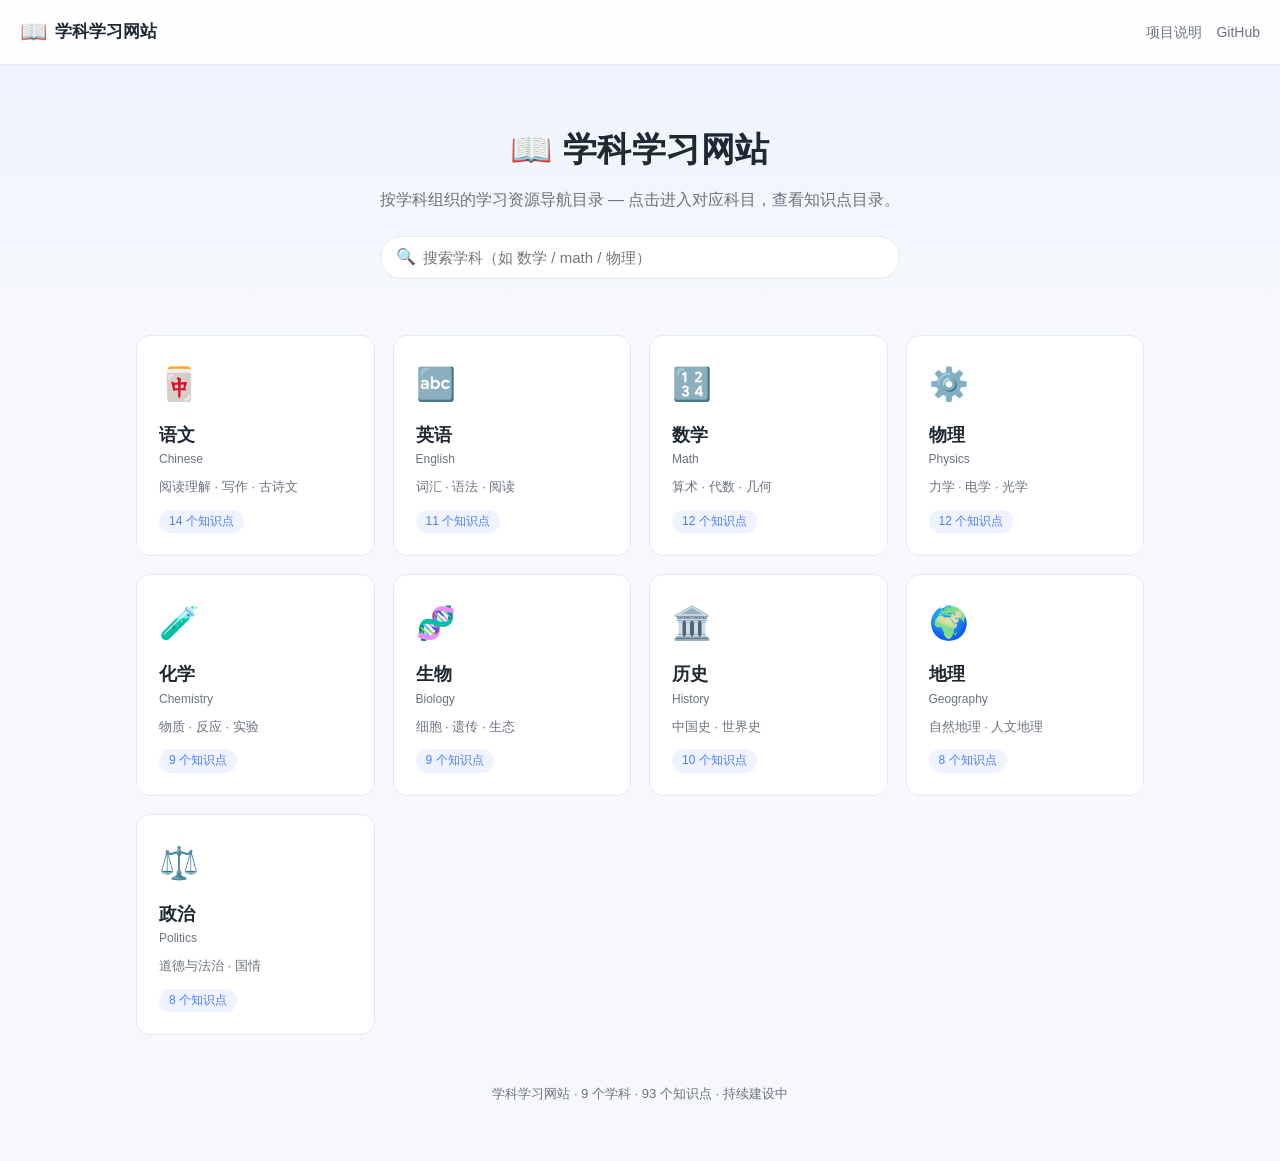
<file: index.html>
<!DOCTYPE html>
<html lang="zh-CN">
<head>
  <meta charset="UTF-8" />
  <meta name="viewport" content="width=device-width, initial-scale=1.0" />
  <title>学科学习网站 · 目录</title>
  <link rel="stylesheet" href="assets/style.css" />
</head>
<body>
  <div class="topbar">
    <div class="brand"><span class="logo">📖</span> 学科学习网站</div>
    <div class="links">
      <a href="README.md">项目说明</a>
      <a href="https://github.com/allenlinc/learn-hub">GitHub</a>
    </div>
  </div>

  <section class="hero">
    <h1>📖 学科学习网站</h1>
    <p>按学科组织的学习资源导航目录 — 点击进入对应科目，查看知识点目录。</p>
    <div class="search-wrap">
      <span class="icon">🔍</span>
      <input id="search" type="text" placeholder="搜索学科（如 数学 / math / 物理）" autocomplete="off" />
    </div>
  </section>

  <main>
    <a class="card" href="chi/" data-search="语文 chinese 阅读理解 · 写作 · 古诗文">
      <div class="emoji">🀄</div>
      <div class="name">语文</div>
      <div class="en">Chinese</div>
      <div class="desc">阅读理解 · 写作 · 古诗文</div>
      <div class="count">14 个知识点</div>
    </a>
    <a class="card" href="eng/" data-search="英语 english 词汇 · 语法 · 阅读">
      <div class="emoji">🔤</div>
      <div class="name">英语</div>
      <div class="en">English</div>
      <div class="desc">词汇 · 语法 · 阅读</div>
      <div class="count">11 个知识点</div>
    </a>
    <a class="card" href="math/" data-search="数学 math 算术 · 代数 · 几何">
      <div class="emoji">🔢</div>
      <div class="name">数学</div>
      <div class="en">Math</div>
      <div class="desc">算术 · 代数 · 几何</div>
      <div class="count">12 个知识点</div>
    </a>
    <a class="card" href="phy/" data-search="物理 physics 力学 · 电学 · 光学">
      <div class="emoji">⚙️</div>
      <div class="name">物理</div>
      <div class="en">Physics</div>
      <div class="desc">力学 · 电学 · 光学</div>
      <div class="count">12 个知识点</div>
    </a>
    <a class="card" href="chem/" data-search="化学 chemistry 物质 · 反应 · 实验">
      <div class="emoji">🧪</div>
      <div class="name">化学</div>
      <div class="en">Chemistry</div>
      <div class="desc">物质 · 反应 · 实验</div>
      <div class="count">9 个知识点</div>
    </a>
    <a class="card" href="bio/" data-search="生物 biology 细胞 · 遗传 · 生态">
      <div class="emoji">🧬</div>
      <div class="name">生物</div>
      <div class="en">Biology</div>
      <div class="desc">细胞 · 遗传 · 生态</div>
      <div class="count">9 个知识点</div>
    </a>
    <a class="card" href="hist/" data-search="历史 history 中国史 · 世界史">
      <div class="emoji">🏛️</div>
      <div class="name">历史</div>
      <div class="en">History</div>
      <div class="desc">中国史 · 世界史</div>
      <div class="count">10 个知识点</div>
    </a>
    <a class="card" href="geo/" data-search="地理 geography 自然地理 · 人文地理">
      <div class="emoji">🌍</div>
      <div class="name">地理</div>
      <div class="en">Geography</div>
      <div class="desc">自然地理 · 人文地理</div>
      <div class="count">8 个知识点</div>
    </a>
    <a class="card" href="pol/" data-search="政治 politics 道德与法治 · 国情">
      <div class="emoji">⚖️</div>
      <div class="name">政治</div>
      <div class="en">Politics</div>
      <div class="desc">道德与法治 · 国情</div>
      <div class="count">8 个知识点</div>
    </a>
  </main>

  <div id="empty" class="empty is-hidden">没有找到匹配的学科，试试其他关键词。</div>

  <footer>
    学科学习网站 · 9 个学科 · 93 个知识点 · 持续建设中
  </footer>

  <script src="assets/app.js"></script>
</body>
</html>
</file>
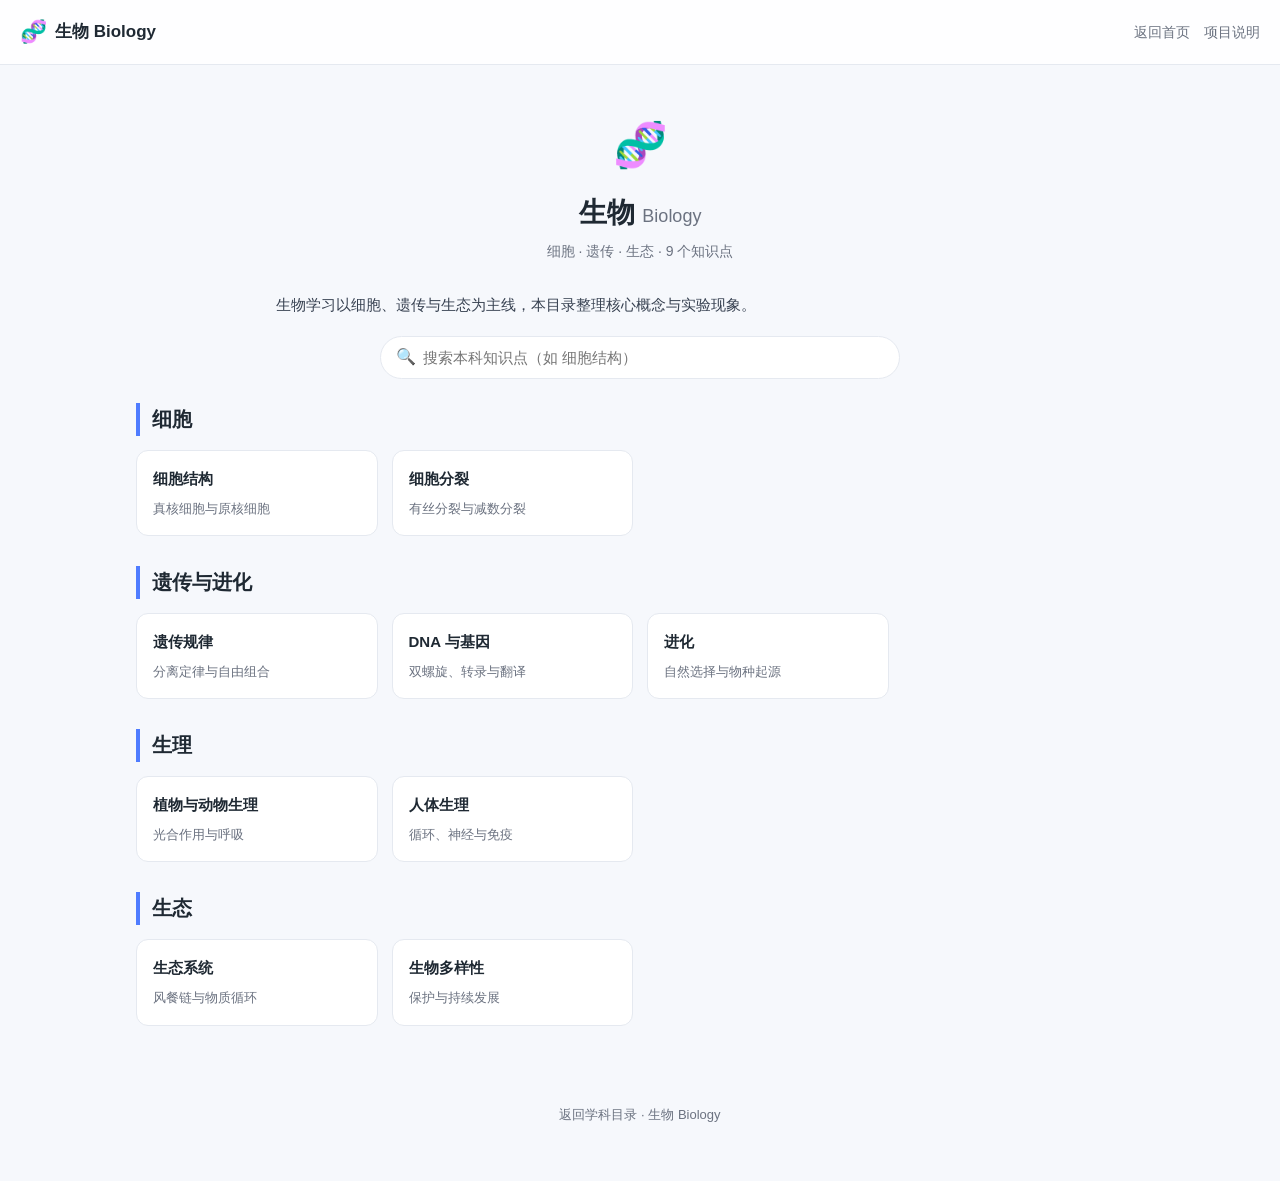
<file: bio/index.html>
<!DOCTYPE html>
<html lang="zh-CN">
<head>
  <meta charset="UTF-8" />
  <meta name="viewport" content="width=device-width, initial-scale=1.0" />
  <title>生物 Biology · 学科学习网站</title>
  <link rel="stylesheet" href="../assets/style.css" />
</head>
<body>
  <div class="topbar">
    <div class="brand"><span class="logo">🧬</span> 生物 Biology</div>
    <div class="links">
      <a href="../">返回首页</a>
      <a href="../README.md">项目说明</a>
    </div>
  </div>

  <section class="subject-header">
    <div class="big-emoji">🧬</div>
    <h1>生物 <span style="color:var(--muted);font-weight:500;font-size:18px;">Biology</span></h1>
    <div class="sub">细胞 · 遗传 · 生态 · 9 个知识点</div>
  </section>

  <p class="subject-intro">生物学习以细胞、遗传与生态为主线，本目录整理核心概念与实验现象。</p>

  <div class="search-wrap" style="max-width:520px;margin:18px auto 0;">
    <span class="icon">🔍</span>
    <input id="search" type="text" placeholder="搜索本科知识点（如 细胞结构）" autocomplete="off" />
  </div>

  <div class="chapters">
    <section class="chapter" data-group>
      <h2>细胞</h2>
      <div class="topics">
        <div class="topic" data-search="细胞结构 真核细胞与原核细胞">
          <div class="t-title">细胞结构</div>
          <div class="t-desc">真核细胞与原核细胞</div>
        </div>
        <div class="topic" data-search="细胞分裂 有丝分裂与减数分裂">
          <div class="t-title">细胞分裂</div>
          <div class="t-desc">有丝分裂与减数分裂</div>
        </div>
      </div>
    </section>
    <section class="chapter" data-group>
      <h2>遗传与进化</h2>
      <div class="topics">
        <div class="topic" data-search="遗传规律 分离定律与自由组合">
          <div class="t-title">遗传规律</div>
          <div class="t-desc">分离定律与自由组合</div>
        </div>
        <div class="topic" data-search="dna 与基因 双螺旋、转录与翻译">
          <div class="t-title">DNA 与基因</div>
          <div class="t-desc">双螺旋、转录与翻译</div>
        </div>
        <div class="topic" data-search="进化 自然选择与物种起源">
          <div class="t-title">进化</div>
          <div class="t-desc">自然选择与物种起源</div>
        </div>
      </div>
    </section>
    <section class="chapter" data-group>
      <h2>生理</h2>
      <div class="topics">
        <div class="topic" data-search="植物与动物生理 光合作用与呼吸">
          <div class="t-title">植物与动物生理</div>
          <div class="t-desc">光合作用与呼吸</div>
        </div>
        <div class="topic" data-search="人体生理 循环、神经与免疫">
          <div class="t-title">人体生理</div>
          <div class="t-desc">循环、神经与免疫</div>
        </div>
      </div>
    </section>
    <section class="chapter" data-group>
      <h2>生态</h2>
      <div class="topics">
        <div class="topic" data-search="生态系统 风餐链与物质循环">
          <div class="t-title">生态系统</div>
          <div class="t-desc">风餐链与物质循环</div>
        </div>
        <div class="topic" data-search="生物多样性 保护与持续发展">
          <div class="t-title">生物多样性</div>
          <div class="t-desc">保护与持续发展</div>
        </div>
      </div>
    </section>
  </div>

  <div id="empty" class="empty is-hidden">本科目录中没有匹配的知识点。</div>

  <footer>
    <a href="../">返回学科目录</a> · 生物 Biology
  </footer>

  <script src="../assets/app.js"></script>
</body>
</html>
</file>
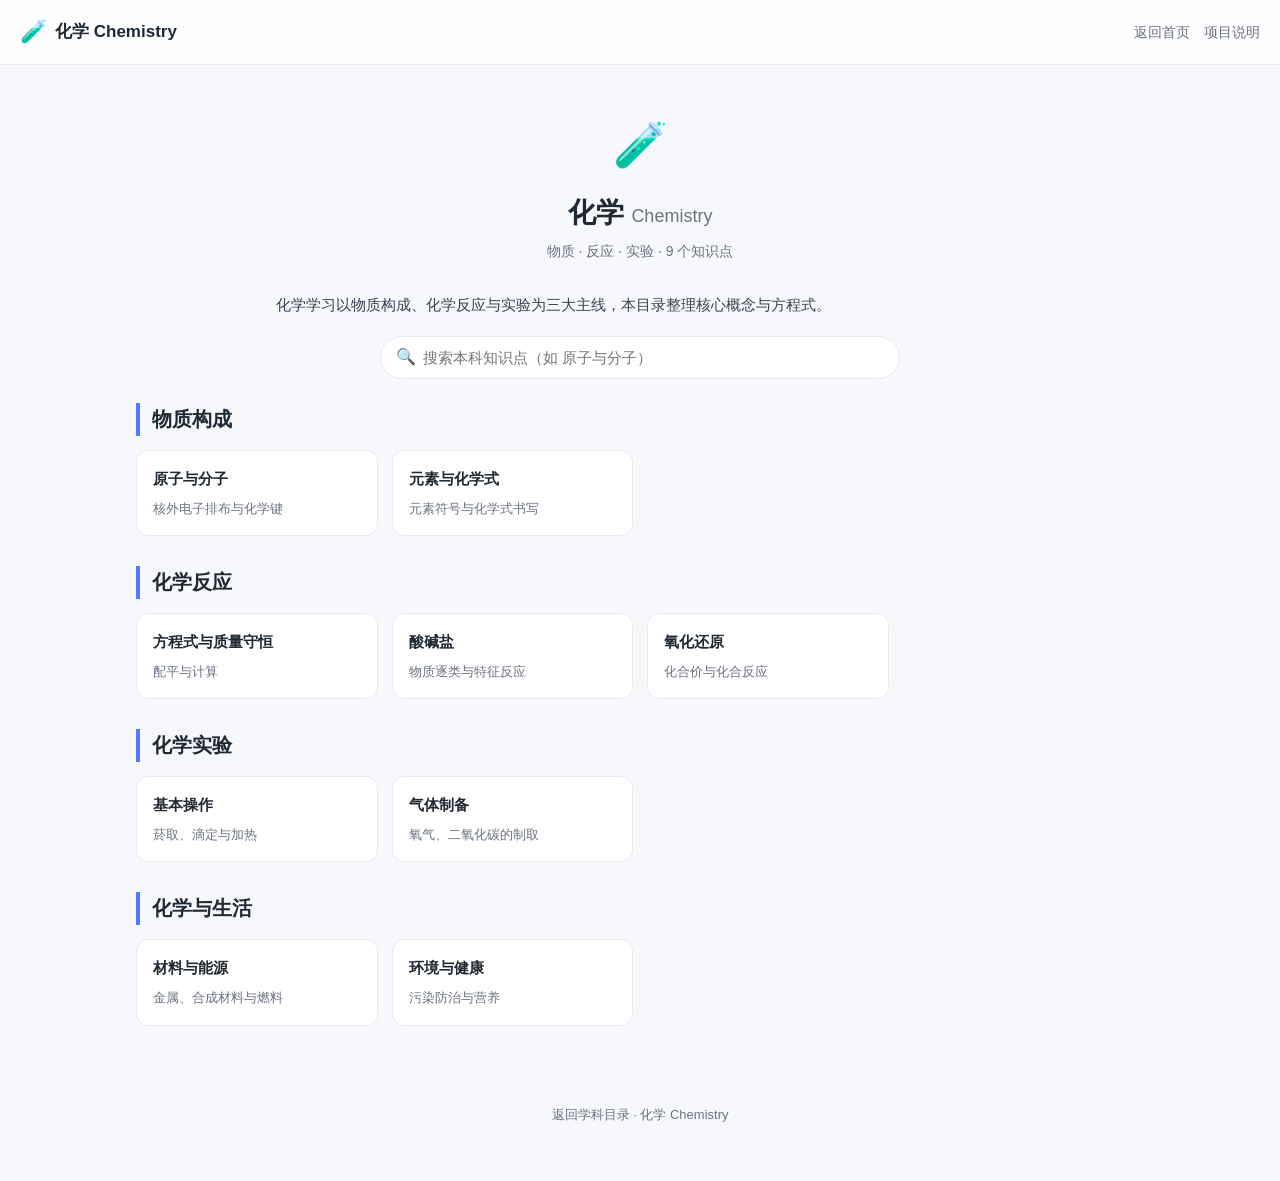
<file: chem/index.html>
<!DOCTYPE html>
<html lang="zh-CN">
<head>
  <meta charset="UTF-8" />
  <meta name="viewport" content="width=device-width, initial-scale=1.0" />
  <title>化学 Chemistry · 学科学习网站</title>
  <link rel="stylesheet" href="../assets/style.css" />
</head>
<body>
  <div class="topbar">
    <div class="brand"><span class="logo">🧪</span> 化学 Chemistry</div>
    <div class="links">
      <a href="../">返回首页</a>
      <a href="../README.md">项目说明</a>
    </div>
  </div>

  <section class="subject-header">
    <div class="big-emoji">🧪</div>
    <h1>化学 <span style="color:var(--muted);font-weight:500;font-size:18px;">Chemistry</span></h1>
    <div class="sub">物质 · 反应 · 实验 · 9 个知识点</div>
  </section>

  <p class="subject-intro">化学学习以物质构成、化学反应与实验为三大主线，本目录整理核心概念与方程式。</p>

  <div class="search-wrap" style="max-width:520px;margin:18px auto 0;">
    <span class="icon">🔍</span>
    <input id="search" type="text" placeholder="搜索本科知识点（如 原子与分子）" autocomplete="off" />
  </div>

  <div class="chapters">
    <section class="chapter" data-group>
      <h2>物质构成</h2>
      <div class="topics">
        <div class="topic" data-search="原子与分子 核外电子排布与化学键">
          <div class="t-title">原子与分子</div>
          <div class="t-desc">核外电子排布与化学键</div>
        </div>
        <div class="topic" data-search="元素与化学式 元素符号与化学式书写">
          <div class="t-title">元素与化学式</div>
          <div class="t-desc">元素符号与化学式书写</div>
        </div>
      </div>
    </section>
    <section class="chapter" data-group>
      <h2>化学反应</h2>
      <div class="topics">
        <div class="topic" data-search="方程式与质量守恒 配平与计算">
          <div class="t-title">方程式与质量守恒</div>
          <div class="t-desc">配平与计算</div>
        </div>
        <div class="topic" data-search="酸碱盐 物质逐类与特征反应">
          <div class="t-title">酸碱盐</div>
          <div class="t-desc">物质逐类与特征反应</div>
        </div>
        <div class="topic" data-search="氧化还原 化合价与化合反应">
          <div class="t-title">氧化还原</div>
          <div class="t-desc">化合价与化合反应</div>
        </div>
      </div>
    </section>
    <section class="chapter" data-group>
      <h2>化学实验</h2>
      <div class="topics">
        <div class="topic" data-search="基本操作 菸取、滴定与加热">
          <div class="t-title">基本操作</div>
          <div class="t-desc">菸取、滴定与加热</div>
        </div>
        <div class="topic" data-search="气体制备 氧气、二氧化碳的制取">
          <div class="t-title">气体制备</div>
          <div class="t-desc">氧气、二氧化碳的制取</div>
        </div>
      </div>
    </section>
    <section class="chapter" data-group>
      <h2>化学与生活</h2>
      <div class="topics">
        <div class="topic" data-search="材料与能源 金属、合成材料与燃料">
          <div class="t-title">材料与能源</div>
          <div class="t-desc">金属、合成材料与燃料</div>
        </div>
        <div class="topic" data-search="环境与健康 污染防治与营养">
          <div class="t-title">环境与健康</div>
          <div class="t-desc">污染防治与营养</div>
        </div>
      </div>
    </section>
  </div>

  <div id="empty" class="empty is-hidden">本科目录中没有匹配的知识点。</div>

  <footer>
    <a href="../">返回学科目录</a> · 化学 Chemistry
  </footer>

  <script src="../assets/app.js"></script>
</body>
</html>
</file>
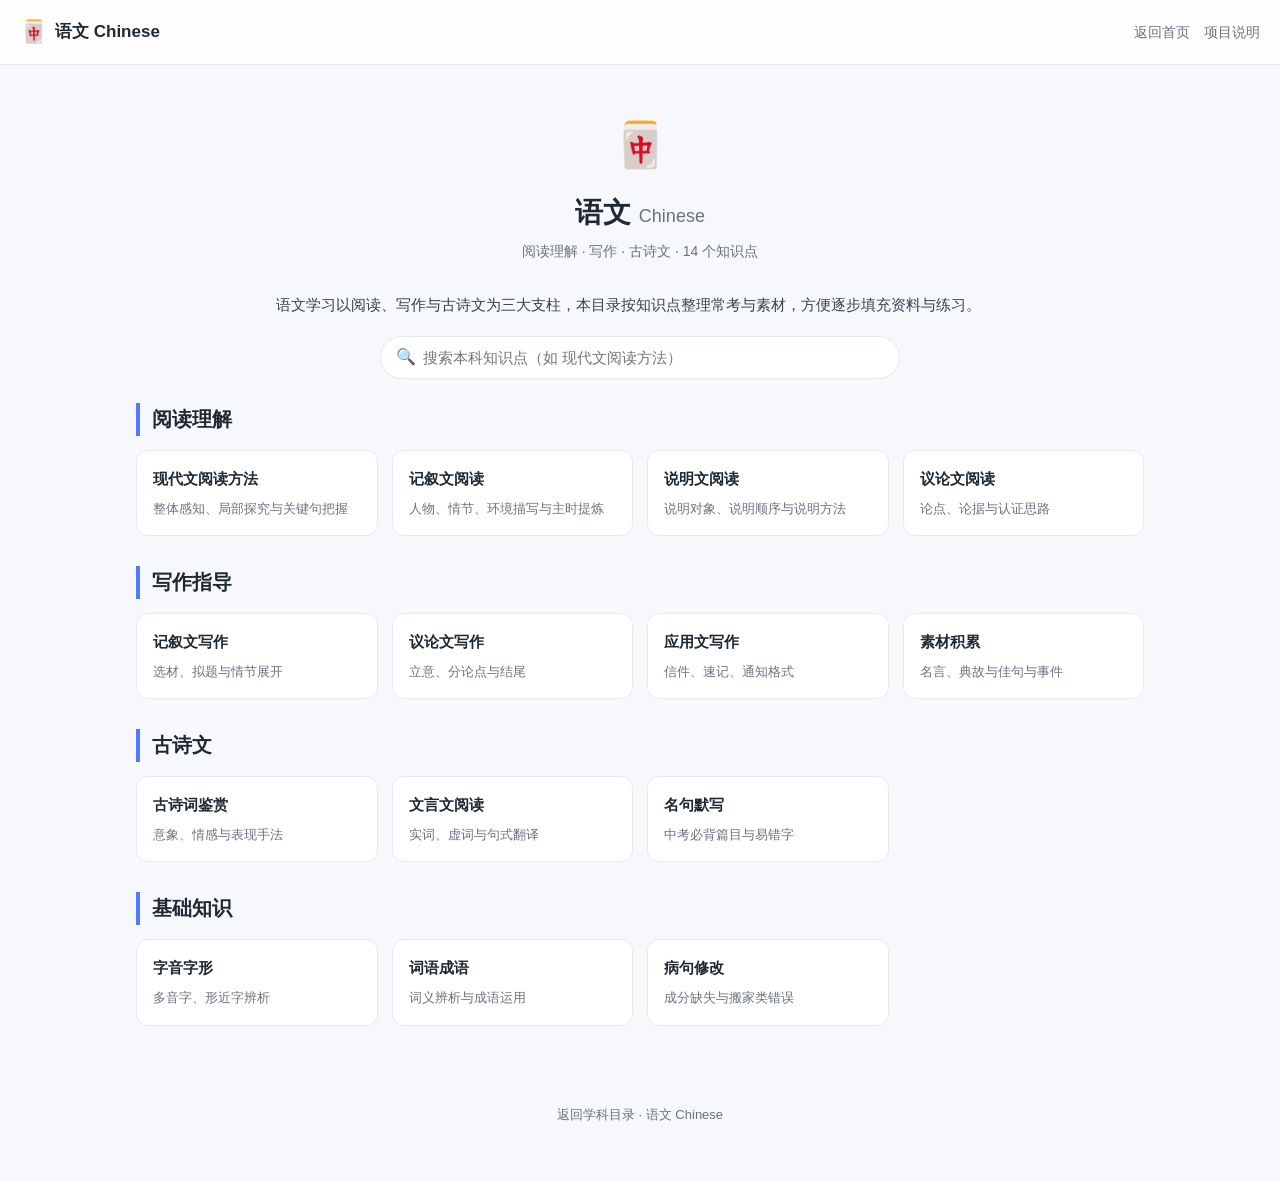
<file: chi/index.html>
<!DOCTYPE html>
<html lang="zh-CN">
<head>
  <meta charset="UTF-8" />
  <meta name="viewport" content="width=device-width, initial-scale=1.0" />
  <title>语文 Chinese · 学科学习网站</title>
  <link rel="stylesheet" href="../assets/style.css" />
</head>
<body>
  <div class="topbar">
    <div class="brand"><span class="logo">🀄</span> 语文 Chinese</div>
    <div class="links">
      <a href="../">返回首页</a>
      <a href="../README.md">项目说明</a>
    </div>
  </div>

  <section class="subject-header">
    <div class="big-emoji">🀄</div>
    <h1>语文 <span style="color:var(--muted);font-weight:500;font-size:18px;">Chinese</span></h1>
    <div class="sub">阅读理解 · 写作 · 古诗文 · 14 个知识点</div>
  </section>

  <p class="subject-intro">语文学习以阅读、写作与古诗文为三大支柱，本目录按知识点整理常考与素材，方便逐步填充资料与练习。</p>

  <div class="search-wrap" style="max-width:520px;margin:18px auto 0;">
    <span class="icon">🔍</span>
    <input id="search" type="text" placeholder="搜索本科知识点（如 现代文阅读方法）" autocomplete="off" />
  </div>

  <div class="chapters">
    <section class="chapter" data-group>
      <h2>阅读理解</h2>
      <div class="topics">
        <div class="topic" data-search="现代文阅读方法 整体感知、局部探究与关键句把握">
          <div class="t-title">现代文阅读方法</div>
          <div class="t-desc">整体感知、局部探究与关键句把握</div>
        </div>
        <div class="topic" data-search="记叙文阅读 人物、情节、环境描写与主时提炼">
          <div class="t-title">记叙文阅读</div>
          <div class="t-desc">人物、情节、环境描写与主时提炼</div>
        </div>
        <div class="topic" data-search="说明文阅读 说明对象、说明顺序与说明方法">
          <div class="t-title">说明文阅读</div>
          <div class="t-desc">说明对象、说明顺序与说明方法</div>
        </div>
        <div class="topic" data-search="议论文阅读 论点、论据与认证思路">
          <div class="t-title">议论文阅读</div>
          <div class="t-desc">论点、论据与认证思路</div>
        </div>
      </div>
    </section>
    <section class="chapter" data-group>
      <h2>写作指导</h2>
      <div class="topics">
        <div class="topic" data-search="记叙文写作 选材、拟题与情节展开">
          <div class="t-title">记叙文写作</div>
          <div class="t-desc">选材、拟题与情节展开</div>
        </div>
        <div class="topic" data-search="议论文写作 立意、分论点与结尾">
          <div class="t-title">议论文写作</div>
          <div class="t-desc">立意、分论点与结尾</div>
        </div>
        <div class="topic" data-search="应用文写作 信件、速记、通知格式">
          <div class="t-title">应用文写作</div>
          <div class="t-desc">信件、速记、通知格式</div>
        </div>
        <div class="topic" data-search="素材积累 名言、典故与佳句与事件">
          <div class="t-title">素材积累</div>
          <div class="t-desc">名言、典故与佳句与事件</div>
        </div>
      </div>
    </section>
    <section class="chapter" data-group>
      <h2>古诗文</h2>
      <div class="topics">
        <div class="topic" data-search="古诗词鉴赏 意象、情感与表现手法">
          <div class="t-title">古诗词鉴赏</div>
          <div class="t-desc">意象、情感与表现手法</div>
        </div>
        <div class="topic" data-search="文言文阅读 实词、虚词与句式翻译">
          <div class="t-title">文言文阅读</div>
          <div class="t-desc">实词、虚词与句式翻译</div>
        </div>
        <div class="topic" data-search="名句默写 中考必背篇目与易错字">
          <div class="t-title">名句默写</div>
          <div class="t-desc">中考必背篇目与易错字</div>
        </div>
      </div>
    </section>
    <section class="chapter" data-group>
      <h2>基础知识</h2>
      <div class="topics">
        <div class="topic" data-search="字音字形 多音字、形近字辨析">
          <div class="t-title">字音字形</div>
          <div class="t-desc">多音字、形近字辨析</div>
        </div>
        <div class="topic" data-search="词语成语 词义辨析与成语运用">
          <div class="t-title">词语成语</div>
          <div class="t-desc">词义辨析与成语运用</div>
        </div>
        <div class="topic" data-search="病句修改 成分缺失与搬家类错误">
          <div class="t-title">病句修改</div>
          <div class="t-desc">成分缺失与搬家类错误</div>
        </div>
      </div>
    </section>
  </div>

  <div id="empty" class="empty is-hidden">本科目录中没有匹配的知识点。</div>

  <footer>
    <a href="../">返回学科目录</a> · 语文 Chinese
  </footer>

  <script src="../assets/app.js"></script>
</body>
</html>
</file>
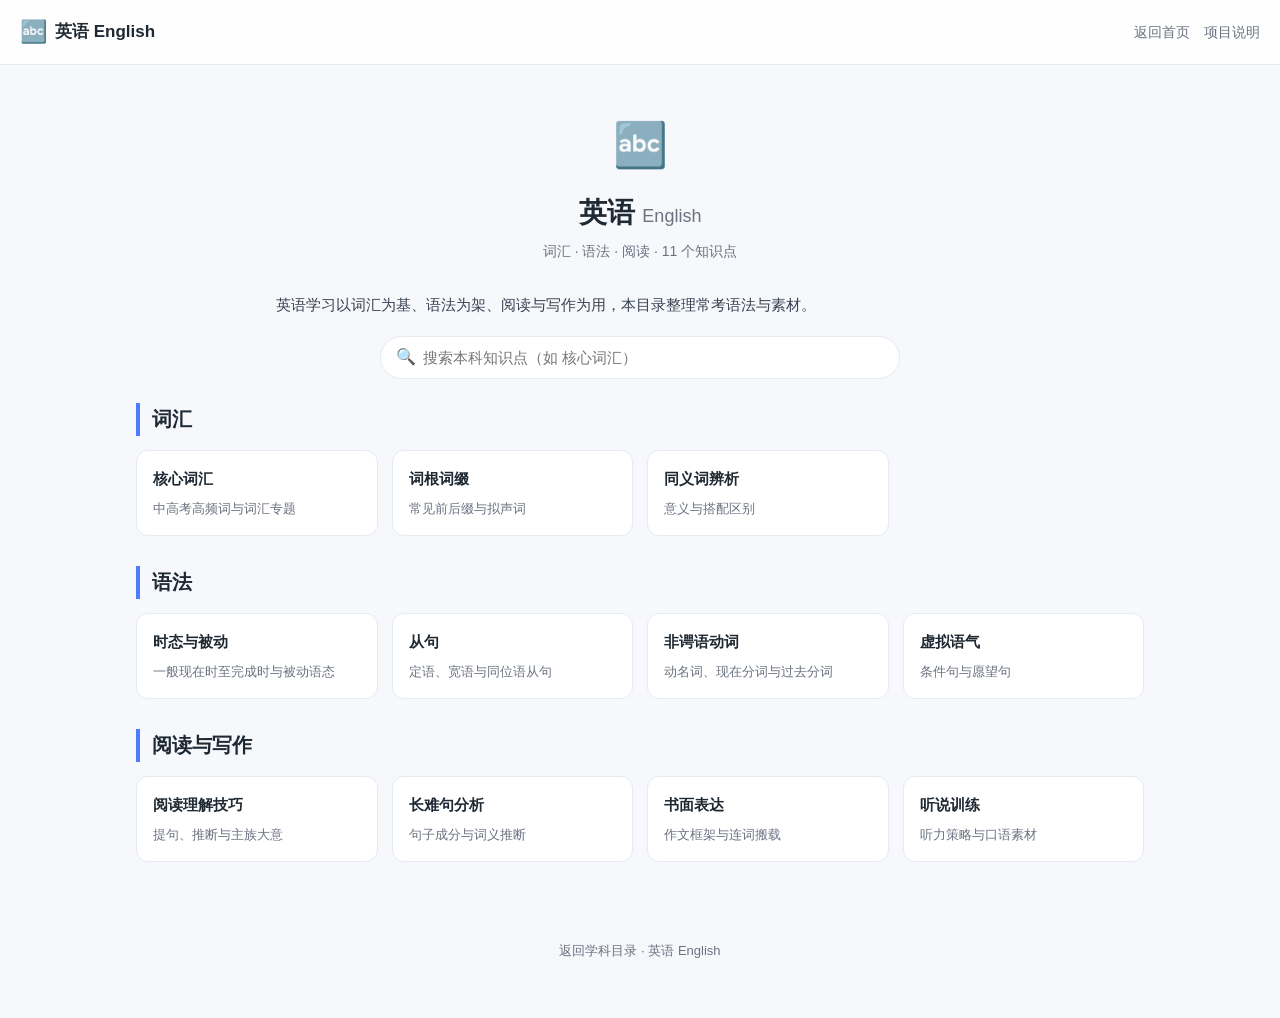
<file: eng/index.html>
<!DOCTYPE html>
<html lang="zh-CN">
<head>
  <meta charset="UTF-8" />
  <meta name="viewport" content="width=device-width, initial-scale=1.0" />
  <title>英语 English · 学科学习网站</title>
  <link rel="stylesheet" href="../assets/style.css" />
</head>
<body>
  <div class="topbar">
    <div class="brand"><span class="logo">🔤</span> 英语 English</div>
    <div class="links">
      <a href="../">返回首页</a>
      <a href="../README.md">项目说明</a>
    </div>
  </div>

  <section class="subject-header">
    <div class="big-emoji">🔤</div>
    <h1>英语 <span style="color:var(--muted);font-weight:500;font-size:18px;">English</span></h1>
    <div class="sub">词汇 · 语法 · 阅读 · 11 个知识点</div>
  </section>

  <p class="subject-intro">英语学习以词汇为基、语法为架、阅读与写作为用，本目录整理常考语法与素材。</p>

  <div class="search-wrap" style="max-width:520px;margin:18px auto 0;">
    <span class="icon">🔍</span>
    <input id="search" type="text" placeholder="搜索本科知识点（如 核心词汇）" autocomplete="off" />
  </div>

  <div class="chapters">
    <section class="chapter" data-group>
      <h2>词汇</h2>
      <div class="topics">
        <div class="topic" data-search="核心词汇 中高考高频词与词汇专题">
          <div class="t-title">核心词汇</div>
          <div class="t-desc">中高考高频词与词汇专题</div>
        </div>
        <div class="topic" data-search="词根词缀 常见前后缀与拟声词">
          <div class="t-title">词根词缀</div>
          <div class="t-desc">常见前后缀与拟声词</div>
        </div>
        <div class="topic" data-search="同义词辨析 意义与搭配区别">
          <div class="t-title">同义词辨析</div>
          <div class="t-desc">意义与搭配区别</div>
        </div>
      </div>
    </section>
    <section class="chapter" data-group>
      <h2>语法</h2>
      <div class="topics">
        <div class="topic" data-search="时态与被动 一般现在时至完成时与被动语态">
          <div class="t-title">时态与被动</div>
          <div class="t-desc">一般现在时至完成时与被动语态</div>
        </div>
        <div class="topic" data-search="从句 定语、宽语与同位语从句">
          <div class="t-title">从句</div>
          <div class="t-desc">定语、宽语与同位语从句</div>
        </div>
        <div class="topic" data-search="非谔语动词 动名词、现在分词与过去分词">
          <div class="t-title">非谔语动词</div>
          <div class="t-desc">动名词、现在分词与过去分词</div>
        </div>
        <div class="topic" data-search="虚拟语气 条件句与愿望句">
          <div class="t-title">虚拟语气</div>
          <div class="t-desc">条件句与愿望句</div>
        </div>
      </div>
    </section>
    <section class="chapter" data-group>
      <h2>阅读与写作</h2>
      <div class="topics">
        <div class="topic" data-search="阅读理解技巧 提句、推断与主族大意">
          <div class="t-title">阅读理解技巧</div>
          <div class="t-desc">提句、推断与主族大意</div>
        </div>
        <div class="topic" data-search="长难句分析 句子成分与词义推断">
          <div class="t-title">长难句分析</div>
          <div class="t-desc">句子成分与词义推断</div>
        </div>
        <div class="topic" data-search="书面表达 作文框架与连词搬载">
          <div class="t-title">书面表达</div>
          <div class="t-desc">作文框架与连词搬载</div>
        </div>
        <div class="topic" data-search="听说训练 听力策略与口语素材">
          <div class="t-title">听说训练</div>
          <div class="t-desc">听力策略与口语素材</div>
        </div>
      </div>
    </section>
  </div>

  <div id="empty" class="empty is-hidden">本科目录中没有匹配的知识点。</div>

  <footer>
    <a href="../">返回学科目录</a> · 英语 English
  </footer>

  <script src="../assets/app.js"></script>
</body>
</html>
</file>
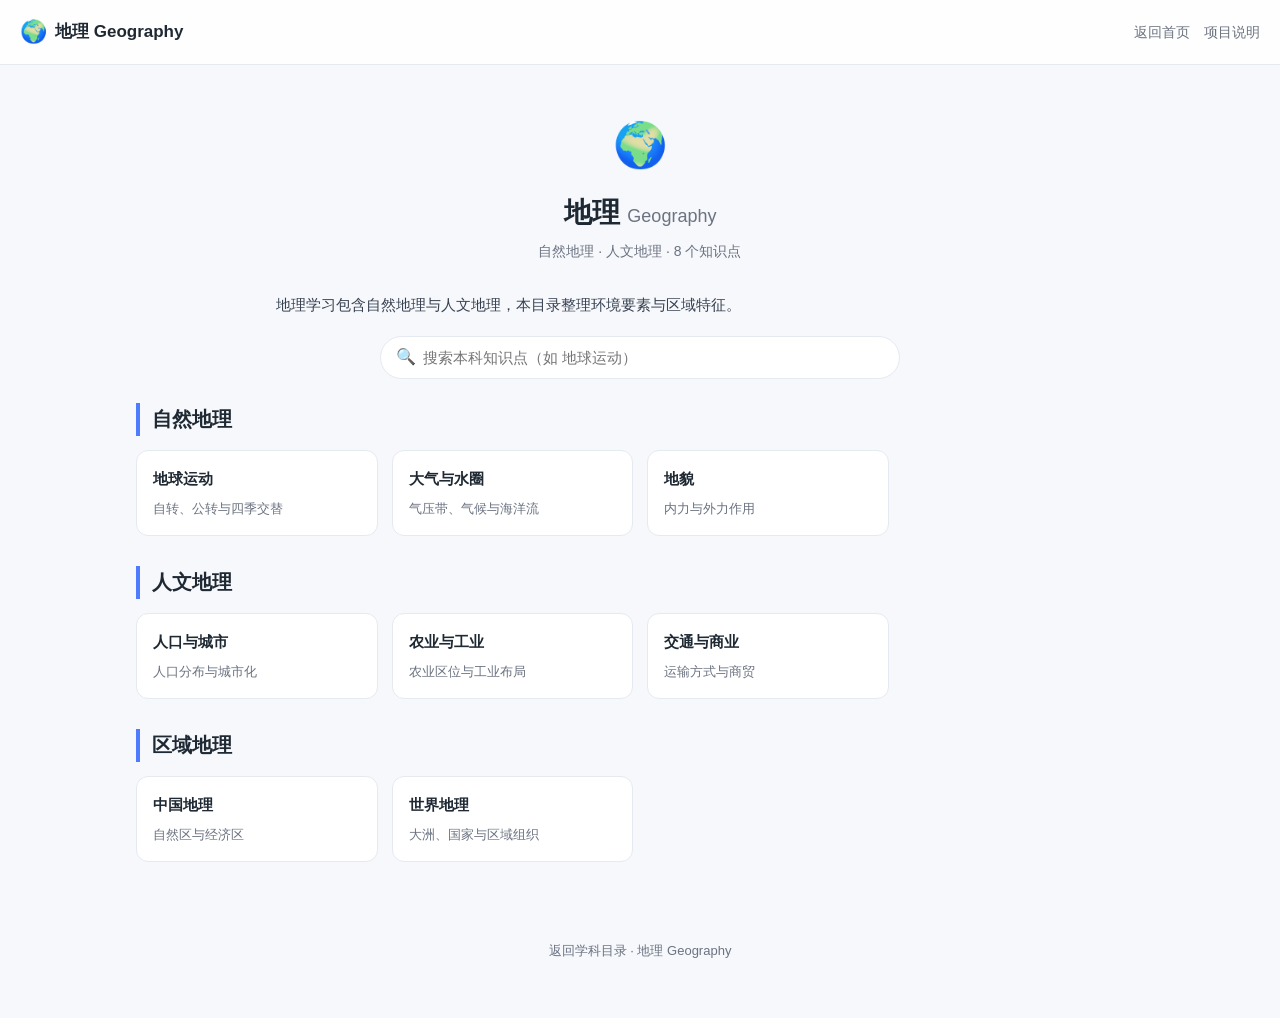
<file: geo/index.html>
<!DOCTYPE html>
<html lang="zh-CN">
<head>
  <meta charset="UTF-8" />
  <meta name="viewport" content="width=device-width, initial-scale=1.0" />
  <title>地理 Geography · 学科学习网站</title>
  <link rel="stylesheet" href="../assets/style.css" />
</head>
<body>
  <div class="topbar">
    <div class="brand"><span class="logo">🌍</span> 地理 Geography</div>
    <div class="links">
      <a href="../">返回首页</a>
      <a href="../README.md">项目说明</a>
    </div>
  </div>

  <section class="subject-header">
    <div class="big-emoji">🌍</div>
    <h1>地理 <span style="color:var(--muted);font-weight:500;font-size:18px;">Geography</span></h1>
    <div class="sub">自然地理 · 人文地理 · 8 个知识点</div>
  </section>

  <p class="subject-intro">地理学习包含自然地理与人文地理，本目录整理环境要素与区域特征。</p>

  <div class="search-wrap" style="max-width:520px;margin:18px auto 0;">
    <span class="icon">🔍</span>
    <input id="search" type="text" placeholder="搜索本科知识点（如 地球运动）" autocomplete="off" />
  </div>

  <div class="chapters">
    <section class="chapter" data-group>
      <h2>自然地理</h2>
      <div class="topics">
        <div class="topic" data-search="地球运动 自转、公转与四季交替">
          <div class="t-title">地球运动</div>
          <div class="t-desc">自转、公转与四季交替</div>
        </div>
        <div class="topic" data-search="大气与水圈 气压带、气候与海洋流">
          <div class="t-title">大气与水圈</div>
          <div class="t-desc">气压带、气候与海洋流</div>
        </div>
        <div class="topic" data-search="地貌 内力与外力作用">
          <div class="t-title">地貌</div>
          <div class="t-desc">内力与外力作用</div>
        </div>
      </div>
    </section>
    <section class="chapter" data-group>
      <h2>人文地理</h2>
      <div class="topics">
        <div class="topic" data-search="人口与城市 人口分布与城市化">
          <div class="t-title">人口与城市</div>
          <div class="t-desc">人口分布与城市化</div>
        </div>
        <div class="topic" data-search="农业与工业 农业区位与工业布局">
          <div class="t-title">农业与工业</div>
          <div class="t-desc">农业区位与工业布局</div>
        </div>
        <div class="topic" data-search="交通与商业 运输方式与商贸">
          <div class="t-title">交通与商业</div>
          <div class="t-desc">运输方式与商贸</div>
        </div>
      </div>
    </section>
    <section class="chapter" data-group>
      <h2>区域地理</h2>
      <div class="topics">
        <div class="topic" data-search="中国地理 自然区与经济区">
          <div class="t-title">中国地理</div>
          <div class="t-desc">自然区与经济区</div>
        </div>
        <div class="topic" data-search="世界地理 大洲、国家与区域组织">
          <div class="t-title">世界地理</div>
          <div class="t-desc">大洲、国家与区域组织</div>
        </div>
      </div>
    </section>
  </div>

  <div id="empty" class="empty is-hidden">本科目录中没有匹配的知识点。</div>

  <footer>
    <a href="../">返回学科目录</a> · 地理 Geography
  </footer>

  <script src="../assets/app.js"></script>
</body>
</html>
</file>
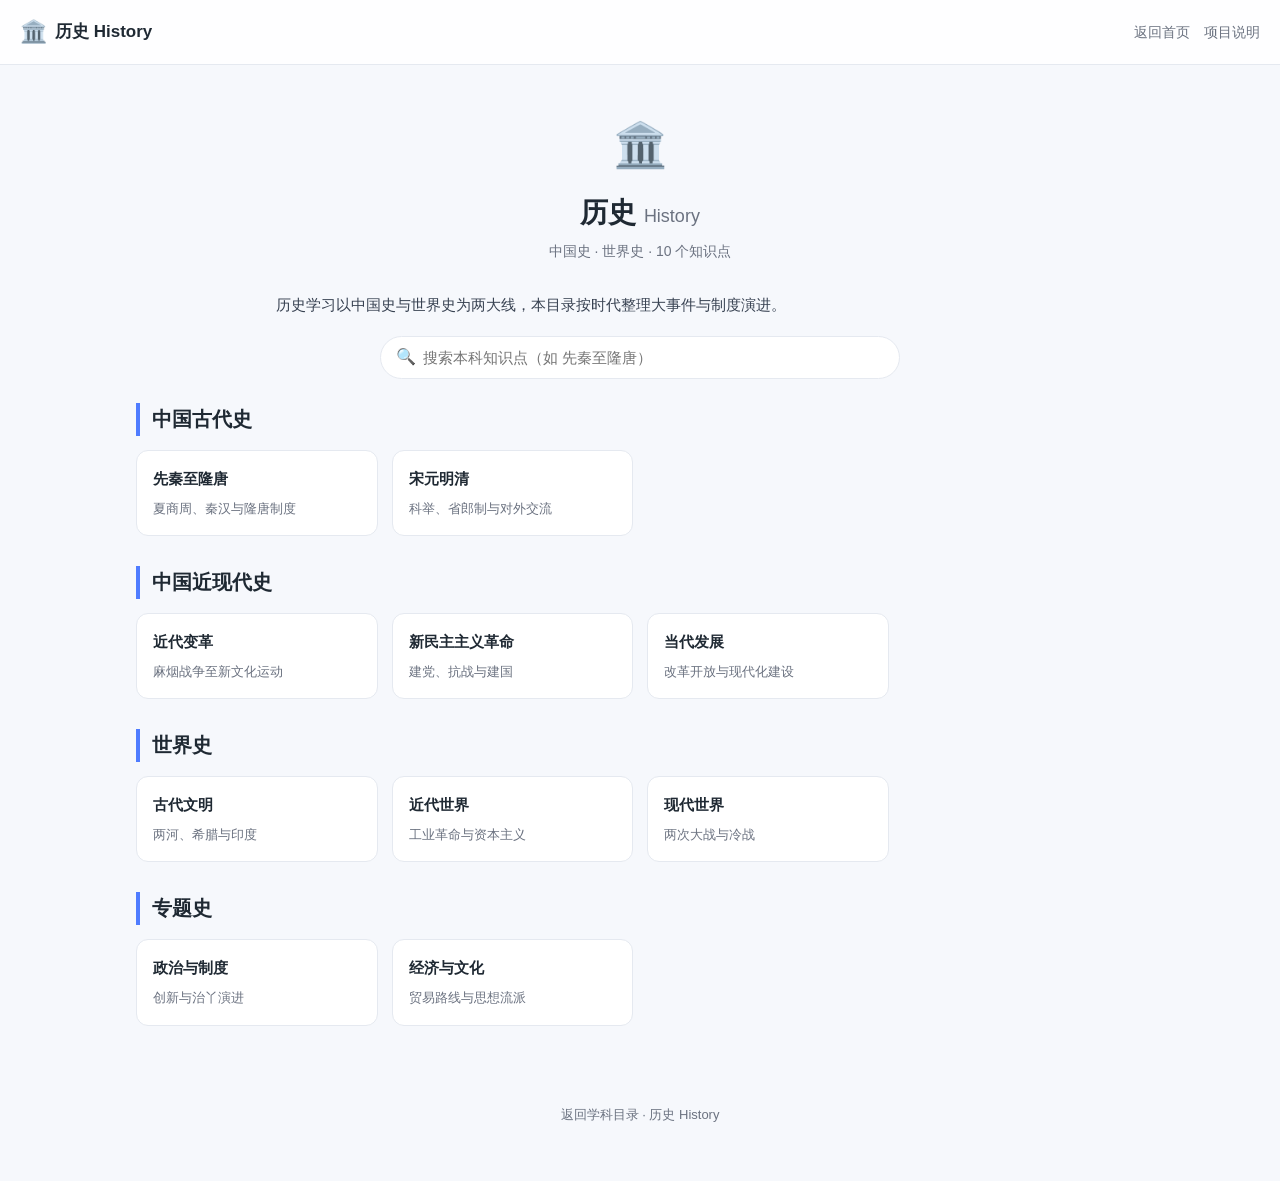
<file: hist/index.html>
<!DOCTYPE html>
<html lang="zh-CN">
<head>
  <meta charset="UTF-8" />
  <meta name="viewport" content="width=device-width, initial-scale=1.0" />
  <title>历史 History · 学科学习网站</title>
  <link rel="stylesheet" href="../assets/style.css" />
</head>
<body>
  <div class="topbar">
    <div class="brand"><span class="logo">🏛️</span> 历史 History</div>
    <div class="links">
      <a href="../">返回首页</a>
      <a href="../README.md">项目说明</a>
    </div>
  </div>

  <section class="subject-header">
    <div class="big-emoji">🏛️</div>
    <h1>历史 <span style="color:var(--muted);font-weight:500;font-size:18px;">History</span></h1>
    <div class="sub">中国史 · 世界史 · 10 个知识点</div>
  </section>

  <p class="subject-intro">历史学习以中国史与世界史为两大线，本目录按时代整理大事件与制度演进。</p>

  <div class="search-wrap" style="max-width:520px;margin:18px auto 0;">
    <span class="icon">🔍</span>
    <input id="search" type="text" placeholder="搜索本科知识点（如 先秦至隆唐）" autocomplete="off" />
  </div>

  <div class="chapters">
    <section class="chapter" data-group>
      <h2>中国古代史</h2>
      <div class="topics">
        <div class="topic" data-search="先秦至隆唐 夏商周、秦汉与隆唐制度">
          <div class="t-title">先秦至隆唐</div>
          <div class="t-desc">夏商周、秦汉与隆唐制度</div>
        </div>
        <div class="topic" data-search="宋元明清 科举、省郎制与对外交流">
          <div class="t-title">宋元明清</div>
          <div class="t-desc">科举、省郎制与对外交流</div>
        </div>
      </div>
    </section>
    <section class="chapter" data-group>
      <h2>中国近现代史</h2>
      <div class="topics">
        <div class="topic" data-search="近代变革 麻烟战争至新文化运动">
          <div class="t-title">近代变革</div>
          <div class="t-desc">麻烟战争至新文化运动</div>
        </div>
        <div class="topic" data-search="新民主主义革命 建党、抗战与建国">
          <div class="t-title">新民主主义革命</div>
          <div class="t-desc">建党、抗战与建国</div>
        </div>
        <div class="topic" data-search="当代发展 改革开放与现代化建设">
          <div class="t-title">当代发展</div>
          <div class="t-desc">改革开放与现代化建设</div>
        </div>
      </div>
    </section>
    <section class="chapter" data-group>
      <h2>世界史</h2>
      <div class="topics">
        <div class="topic" data-search="古代文明 两河、希腊与印度">
          <div class="t-title">古代文明</div>
          <div class="t-desc">两河、希腊与印度</div>
        </div>
        <div class="topic" data-search="近代世界 工业革命与资本主义">
          <div class="t-title">近代世界</div>
          <div class="t-desc">工业革命与资本主义</div>
        </div>
        <div class="topic" data-search="现代世界 两次大战与冷战">
          <div class="t-title">现代世界</div>
          <div class="t-desc">两次大战与冷战</div>
        </div>
      </div>
    </section>
    <section class="chapter" data-group>
      <h2>专题史</h2>
      <div class="topics">
        <div class="topic" data-search="政治与制度 创新与治丫演进">
          <div class="t-title">政治与制度</div>
          <div class="t-desc">创新与治丫演进</div>
        </div>
        <div class="topic" data-search="经济与文化 贸易路线与思想流派">
          <div class="t-title">经济与文化</div>
          <div class="t-desc">贸易路线与思想流派</div>
        </div>
      </div>
    </section>
  </div>

  <div id="empty" class="empty is-hidden">本科目录中没有匹配的知识点。</div>

  <footer>
    <a href="../">返回学科目录</a> · 历史 History
  </footer>

  <script src="../assets/app.js"></script>
</body>
</html>
</file>
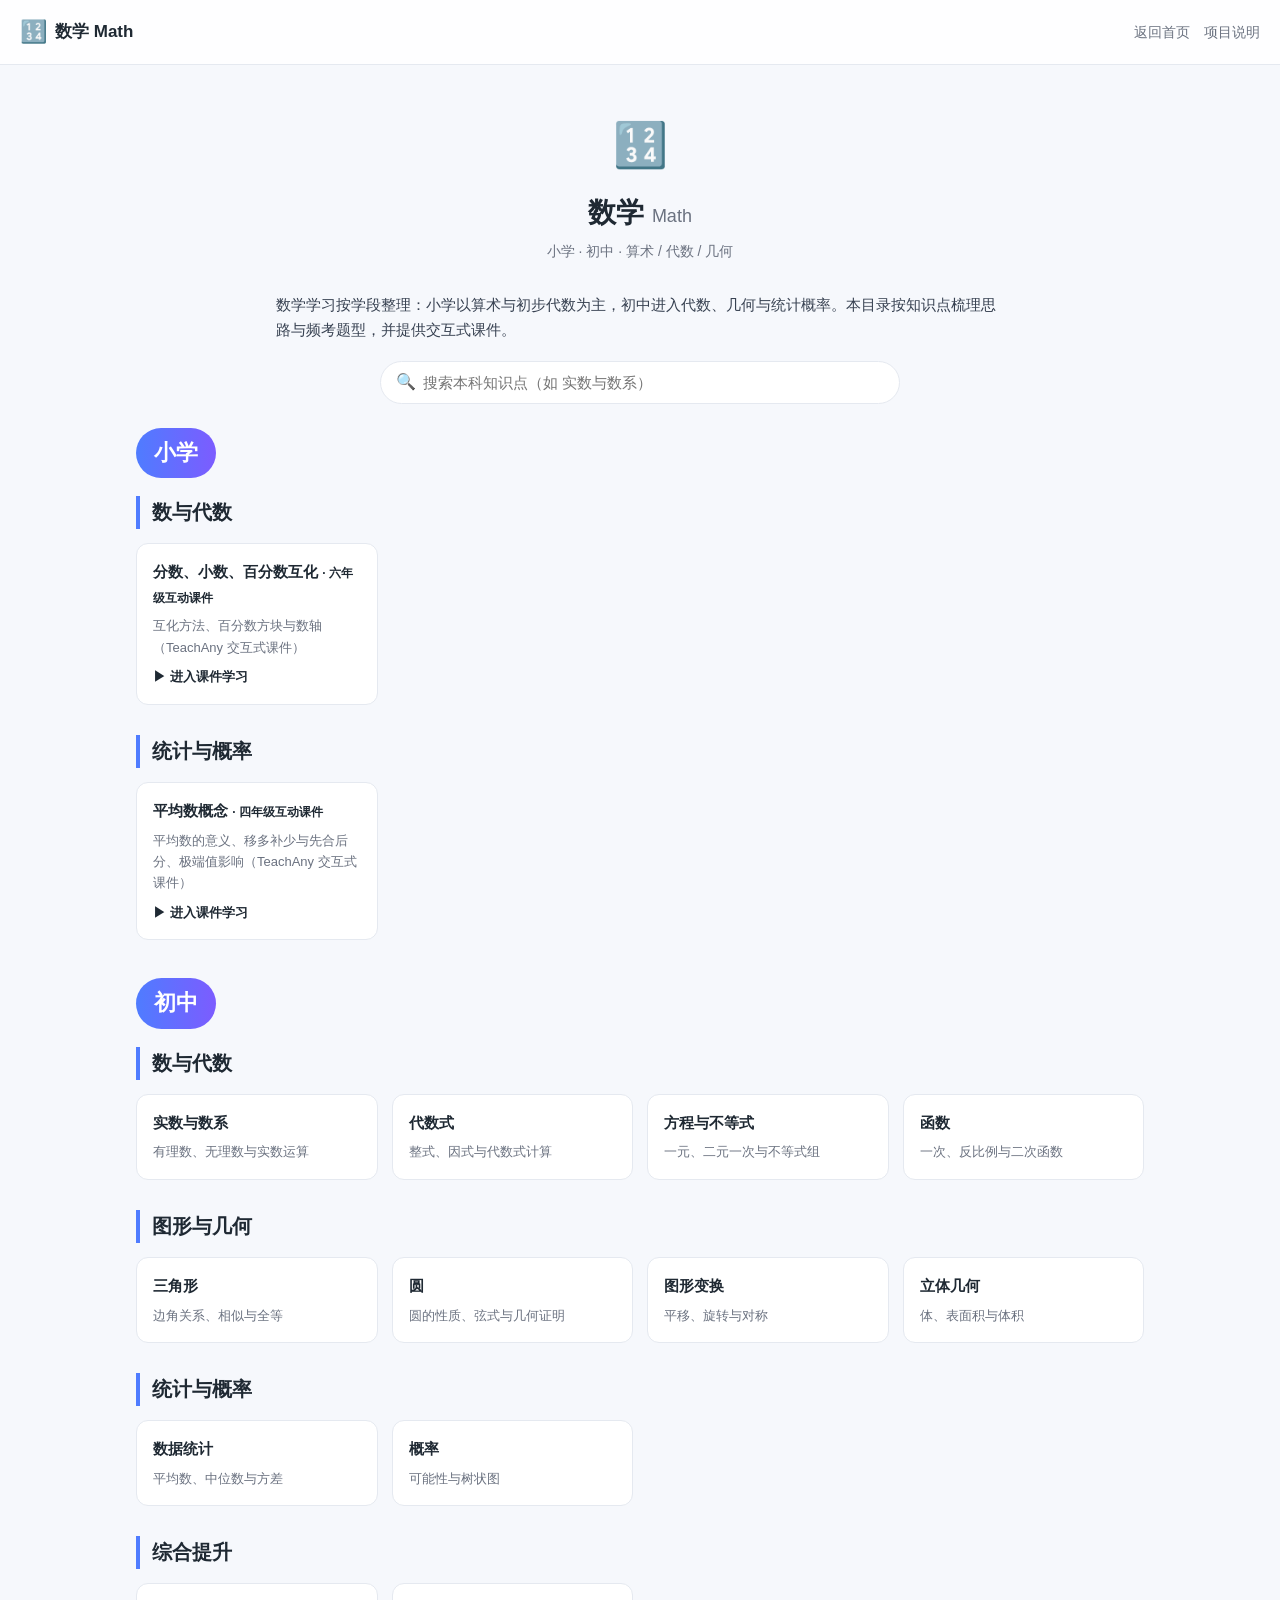
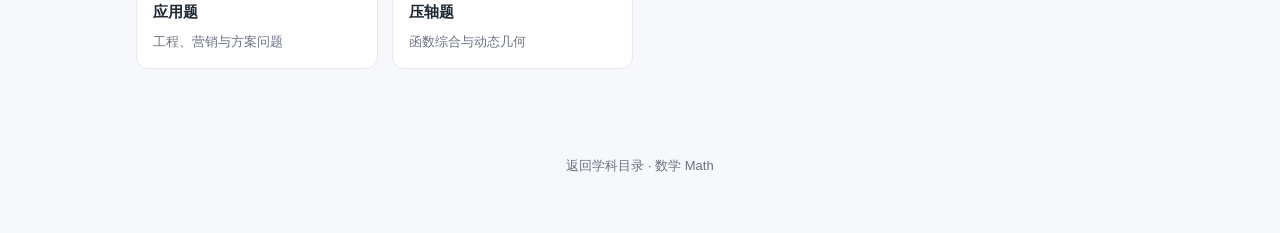
<file: math/index.html>
<!DOCTYPE html>
<html lang="zh-CN">
<head>
  <meta charset="UTF-8" />
  <meta name="viewport" content="width=device-width, initial-scale=1.0" />
  <title>数学 Math · 学科学习网站</title>
  <link rel="stylesheet" href="../assets/style.css" />
</head>
<body>
  <div class="topbar">
    <div class="brand"><span class="logo">🔢</span> 数学 Math</div>
    <div class="links">
      <a href="../">返回首页</a>
      <a href="../README.md">项目说明</a>
    </div>
  </div>

  <section class="subject-header">
    <div class="big-emoji">🔢</div>
    <h1>数学 <span style="color:var(--muted);font-weight:500;font-size:18px;">Math</span></h1>
    <div class="sub">小学 · 初中 · 算术 / 代数 / 几何</div>
  </section>

  <p class="subject-intro">数学学习按学段整理：小学以算术与初步代数为主，初中进入代数、几何与统计概率。本目录按知识点梳理思路与频考题型，并提供交互式课件。</p>

  <div class="search-wrap" style="max-width:520px;margin:18px auto 0;">
    <span class="icon">🔍</span>
    <input id="search" type="text" placeholder="搜索本科知识点（如 实数与数系）" autocomplete="off" />
  </div>

  <div class="chapters">

    <!-- 小学 -->
    <section class="stage">
      <h2>小学</h2>
      <div class="chapter">
        <h2>数与代数</h2>
        <div class="topics">
          <div class="topic" data-search="分数小数百分数互化 六年级 交互式课件">
            <a href="./math-e-fraction-decimal-percent/index.html" style="color:inherit;text-decoration:none;display:block">
              <div class="t-title">分数、小数、百分数互化 <span style="font-size:12px;color:var(--brand)">· 六年级互动课件</span></div>
              <div class="t-desc">互化方法、百分数方块与数轴（TeachAny 交互式课件）</div>
              <div class="t-cta" style="margin-top:8px;font-size:13px;font-weight:600;color:var(--brand)">▶ 进入课件学习</div>
            </a>
          </div>
        </div>
      </div>

      <div class="chapter">
        <h2>统计与概率</h2>
        <div class="topics">
          <div class="topic" data-search="平均数概念 四年级 统计与概率 交互式课件">
            <a href="./math-e-average-concept/index.html" style="color:inherit;text-decoration:none;display:block">
              <div class="t-title">平均数概念 <span style="font-size:12px;color:var(--brand)">· 四年级互动课件</span></div>
              <div class="t-desc">平均数的意义、移多补少与先合后分、极端值影响（TeachAny 交互式课件）</div>
              <div class="t-cta" style="margin-top:8px;font-size:13px;font-weight:600;color:var(--brand)">▶ 进入课件学习</div>
            </a>
          </div>
        </div>
      </div>
    </section>

    <!-- 初中 -->
    <section class="stage">
      <h2>初中</h2>
      <div class="chapter">
        <h2>数与代数</h2>
        <div class="topics">
          <div class="topic" data-search="实数与数系 有理数、无理数与实数运算">
            <div class="t-title">实数与数系</div>
            <div class="t-desc">有理数、无理数与实数运算</div>
          </div>
          <div class="topic" data-search="代数式 整式、因式与代数式计算">
            <div class="t-title">代数式</div>
            <div class="t-desc">整式、因式与代数式计算</div>
          </div>
          <div class="topic" data-search="方程与不等式 一元、二元一次与不等式组">
            <div class="t-title">方程与不等式</div>
            <div class="t-desc">一元、二元一次与不等式组</div>
          </div>
          <div class="topic" data-search="函数 一次、反比例与二次函数">
            <div class="t-title">函数</div>
            <div class="t-desc">一次、反比例与二次函数</div>
          </div>
        </div>
      </div>
      <div class="chapter">
        <h2>图形与几何</h2>
        <div class="topics">
          <div class="topic" data-search="三角形 边角关系、相似与全等">
            <div class="t-title">三角形</div>
            <div class="t-desc">边角关系、相似与全等</div>
          </div>
          <div class="topic" data-search="圆 圆的性质、弦式与几何证明">
            <div class="t-title">圆</div>
            <div class="t-desc">圆的性质、弦式与几何证明</div>
          </div>
          <div class="topic" data-search="图形变换 平移、旋转与对称">
            <div class="t-title">图形变换</div>
            <div class="t-desc">平移、旋转与对称</div>
          </div>
          <div class="topic" data-search="立体几何 体、表面积与体积">
            <div class="t-title">立体几何</div>
            <div class="t-desc">体、表面积与体积</div>
          </div>
        </div>
      </div>
      <div class="chapter">
        <h2>统计与概率</h2>
        <div class="topics">
          <div class="topic" data-search="数据统计 平均数、中位数与方差">
            <div class="t-title">数据统计</div>
            <div class="t-desc">平均数、中位数与方差</div>
          </div>
          <div class="topic" data-search="概率 可能性与树状图">
            <div class="t-title">概率</div>
            <div class="t-desc">可能性与树状图</div>
          </div>
        </div>
      </div>
      <div class="chapter">
        <h2>综合提升</h2>
        <div class="topics">
          <div class="topic" data-search="应用题 工程、营销与方案问题">
            <div class="t-title">应用题</div>
            <div class="t-desc">工程、营销与方案问题</div>
          </div>
          <div class="topic" data-search="压轴题 函数综合与动态几何">
            <div class="t-title">压轴题</div>
            <div class="t-desc">函数综合与动态几何</div>
          </div>
        </div>
      </div>
    </section>

  </div>

  <div id="empty" class="empty is-hidden">本科目录中没有匹配的知识点。</div>

  <footer>
    <a href="../">返回学科目录</a> · 数学 Math
  </footer>

  <script src="../assets/app.js"></script>
</body>
</html>
</file>
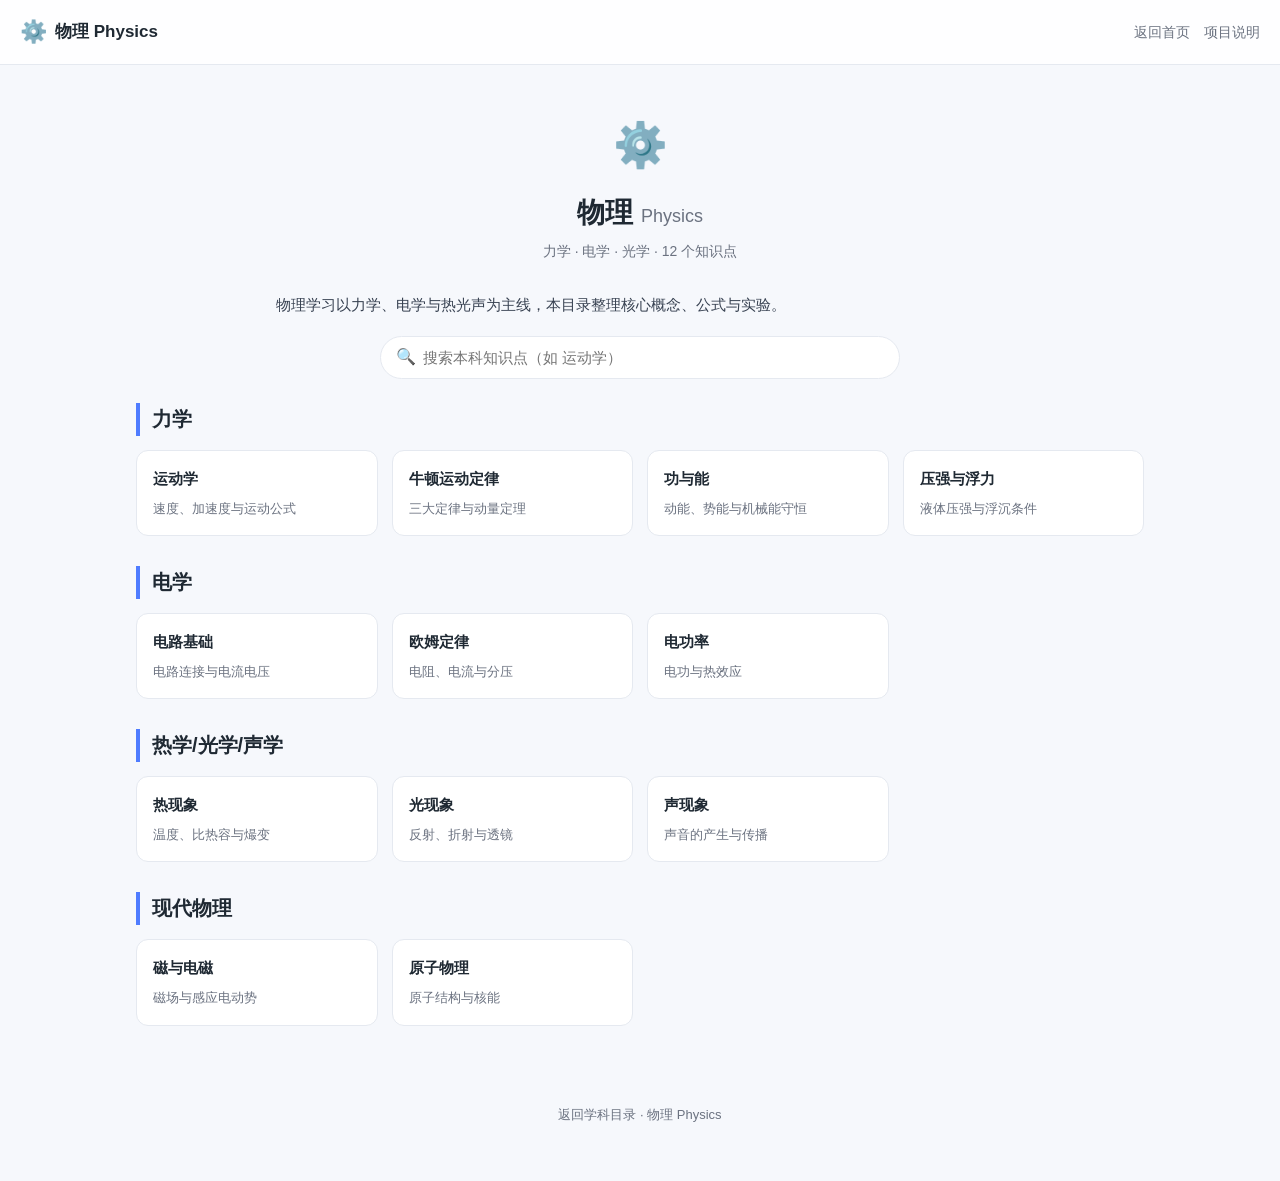
<file: phy/index.html>
<!DOCTYPE html>
<html lang="zh-CN">
<head>
  <meta charset="UTF-8" />
  <meta name="viewport" content="width=device-width, initial-scale=1.0" />
  <title>物理 Physics · 学科学习网站</title>
  <link rel="stylesheet" href="../assets/style.css" />
</head>
<body>
  <div class="topbar">
    <div class="brand"><span class="logo">⚙️</span> 物理 Physics</div>
    <div class="links">
      <a href="../">返回首页</a>
      <a href="../README.md">项目说明</a>
    </div>
  </div>

  <section class="subject-header">
    <div class="big-emoji">⚙️</div>
    <h1>物理 <span style="color:var(--muted);font-weight:500;font-size:18px;">Physics</span></h1>
    <div class="sub">力学 · 电学 · 光学 · 12 个知识点</div>
  </section>

  <p class="subject-intro">物理学习以力学、电学与热光声为主线，本目录整理核心概念、公式与实验。</p>

  <div class="search-wrap" style="max-width:520px;margin:18px auto 0;">
    <span class="icon">🔍</span>
    <input id="search" type="text" placeholder="搜索本科知识点（如 运动学）" autocomplete="off" />
  </div>

  <div class="chapters">
    <section class="chapter" data-group>
      <h2>力学</h2>
      <div class="topics">
        <div class="topic" data-search="运动学 速度、加速度与运动公式">
          <div class="t-title">运动学</div>
          <div class="t-desc">速度、加速度与运动公式</div>
        </div>
        <div class="topic" data-search="牛顿运动定律 三大定律与动量定理">
          <div class="t-title">牛顿运动定律</div>
          <div class="t-desc">三大定律与动量定理</div>
        </div>
        <div class="topic" data-search="功与能 动能、势能与机械能守恒">
          <div class="t-title">功与能</div>
          <div class="t-desc">动能、势能与机械能守恒</div>
        </div>
        <div class="topic" data-search="压强与浮力 液体压强与浮沉条件">
          <div class="t-title">压强与浮力</div>
          <div class="t-desc">液体压强与浮沉条件</div>
        </div>
      </div>
    </section>
    <section class="chapter" data-group>
      <h2>电学</h2>
      <div class="topics">
        <div class="topic" data-search="电路基础 电路连接与电流电压">
          <div class="t-title">电路基础</div>
          <div class="t-desc">电路连接与电流电压</div>
        </div>
        <div class="topic" data-search="欧姆定律 电阻、电流与分压">
          <div class="t-title">欧姆定律</div>
          <div class="t-desc">电阻、电流与分压</div>
        </div>
        <div class="topic" data-search="电功率 电功与热效应">
          <div class="t-title">电功率</div>
          <div class="t-desc">电功与热效应</div>
        </div>
      </div>
    </section>
    <section class="chapter" data-group>
      <h2>热学/光学/声学</h2>
      <div class="topics">
        <div class="topic" data-search="热现象 温度、比热容与熶变">
          <div class="t-title">热现象</div>
          <div class="t-desc">温度、比热容与熶变</div>
        </div>
        <div class="topic" data-search="光现象 反射、折射与透镜">
          <div class="t-title">光现象</div>
          <div class="t-desc">反射、折射与透镜</div>
        </div>
        <div class="topic" data-search="声现象 声音的产生与传播">
          <div class="t-title">声现象</div>
          <div class="t-desc">声音的产生与传播</div>
        </div>
      </div>
    </section>
    <section class="chapter" data-group>
      <h2>现代物理</h2>
      <div class="topics">
        <div class="topic" data-search="磁与电磁 磁场与感应电动势">
          <div class="t-title">磁与电磁</div>
          <div class="t-desc">磁场与感应电动势</div>
        </div>
        <div class="topic" data-search="原子物理 原子结构与核能">
          <div class="t-title">原子物理</div>
          <div class="t-desc">原子结构与核能</div>
        </div>
      </div>
    </section>
  </div>

  <div id="empty" class="empty is-hidden">本科目录中没有匹配的知识点。</div>

  <footer>
    <a href="../">返回学科目录</a> · 物理 Physics
  </footer>

  <script src="../assets/app.js"></script>
</body>
</html>
</file>
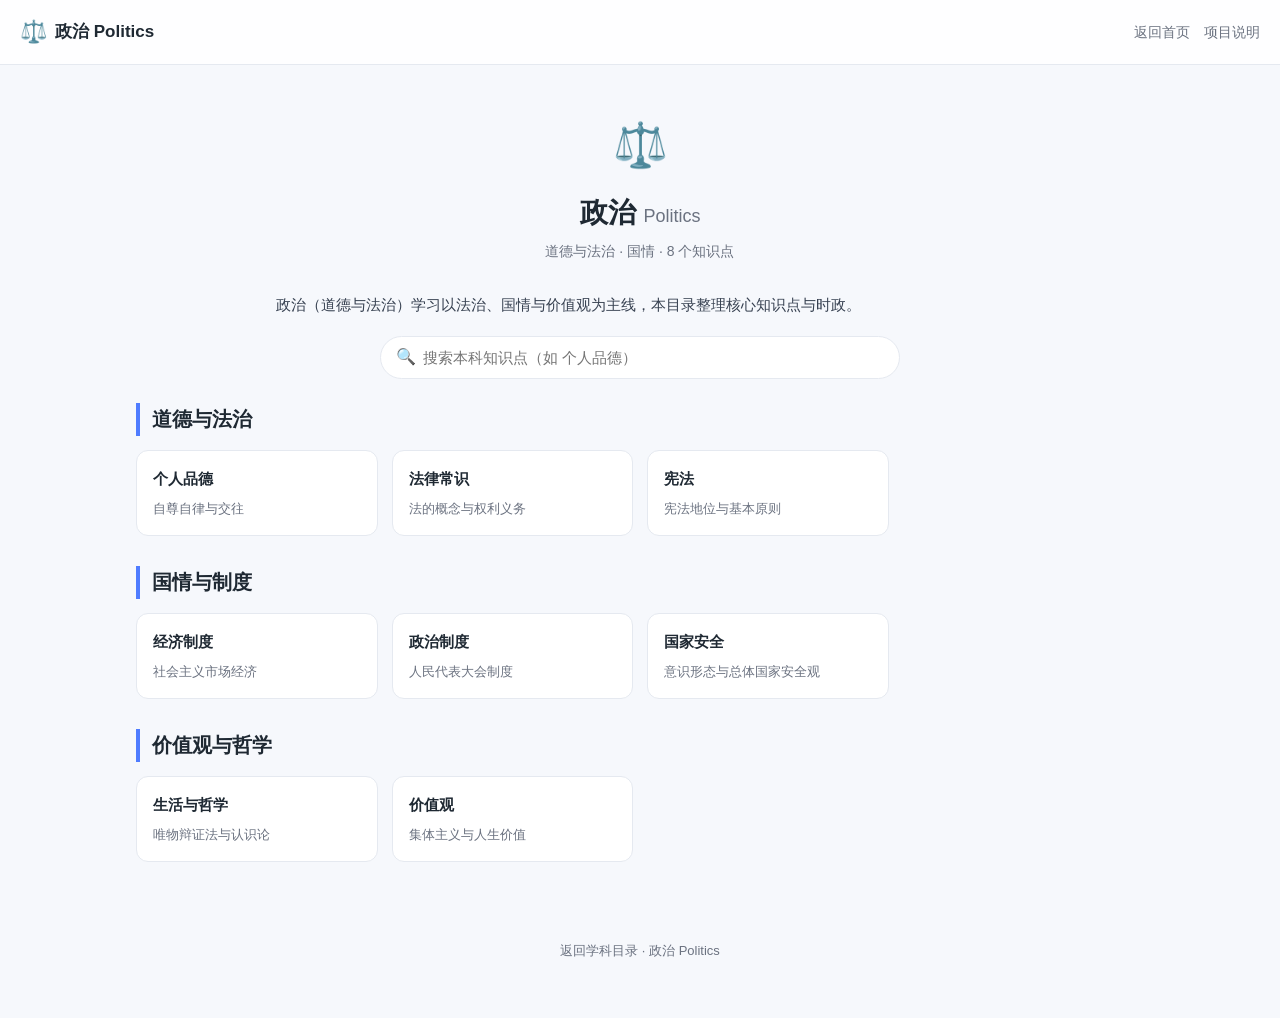
<file: pol/index.html>
<!DOCTYPE html>
<html lang="zh-CN">
<head>
  <meta charset="UTF-8" />
  <meta name="viewport" content="width=device-width, initial-scale=1.0" />
  <title>政治 Politics · 学科学习网站</title>
  <link rel="stylesheet" href="../assets/style.css" />
</head>
<body>
  <div class="topbar">
    <div class="brand"><span class="logo">⚖️</span> 政治 Politics</div>
    <div class="links">
      <a href="../">返回首页</a>
      <a href="../README.md">项目说明</a>
    </div>
  </div>

  <section class="subject-header">
    <div class="big-emoji">⚖️</div>
    <h1>政治 <span style="color:var(--muted);font-weight:500;font-size:18px;">Politics</span></h1>
    <div class="sub">道德与法治 · 国情 · 8 个知识点</div>
  </section>

  <p class="subject-intro">政治（道德与法治）学习以法治、国情与价值观为主线，本目录整理核心知识点与时政。</p>

  <div class="search-wrap" style="max-width:520px;margin:18px auto 0;">
    <span class="icon">🔍</span>
    <input id="search" type="text" placeholder="搜索本科知识点（如 个人品德）" autocomplete="off" />
  </div>

  <div class="chapters">
    <section class="chapter" data-group>
      <h2>道德与法治</h2>
      <div class="topics">
        <div class="topic" data-search="个人品德 自尊自律与交往">
          <div class="t-title">个人品德</div>
          <div class="t-desc">自尊自律与交往</div>
        </div>
        <div class="topic" data-search="法律常识 法的概念与权利义务">
          <div class="t-title">法律常识</div>
          <div class="t-desc">法的概念与权利义务</div>
        </div>
        <div class="topic" data-search="宪法 宪法地位与基本原则">
          <div class="t-title">宪法</div>
          <div class="t-desc">宪法地位与基本原则</div>
        </div>
      </div>
    </section>
    <section class="chapter" data-group>
      <h2>国情与制度</h2>
      <div class="topics">
        <div class="topic" data-search="经济制度 社会主义市场经济">
          <div class="t-title">经济制度</div>
          <div class="t-desc">社会主义市场经济</div>
        </div>
        <div class="topic" data-search="政治制度 人民代表大会制度">
          <div class="t-title">政治制度</div>
          <div class="t-desc">人民代表大会制度</div>
        </div>
        <div class="topic" data-search="国家安全 意识形态与总体国家安全观">
          <div class="t-title">国家安全</div>
          <div class="t-desc">意识形态与总体国家安全观</div>
        </div>
      </div>
    </section>
    <section class="chapter" data-group>
      <h2>价值观与哲学</h2>
      <div class="topics">
        <div class="topic" data-search="生活与哲学 唯物辩证法与认识论">
          <div class="t-title">生活与哲学</div>
          <div class="t-desc">唯物辩证法与认识论</div>
        </div>
        <div class="topic" data-search="价值观 集体主义与人生价值">
          <div class="t-title">价值观</div>
          <div class="t-desc">集体主义与人生价值</div>
        </div>
      </div>
    </section>
  </div>

  <div id="empty" class="empty is-hidden">本科目录中没有匹配的知识点。</div>

  <footer>
    <a href="../">返回学科目录</a> · 政治 Politics
  </footer>

  <script src="../assets/app.js"></script>
</body>
</html>
</file>
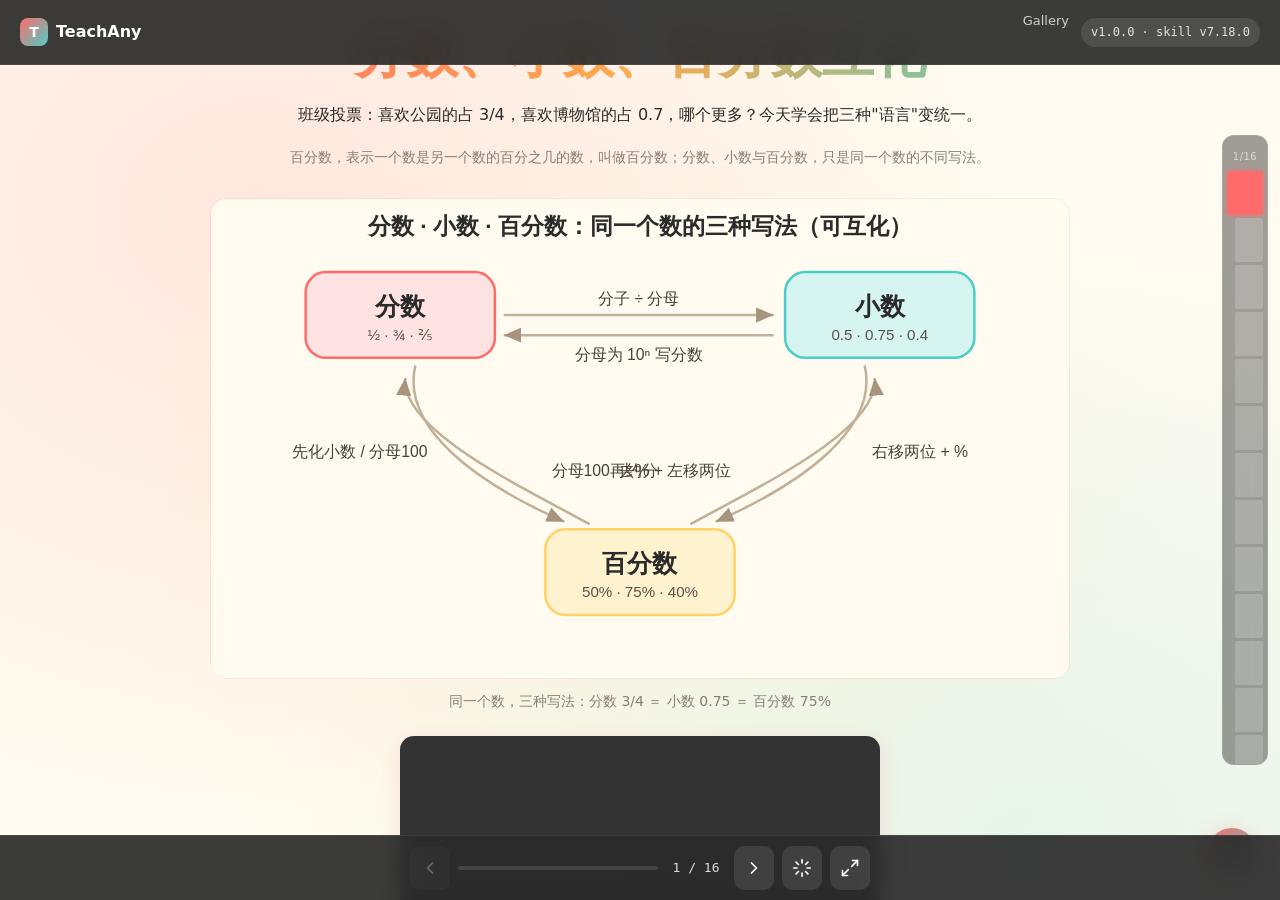
<file: community/math-e-fraction-decimal-percent/index.html>
<!doctype html>
<html lang="zh-CN">
<head>
<meta charset="utf-8">
<meta name="viewport" content="width=device-width, initial-scale=1.0, viewport-fit=cover">
<title>分数、小数、百分数互化</title>
<meta name="description" content="小学六年级数学：理解分数、小数、百分数的意义，掌握三者互化方法，能在情境中比较大小，感悟计数单位统一时运算的一致性。">

<!-- TeachAny routing meta -->
<meta name="course-id" content="math-e-fraction-decimal-percent">
<meta name="course-title" content="分数、小数、百分数互化">
<meta name="course-subject" content="math">
<meta name="course-grade" content="小学六年级">
<meta name="course-prereqs" content="math-e-fractions-meaning,math-e-decimals-intro">
<meta name="course-next" content="math-e-percentage-statistics">
<meta name="course-version" content="1.0.0">
<meta name="teachany-version" content="7.18.0">
<meta name="teachany-node" content="math-e-fraction-decimal-percent">
<meta name="teachany-subject" content="math">
<meta name="teachany-grade" content="6">
<meta name="teachany-stage" content="elementary">
<meta name="teachany-domain" content="number-algebra">
<meta name="teachany-prerequisites" content="分数的意义和性质,小数的意义">
<meta name="teachany-lesson-type" content="new-concept">
<meta name="teachany-free-mode" content="false">
<meta name="teachany-template-version" content="2.0">

<!-- 标准五件套 + 音频播放器（CDN 绝对路径，便于本地预览与发布后加载） -->
<link rel="stylesheet" href="https://weponusa.github.io/teachany-courseware/assets/scripts/ai-tutor.css">
<link rel="stylesheet" href="https://weponusa.github.io/teachany-courseware/assets/scripts/teachany-tutor-card.css">
<link rel="stylesheet" href="https://weponusa.github.io/teachany-courseware/assets/scripts/teachany-tts-narrator.css">
<link rel="stylesheet" href="https://weponusa.github.io/teachany-courseware/assets/scripts/teachany-section-hints.css">
<link rel="stylesheet" href="https://weponusa.github.io/teachany-courseware/assets/scripts/teachany-knowledge-graph.css">
<link rel="stylesheet" href="https://weponusa.github.io/teachany-courseware/assets/scripts/teachany-audio-player.css">
<link rel="stylesheet" href="https://weponusa.github.io/teachany-courseware/assets/scripts/teachany-floating-dock.css">

<style>
/* ======================================================
   TeachAny v2 Design System — 小学(elementary) 暖色覆盖
   ====================================================== */
:root {
  --bg: #fffbf0;
  --bg-subtle: #fff6e6;
  --panel: #ffffff;
  --card: #ffffff;
  --card-elevated: #fffdf7;
  --line: #ffe0c2;
  --line-subtle: rgba(255, 107, 107, 0.12);
  --text: #2b2b2b;
  --text-secondary: #5a5249;
  --muted: #8a7f74;
  --brand: #ff6b6b;
  --brand-soft: rgba(255, 107, 107, 0.12);
  --brand-2: #4ecdc4;
  --brand-2-soft: rgba(78, 205, 196, 0.14);
  --accent: #ffd166;
  --accent-soft: rgba(255, 209, 102, 0.18);
  --ok: #2ecc71;
  --warn: #f4a261;
  --danger: #ef4444;
  --safe-top: env(safe-area-inset-top);
  --safe-bottom: env(safe-area-inset-bottom);
  --page-padding: 24px;
  --card-radius: 20px;
  --card-radius-sm: 14px;
  --slide-height: 100vh;
  --slide-height-fallback: 100dvh;
  --toolbar-height: 56px;
  --sidenav-width: 48px;
}

* { box-sizing: border-box; }
html, body { margin: 0; max-width: 100%; overflow-x: hidden; }
body.teachany-elementary {
  padding-top: var(--safe-top);
  background: var(--bg);
  color: var(--text);
  font-family: -apple-system, BlinkMacSystemFont, "PingFang SC", "Source Han Sans SC", system-ui, sans-serif;
  line-height: 1.75;
  font-size: 16px;
}
a { color: var(--brand); text-decoration: none; }
a:hover { text-decoration: underline; }
button, a, input, select, textarea { min-height: 44px; }
img, video, canvas, svg { max-width: 100%; height: auto; }
h1, h2, h3, h4 { margin: 0; }

.slide-container {
  scroll-snap-type: y mandatory;
  overflow-y: auto;
  height: var(--slide-height-fallback, var(--slide-height));
  scroll-behavior: smooth;
  -webkit-overflow-scrolling: touch;
}
body:not(.play-mode) .slide-container { scroll-snap-type: y proximity; }
body.play-mode .slide-container { scroll-snap-type: y mandatory; overflow: hidden; }

.slide-page {
  min-height: var(--slide-height-fallback, var(--slide-height));
  scroll-snap-align: start;
  display: flex;
  flex-direction: column;
  justify-content: center;
  align-items: center;
  padding: var(--page-padding);
  padding-bottom: calc(var(--page-padding) + var(--toolbar-height));
  position: relative;
  overflow: hidden;
}
.slide-page .slide-inner { max-width: 880px; width: 100%; position: relative; z-index: 2; margin: 0 auto; }
.slide-page .slide-inner > * { width: 100%; box-sizing: border-box; }
.card .card { padding: 18px; box-shadow: none; border: 1px solid var(--line-subtle); }

body.teachany-elementary .slide-page[data-page-type="cover"] {
  background:
    radial-gradient(ellipse at 20% 20%, rgba(255,107,107,0.14), transparent 50%),
    radial-gradient(ellipse at 80% 80%, rgba(78,205,196,0.14), transparent 50%),
    radial-gradient(ellipse at 50% 50%, rgba(255,209,102,0.10), transparent 60%);
  text-align: center;
}
body.teachany-elementary .slide-page[data-page-type="cover"] h1 {
  font-size: clamp(30px, 6.5vw, 52px);
  line-height: 1.18;
  background: linear-gradient(135deg, #ff6b6b 0%, #ffa94d 50%, #4ecdc4 100%);
  -webkit-background-clip: text;
  -webkit-text-fill-color: transparent;
  background-clip: text;
  margin-bottom: 16px;
}
body.teachany-elementary .slide-page[data-page-type="objectives"] {
  background: radial-gradient(circle at 0% 100%, rgba(46,204,113,0.10), transparent 40%), radial-gradient(circle at 100% 0%, rgba(255,107,107,0.08), transparent 40%);
}
body.teachany-elementary .slide-page[data-page-type="concept"] {
  background: radial-gradient(circle at 30% 20%, rgba(255,107,107,0.08), transparent 35%), radial-gradient(circle at 70% 80%, rgba(78,205,196,0.08), transparent 35%);
}
body.teachany-elementary .slide-page[data-page-type="interactive"] {
  background: radial-gradient(circle at 50% 0%, rgba(46,204,113,0.10), transparent 40%), radial-gradient(circle at 80% 100%, rgba(255,107,107,0.06), transparent 35%);
}
body.teachany-elementary .slide-page[data-page-type="quiz"] {
  background: radial-gradient(circle at 20% 80%, rgba(244,162,97,0.10), transparent 35%), radial-gradient(circle at 80% 20%, rgba(78,205,196,0.08), transparent 35%);
}
body.teachany-elementary .slide-page[data-page-type="summary"] {
  background: radial-gradient(circle at 50% 50%, rgba(255,107,107,0.08), transparent 45%), radial-gradient(circle at 20% 20%, rgba(78,205,196,0.06), transparent 30%);
}

.teachany-brand-bar {
  position: fixed; top: 0; left: 0; right: 0; z-index: 100;
  display: flex; align-items: center; justify-content: space-between; gap: 12px;
  padding: 10px 20px;
  background: rgba(43,43,43,0.92); backdrop-filter: blur(12px);
  border-bottom: 1px solid rgba(255,255,255,0.08); transition: transform 0.3s ease;
}
body.play-mode .teachany-brand-bar { transform: translateY(-100%); }
.brand-logo { display: flex; align-items: center; gap: 8px; color: #fff; text-decoration: none; font-weight: 800; }
.brand-mark { display: inline-grid; place-items: center; width: 28px; height: 28px; border-radius: 8px; background: linear-gradient(135deg, #ff6b6b, #4ecdc4); color: #fff; font-weight: 900; font-size: 14px; }
.brand-right { display: flex; align-items: center; gap: 12px; font-size: 13px; }
.brand-link { color: #cfcfcf; transition: color 0.2s; }
.brand-link:hover { color: #fff; text-decoration: none; }
.brand-version { color: #e2e2e2; font-family: ui-monospace, SFMono-Regular, Menlo, monospace; background: rgba(255,255,255,.10); padding: 4px 10px; border-radius: 999px; font-size: 12px; }

.card {
  background: linear-gradient(160deg, #ffffff, #fff6e6);
  border: 1px solid var(--line-subtle);
  border-radius: var(--card-radius);
  padding: 24px;
  box-shadow: 0 6px 28px rgba(255,150,90,0.10), 0 1px 0 rgba(255,255,255,0.6) inset;
  transition: transform 0.2s ease, box-shadow 0.2s ease;
}
.card:hover { transform: translateY(-2px); box-shadow: 0 10px 36px rgba(255,150,90,0.16); }
.card-accent { border-top: 3px solid; border-image: linear-gradient(90deg, #ff6b6b, #4ecdc4) 1; }
.card-glow { box-shadow: 0 6px 28px rgba(78,205,196,0.16), 0 0 40px rgba(78,205,196,0.08); }

.section-header { display: flex; align-items: center; gap: 10px; margin-bottom: 16px; flex-wrap: wrap; }
.section-header h2 { font-size: clamp(20px, 4vw, 26px); font-weight: 700; line-height: 1.3; }

.phase-tag {
  display: inline-flex; align-items: center; gap: 6px; color: #ff6b6b;
  background: rgba(255,107,107,0.12); border: 1px solid rgba(255,107,107,0.25);
  border-radius: 999px; padding: 5px 12px; font-size: 12px; font-weight: 600; letter-spacing: 0.5px; text-transform: uppercase;
}
.phase-tag[data-variant="success"] { color: #1f9e57; background: rgba(46,204,113,0.12); border-color: rgba(46,204,113,0.25); }
.phase-tag[data-variant="purple"] { color: #2bb3a8; background: rgba(78,205,196,0.14); border-color: rgba(78,205,196,0.28); }
.phase-tag[data-variant="warn"] { color: #d98324; background: rgba(244,162,97,0.12); border-color: rgba(244,162,97,0.25); }

.grid { display: grid; grid-template-columns: 1fr; gap: 12px; width: 100%; }
.grid.grid-2 { grid-template-columns: repeat(2, 1fr); }
.grid.grid-3 { grid-template-columns: repeat(3, 1fr); }
.grid > * { min-width: 0; }
.grid-2col { display: grid; grid-template-columns: 1fr 1fr; gap: 12px; }
.flex-row { display: flex; gap: 12px; margin-top: 14px; align-items: center; flex-wrap: wrap; }
.flex-row .choice { flex: 1; min-width: 120px; text-align: center; }

.objectives { display: grid; grid-template-columns: 1fr; gap: 10px; list-style: none; padding: 0; }
.objectives li {
  display: flex; align-items: flex-start; gap: 10px; padding: 12px 16px;
  border-radius: var(--card-radius-sm); background: rgba(255,107,107,0.06); border: 1px solid var(--line-subtle);
  transition: background 0.2s;
}
.objectives li:hover { background: rgba(255,107,107,0.12); }
.objectives li::before { content: "✦"; color: #ff6b6b; font-size: 14px; margin-top: 2px; flex-shrink: 0; }

.choice {
  width: 100%; text-align: left; border: 1px solid rgba(255,107,107,0.22);
  border-radius: var(--card-radius-sm); background: rgba(255,107,107,0.05); color: var(--text);
  padding: 16px 20px; cursor: pointer; font-size: 15px; line-height: 1.5; transition: all 0.2s ease;
}
.choice:hover { background: rgba(255,107,107,0.12); border-color: rgba(255,107,107,0.4); transform: translateX(4px); }
.choice.selected { border-color: #ff6b6b; background: rgba(255,107,107,0.16); box-shadow: 0 0 0 3px rgba(255,107,107,0.12); }
.choice.correct { border-color: var(--ok); background: rgba(46,204,113,0.14); }
.choice.wrong { border-color: var(--danger); background: rgba(239,68,68,0.10); }

input, textarea {
  width: 100%; border-radius: 12px; border: 1px solid var(--line); background: #fffdf7; color: var(--text);
  padding: 14px 16px; font-size: 15px; transition: border-color 0.2s, box-shadow 0.2s;
}
input:focus, textarea:focus { outline: none; border-color: #ff6b6b; box-shadow: 0 0 0 3px rgba(255,107,107,0.14); }

.result { padding: 16px 20px; border-radius: var(--card-radius-sm); background: rgba(46,204,113,0.10); border: 1px solid rgba(46,204,113,0.22); font-size: 15px; line-height: 1.6; }
.result.warn { background: rgba(244,162,97,0.10); border-color: rgba(244,162,97,0.25); }
.result.error { background: rgba(239,68,68,0.10); border-color: rgba(239,68,68,0.22); }

.ta-standard-figure { margin: 20px auto; max-width: 860px; }
.ta-standard-figure img { display: block; width: 100%; border-radius: 16px; border: 1px solid var(--line-subtle); }
.ta-standard-figure figcaption { margin-top: 10px; color: var(--muted); font-size: 14px; text-align: center; }

.slide-progress-bar { position: fixed; top: 0; left: 0; height: 3px; background: linear-gradient(90deg, #ff6b6b, #4ecdc4); z-index: 200; transition: width 0.3s ease; border-radius: 0 2px 2px 0; }

.slide-toolbar {
  position: fixed; bottom: 0; left: 0; right: 0; z-index: 100;
  display: flex; align-items: center; justify-content: center; gap: 8px; padding: 10px 20px;
  padding-bottom: calc(10px + var(--safe-bottom));
  background: rgba(43,43,43,0.92); backdrop-filter: blur(12px); border-top: 1px solid rgba(255,255,255,0.08);
  transform: translateY(100%); transition: transform 0.3s ease;
}
body.play-mode .slide-toolbar, body.toolbar-visible .slide-toolbar { transform: translateY(0); }
.toolbar-btn { display: inline-flex; align-items: center; justify-content: center; width: 40px; height: 40px; border: none; border-radius: 10px; background: rgba(255,255,255,0.10); color: #fff; cursor: pointer; transition: all 0.2s; font-size: 18px; }
.toolbar-btn:hover { background: rgba(255,255,255,0.18); }
.toolbar-btn.active { background: rgba(255,107,107,0.25); color: #ffd0d0; }
.toolbar-btn svg { width: 20px; height: 20px; fill: none; stroke: currentColor; stroke-width: 2; stroke-linecap: round; stroke-linejoin: round; }
.toolbar-page-info { color: #ddd; font-size: 13px; font-family: ui-monospace, SFMono-Regular, Menlo, monospace; min-width: 60px; text-align: center; }
.toolbar-progress { flex: 1; max-width: 200px; height: 4px; background: rgba(255,255,255,0.12); border-radius: 2px; overflow: hidden; cursor: pointer; }
.toolbar-progress-fill { height: 100%; background: linear-gradient(90deg, #ff6b6b, #4ecdc4); border-radius: 2px; transition: width 0.3s ease; }

.slide-sidenav {
  position: fixed; right: 12px; top: 50%; transform: translateY(-50%); z-index: 90;
  display: flex; flex-direction: column; align-items: flex-end; gap: 3px; opacity: 0; transition: opacity 0.3s ease;
  max-height: 70vh; overflow-y: auto; scrollbar-width: none; padding: 8px 4px; border-radius: 12px;
  background: rgba(43,43,43,0.45); backdrop-filter: blur(12px); border: 1px solid rgba(255,255,255,0.08);
}
.slide-sidenav::-webkit-scrollbar { display: none; }
body.play-mode .slide-sidenav, body.toolbar-visible .slide-sidenav { opacity: 1; }
.sidenav-dot { width: 28px; height: 4px; border-radius: 2px; background: rgba(255,255,255,0.18); border: none; cursor: pointer; transition: all 0.3s cubic-bezier(0.4,0,0.2,1); position: relative; padding: 0; flex-shrink: 0; }
.sidenav-dot:hover { background: rgba(255,107,107,0.6); width: 36px; }
.sidenav-dot.active { background: #ff6b6b; width: 36px; height: 5px; box-shadow: 0 0 10px rgba(255,107,107,0.6); }
.sidenav-dot[data-tooltip]::before {
  content: attr(data-tooltip); position: absolute; right: calc(100% + 10px); top: 50%; transform: translateY(-50%);
  padding: 5px 10px; background: rgba(43,43,43,0.96); border: 1px solid rgba(255,255,255,0.12); border-radius: 6px;
  color: #fff; font-size: 11px; white-space: nowrap; opacity: 0; pointer-events: none; transition: opacity 0.2s;
}
.sidenav-dot:hover[data-tooltip]::before { opacity: 1; }
.sidenav-counter { font-size: 10px; color: rgba(255,255,255,0.6); text-align: center; padding: 4px 0 2px; font-variant-numeric: tabular-nums; letter-spacing: 0.5px; width: 100%; }

.play-mode-fab {
  position: fixed; bottom: 24px; right: 24px; z-index: 90; width: 48px; height: 48px; border-radius: 50%; border: none;
  background: linear-gradient(135deg, #ff6b6b, #4ecdc4); color: #fff; cursor: pointer; display: flex; align-items: center; justify-content: center;
  box-shadow: 0 4px 20px rgba(255,107,107,0.35); transition: all 0.3s ease;
}
.play-mode-fab:hover { transform: scale(1.1); }
.play-mode-fab svg { width: 22px; height: 22px; fill: none; stroke: currentColor; stroke-width: 2; stroke-linecap: round; stroke-linejoin: round; }

.step-grid { display: grid; grid-template-columns: 1fr; gap: 8px; margin-top: 12px; }
.step-item { display: flex; gap: 10px; padding: 12px 14px; border-radius: 12px; background: rgba(78,205,196,0.08); border: 1px solid var(--line-subtle); }
.step-item .num { flex-shrink: 0; width: 26px; height: 26px; border-radius: 50%; background: #4ecdc4; color: #fff; display: grid; place-items: center; font-weight: 700; font-size: 14px; }
.kp-tag { display: inline-block; font-size: 12px; font-family: ui-monospace, monospace; color: #2bb3a8; background: rgba(78,205,196,0.14); border: 1px solid rgba(78,205,196,0.3); border-radius: 6px; padding: 2px 8px; margin-left: 6px; }

.canvas-wrap { overflow: auto; background: #fffdf7; border: 1px solid var(--line-subtle); border-radius: 16px; padding: 16px; }
.formula { font-family: ui-monospace, SFMono-Regular, Menlo, monospace; background: rgba(255,209,102,0.16); border: 1px solid rgba(255,209,102,0.4); border-radius: 10px; padding: 10px 14px; display: inline-block; margin: 6px 0; color: #7a5a00; }
.hint-box { margin-top: 12px; padding: 12px 16px; border-radius: 12px; background: rgba(244,162,97,0.10); border: 1px dashed rgba(244,162,97,0.5); font-size: 14px; }

/* 互化转换器 */
.conv-grid { display: grid; grid-template-columns: 1fr 1fr 1fr; gap: 12px; margin: 14px 0; }
.conv-cell { background: #fffdf7; border: 1px solid var(--line); border-radius: 14px; padding: 14px; text-align: center; }
.conv-cell .lbl { font-size: 13px; color: var(--muted); margin-bottom: 6px; }
.conv-cell input { text-align: center; font-size: 18px; font-weight: 700; }
.conv-cell .out { font-size: 20px; font-weight: 800; color: #ff6b6b; min-height: 28px; }
.arrow-note { text-align:center; color: var(--muted); font-size: 13px; margin: 6px 0; }
#percentGrid { display: grid; grid-template-columns: repeat(10, 1fr); gap: 2px; width: 100%; max-width: 320px; margin: 12px auto; }
#percentGrid .pc { aspect-ratio: 1; border-radius: 3px; background: #ffe9d6; }
#percentGrid .pc.on { background: linear-gradient(135deg,#ff6b6b,#ffa94d); }
#numline { width: 100%; max-width: 520px; margin: 10px auto; display: block; }

@media (max-width: 768px) {
  :root { --page-padding: 16px; --card-radius: 16px; }
  .slide-page { padding: 16px 14px; padding-bottom: calc(16px + var(--toolbar-height)); }
  .grid, .grid-2, .grid-3, .objectives, .grid-2col, .conv-grid { grid-template-columns: 1fr !important; }
  .flex-row { flex-direction: column; }
  .flex-row .choice { min-width: 100%; }
  .card { padding: 18px; }
  .slide-sidenav { right: 6px; }
}
.text-gradient { background: linear-gradient(135deg, #ff6b6b, #4ecdc4); -webkit-background-clip: text; -webkit-text-fill-color: transparent; background-clip: text; }
.animate-in { animation: fadeUp 0.5s ease-out both; }
@keyframes fadeUp { from { opacity: 0; transform: translateY(16px); } to { opacity: 1; transform: translateY(0); } }
</style>
</head>
<body class="teachany-elementary">

<div class="slide-progress-bar" id="slide-progress-bar" style="width: 0%"></div>

<div class="teachany-brand-bar">
  <a class="brand-logo" href="https://weponusa.github.io/teachany/" aria-label="TeachAny Gallery">
    <span class="brand-mark">T</span><span class="brand-name">TeachAny</span>
  </a>
  <div class="brand-right">
    <a class="brand-link" href="https://weponusa.github.io/teachany/">Gallery</a>
    <span class="brand-version">v<span id="course-version-display">1.0.0</span> · skill v<span id="skill-version-display">7.18.0</span></span>
  </div>
</div>

<div class="slide-container" id="slide-container">

  <!-- Page 0: Cover -->
  <section class="slide-page" data-page-type="cover" data-page-index="0" data-tts="hero" data-tsh="封面 - 同一个数为什么有三种写法">
    <div class="slide-inner">
      <h1>分数、小数、百分数互化</h1>
      <p class="subtitle">班级投票：喜欢公园的占 3/4，喜欢博物馆的占 0.7，哪个更多？今天学会把三种"语言"变统一。</p>
      <p style="color:var(--muted);font-size:14px;margin-top:10px">百分数，表示一个数是另一个数的百分之几的数，叫做百分数；分数、小数与百分数，只是同一个数的不同写法。</p>
      <figure class="ta-standard-figure" style="margin-top:28px">
        <img src="./assets/hero-infographic.svg" alt="分数、小数、百分数三种写法的等价关系与互化箭头知识结构图">
        <figcaption>同一个数，三种写法：分数 3/4 ＝ 小数 0.75 ＝ 百分数 75%</figcaption>
      </figure>
      <video controls preload="metadata" playsinline style="width:100%;max-width:480px;margin:22px auto 0;display:block;border-radius:14px;box-shadow:0 6px 20px rgba(255,107,107,0.18)">
        <source src="./assets/intro.mp4" type="video/mp4">
        你的浏览器不支持视频播放，可下载 assets/intro.mp4 查看。
      </video>
    </div>
  </section>

  <!-- Page 1: Problem Anchor -->
  <section class="slide-page" data-page-type="interactive" data-page-index="1" data-tts="problem-anchor" data-tsh="问题锚点 - 先确定你想解决的问题">
    <div class="slide-inner">
      <div class="card card-accent">
        <div class="section-header">
          <span class="phase-tag">Problem Anchor</span>
          <h2>今天想解决什么问题？</h2>
        </div>
        <p style="color:var(--muted);margin:0 0 16px">选一个你关心的问题，后面的内容会围绕它展开。</p>
        <div class="hint-box" style="margin-top:4px;background:var(--brand-soft);border-color:var(--brand)">💡 <b>为什么学？</b>我们已经会用分数、小数表示数量（已经知道），可一比较大小就糊涂——这就是今天要解决的问题（但…问题）；学会互化，它们就能"说同一种语言"（所以学）。</div>
        <div class="grid" id="problem-anchor-choices">
          <button class="choice" data-anchor-choice="投票比较：3/4 和 0.7 谁更多？">投票比较：3/4 和 0.7 谁更多？</button>
          <button class="choice" data-anchor-choice="打折：八折和降价20%一样便宜吗？">打折：八折和降价20%一样便宜吗？</button>
          <button class="choice" data-anchor-choice="命中率：投20中15，怎么算百分之几？">命中率：投20中15，怎么算百分之几？</button>
          <button class="choice" data-anchor-choice="我只是想搞懂它们怎么互化">我只是想搞懂它们怎么互化</button>
        </div>
        <label style="display:block;margin-top:20px;color:var(--muted);font-size:14px">或者，写下你自己的问题
          <input id="learner-question-input" placeholder="把你卡住的问题写在这里" style="margin-top:8px">
        </label>
        <p id="anchor-feedback" class="result warn" style="margin-top:16px">选择或输入后，本课会围绕你的问题展开。</p>
      </div>
    </div>
  </section>

  <!-- Page 2: Learning Objectives -->
  <section class="slide-page" data-page-type="objectives" data-page-index="2" data-tts="objectives" data-tsh="学习目标 - 明确这节课结束时能做到什么">
    <div class="slide-inner">
      <div class="card">
        <div class="section-header">
          <span class="phase-tag" data-variant="success">Objectives</span>
          <h2>学习目标</h2>
        </div>
        <ul class="objectives">
          <li>能把<strong>分数化成小数</strong>（分子÷分母），也会把小数化成分数并约分。</li>
          <li>能进行<strong>小数与百分数的互化</strong>（小数点移两位），以及分数与百分数的互化。</li>
          <li>能在具体情境中<strong>比较</strong>分数、小数、百分数的大小，体会"相同计数单位下运算一致"。</li>
        </ul>
      </div>
    </div>
  </section>

  <!-- Page 3: Pretest -->
  <section class="slide-page" data-page-type="quiz" data-page-index="3" data-tts="pretest" data-tsh="前测 - 先看看你已经会多少">
    <div class="slide-inner">
      <div class="card">
        <div class="section-header">
          <span class="phase-tag" data-variant="warn">Pretest</span>
          <h2>前测：先试试两题</h2>
        </div>
        <div class="quiz-block" data-correct="A">
          <p><strong>1.</strong> 0.25 等于下面哪个分数？</p>
          <button class="choice" data-opt="A">A. 1/4</button>
          <button class="choice" data-opt="B">B. 1/2</button>
          <button class="choice" data-opt="C">C. 1/5</button>
          <button class="choice" data-opt="D">D. 1/25</button>
          <p class="result" hidden></p>
        </div>
        <hr style="border:none;border-top:1px dashed var(--line);margin:16px 0">
        <div class="quiz-block" data-correct="B">
          <p><strong>2.</strong> 把 3/5 化成小数，结果是？</p>
          <button class="choice" data-opt="A">A. 0.35</button>
          <button class="choice" data-opt="B">B. 0.6</button>
          <button class="choice" data-opt="C">C. 0.5</button>
          <button class="choice" data-opt="D">D. 0.3</button>
          <p class="result" hidden></p>
        </div>
      </div>
    </div>
  </section>

  <!-- Page 4: Concept 分数↔小数 -->
  <section class="slide-page" data-page-type="concept" data-page-index="4" data-tts="concept-fd" data-tsh="概念 - 分数与小数怎么互化">
    <div class="slide-inner">
      <div class="card">
        <div class="section-header">
          <span class="phase-tag">Concept 1</span>
          <h2>分数 ⇄ 小数</h2>
        </div>
        <p>分数和小数说的是同一类"部分与整体"，差别只在写法。</p>
        <div class="grid grid-2">
          <div class="inner-card" style="border:1px solid var(--line-subtle);border-radius:12px;padding:14px">
            <strong>分数 → 小数</strong>
            <ul style="margin:8px 0 0;padding-left:18px">
              <li>分母是 10、100、1000：直接写，看分母几个 0。如 7/10 = 0.7，13/100 = 0.13。</li>
              <li>一般分数：<span class="formula">分子 ÷ 分母</span>。1/4 = 1÷4 = 0.25；3/8 = 0.375。</li>
            </ul>
          </div>
          <div class="inner-card" style="border:1px solid var(--line-subtle);border-radius:12px;padding:14px">
            <strong>小数 → 分数</strong>
            <ul style="margin:8px 0 0;padding-left:18px">
              <li>看有几位小数，1 后写几个 0 作分母，去小数点作分子，再约分。</li>
              <li>0.6 = 6/10 = 3/5；0.125 = 125/1000 = 1/8。</li>
            </ul>
          </div>
        </div>
        <div class="hint-box">⚠️ 易错 <span class="kp-tag">err-2</span>：分数化小数别搞反——是<b>分子÷分母</b>（1÷4），不是 4÷1，也不是 0.14。</div>
      </div>
    </div>
  </section>

  <!-- Page 5: Concept 小数↔百分数 -->
  <section class="slide-page" data-page-type="concept" data-page-index="5" data-tts="concept-dp" data-tsh="概念 - 小数与百分数怎么互化">
    <div class="slide-inner">
      <div class="card">
        <div class="section-header">
          <span class="phase-tag">Concept 2</span>
          <h2>小数 ⇄ 百分数</h2>
        </div>
        <div class="grid grid-2">
          <div class="inner-card" style="border:1px solid var(--line-subtle);border-radius:12px;padding:14px">
            <strong>小数 → 百分数</strong>
            <p style="margin:8px 0">小数点向<strong>右</strong>移两位，加 %。</p>
            <p class="formula">0.25 → 25%　|　1.2 → 120%</p>
          </div>
          <div class="inner-card" style="border:1px solid var(--line-subtle);border-radius:12px;padding:14px">
            <strong>百分数 → 小数</strong>
            <p style="margin:8px 0">去 %，小数点向<strong>左</strong>移两位。</p>
            <p class="formula">75% → 0.75　|　120% → 1.20</p>
          </div>
        </div>
        <div class="hint-box">⚠️ 易错 <span class="kp-tag">err-1</span>：小数化百分数要<strong>右</strong>移两位（0.25→25%），不是左移成 2.5%。<br>⚠️ 易错 <span class="kp-tag">err-3</span>：120% 去 % 左移两位是 1.20，不是 0.012，也不是 120。</div>
      </div>
    </div>
  </section>

  <!-- Page 6: Concept 分数↔百分数 -->
  <section class="slide-page" data-page-type="concept" data-page-index="6" data-tts="concept-fp" data-tsh="概念 - 分数与百分数怎么互化">
    <div class="slide-inner">
      <div class="card">
        <div class="section-header">
          <span class="phase-tag">Concept 3</span>
          <h2>分数 ⇄ 百分数</h2>
        </div>
        <p>最稳的办法：先化小数，再化百分数。</p>
        <div class="step-grid">
          <div class="step-item"><span class="num">1</span><div>分数 → 小数：分子÷分母。如 1/4 = 0.25。</div></div>
          <div class="step-item"><span class="num">2</span><div>小数 → 百分数：右移两位加 %。0.25 → 25%。所以 <b>1/4 = 25%</b>。</div></div>
          <div class="step-item"><span class="num">3</span><div>反过来：百分数 → 分数，先化小数再化分数并约分。75% = 0.75 = 75/100 = 3/4。</div></div>
        </div>
        <div class="hint-box">💡 约分不成整数的百分数（如 1/3 ≈ 33.3%）用"约等于"，课标只要求会化、不必把循环小数化成分数。</div>
      </div>
    </div>
  </section>

  <!-- Page 7: Worked Example -->
  <section class="slide-page" data-page-type="concept" data-page-index="7" data-tts="worked" data-tsh="习题讲解 - 完整解题步骤与易错提示">
    <div class="slide-inner">
      <div class="card card-accent">
        <div class="section-header">
          <span class="phase-tag" data-variant="purple">Worked Example</span>
          <h2>例题：比较并排序</h2>
        </div>
        <p>把 <b>3/4、0.72、75%</b> 化成同一种形式，按从大到小排列。<span class="kp-tag">ex-1</span></p>
        <div class="step-grid">
          <div class="step-item"><span class="num">1</span><div>统一化成小数最方便：3/4 = 3÷4 = <b>0.75</b>；75% = 75÷100 = <b>0.75</b>；0.72 不变。</div></div>
          <div class="step-item"><span class="num">2</span><div>比较：0.75 = 0.75 &gt; 0.72。</div></div>
          <div class="step-item"><span class="num">3</span><div>结论：<b>3/4 = 75% &gt; 0.72</b>。两种写法其实相等！</div></div>
        </div>
        <div class="hint-box">🎯 关键：比较前先<strong>统一计数单位</strong>（都化小数）。这正是整数、分数、小数加减运算都要"相同计数单位"的一致思想。</div>
      </div>
    </div>
  </section>

  <!-- Page 8: Interactive 转换器 -->
  <section class="slide-page" data-page-type="interactive" data-page-index="8" data-tts="interactive" data-tsh="动手互化 - 输入一个数看另两种写法">
    <div class="slide-inner">
      <div class="card card-glow">
        <div class="section-header">
          <span class="phase-tag" data-variant="success">Try it</span>
          <h2>互化转换器</h2>
        </div>
        <p style="color:var(--muted);margin:0 0 8px">改任意一个框，另外两个会跟着变；下方正方形会按百分数涂色，数轴会标出位置。</p>
        <div class="conv-grid">
          <div class="conv-cell">
            <div class="lbl">分数（分子/分母）</div>
            <input id="cvNum" type="number" value="3" min="0" style="width:64px;display:inline-block"> /
            <input id="cvDen" type="number" value="4" min="1" style="width:64px;display:inline-block">
            <div class="out" id="cvFracOut">3/4</div>
          </div>
          <div class="conv-cell">
            <div class="lbl">小数</div>
            <input id="cvDec" type="number" step="0.0001" value="0.75" style="font-size:18px">
            <div class="out" id="cvDecOut">0.75</div>
          </div>
          <div class="conv-cell">
            <div class="lbl">百分数</div>
            <input id="cvPct" type="number" step="0.1" value="75" style="font-size:18px">
            <div class="out" id="cvPctOut">75%</div>
          </div>
        </div>
        <div id="percentGrid"></div>
        <canvas id="nlCanvas" width="520" height="84" aria-label="0到1的数轴，点击标出当前数值位置" style="width:100%;max-width:520px;height:auto;margin-top:6px;border-radius:10px;background:#fffdf7;border:1px solid var(--line)"></canvas>
        <p style="color:var(--muted);font-size:13px;margin:4px 0 0">点一下数轴，标出你想看的数（0～1）。</p>
        <p id="cvMsg" class="result" style="margin-top:10px">试试把分数改成 1/2、1/8，看看小数和百分数怎么变。</p>
      </div>
    </div>
  </section>

  <!-- Page 9: Interactive GeoGebra -->
  <section class="slide-page" data-page-type="interactive" data-page-index="9" data-tts="explore" data-tsh="探究 - 用 GeoGebra 在数轴上看分数位置">
    <div class="slide-inner">
      <div class="card">
        <div class="section-header">
          <span class="phase-tag" data-variant="purple">Explore</span>
          <h2>数轴上的分数（GeoGebra）</h2>
        </div>
        <p style="color:var(--muted);margin:0 0 10px">拖动滑块 a、b，观察分数 a/b 在 0–1 数轴上的位置，以及它的小数、百分数等价写法。</p>
        <div id="ggb-applet" style="width:100%;max-width:840px;margin:0 auto"></div>
        <script src="https://www.geogebra.org/apps/deployggb.js"></script>
        <script>
        window.addEventListener('load', function () {
          if (window.GGBApplet) {
            new GGBApplet({
              appName: "graphing", width: 800, height: 320,
              showMenuBar: false, showAlgebraInput: true, showToolBar: false,
              showResetIcon: true, language: "zh-CN",
              appletOnLoad: function (api) {
                api.evalCommand("a = 3"); api.evalCommand("b = 4");
                api.evalCommand("SetSliderRange(a, 0, 10, 1)");
                api.evalCommand("SetSliderRange(b, 1, 10, 1)");
                api.evalCommand("val = a / b");
                api.evalCommand("A = (val, 0)");
                api.evalCommand("SetPointSize(A, 6)");
                api.evalCommand("SetColor(A, 255, 107, 107)");
                api.evalCommand("text1 = \"分数 \" + a + \"/\" + b + \" = \" + val + \" = \" + (val*100) + \"%\"");
                api.evalCommand("SetColor(text1, 43, 43, 43)");
              }
            }, '5.0').inject('ggb-applet');
          }
        });
        </script>
        <p style="font-size:12px;color:#8a7f74;margin-top:8px">💡 真实外部工具：GeoGebra 数轴探究（需联网加载）。</p>
      </div>
    </div>
  </section>

  <!-- Page 10: Quiz 概念测试 -->
  <section class="slide-page" data-page-type="quiz" data-page-index="10" data-tts="quiz-concept" data-tsh="概念测试 - 即时反馈巩固">
    <div class="slide-inner">
      <div class="card">
        <div class="section-header">
          <span class="phase-tag">Check</span>
          <h2>概念测试</h2>
        </div>
        <div class="quiz-block" data-correct="A">
          <p><strong>1.</strong> 0.04 等于哪个百分数？</p>
          <button class="choice" data-opt="A">A. 4%</button>
          <button class="choice" data-opt="B">B. 40%</button>
          <button class="choice" data-opt="C">C. 0.4%</button>
          <button class="choice" data-opt="D">D. 4</button>
          <p class="result" hidden></p>
        </div>
        <hr style="border:none;border-top:1px dashed var(--line);margin:16px 0">
        <div class="quiz-block" data-correct="A">
          <p><strong>2.</strong> 把 5/8 化成小数？</p>
          <button class="choice" data-opt="A">A. 0.625</button>
          <button class="choice" data-opt="B">B. 0.58</button>
          <button class="choice" data-opt="C">C. 0.85</button>
          <button class="choice" data-opt="D">D. 0.6</button>
          <p class="result" hidden></p>
        </div>
        <hr style="border:none;border-top:1px dashed var(--line);margin:16px 0">
        <div class="quiz-block" data-correct="A">
          <p><strong>3.</strong> 60% 化成分数（最简）？</p>
          <button class="choice" data-opt="A">A. 3/5</button>
          <button class="choice" data-opt="B">B. 60/1</button>
          <button class="choice" data-opt="C">C. 6/100</button>
          <button class="choice" data-opt="D">D. 3/50</button>
          <p class="result" hidden></p>
        </div>
      </div>
    </div>
  </section>

  <!-- Page 11: Quiz 后测 -->
  <section class="slide-page" data-page-type="quiz" data-page-index="11" data-tts="quiz-post" data-tsh="后测 - 含情境迁移题">
    <div class="slide-inner">
      <div class="card">
        <div class="section-header">
          <span class="phase-tag" data-variant="warn">Posttest</span>
          <h2>后测：情境迁移</h2>
        </div>
        <div class="quiz-block" data-correct="B">
          <p><strong>1.</strong> 运动会小明投篮 20 次进 15 次，命中率是？</p>
          <button class="choice" data-opt="A">A. 15%</button>
          <button class="choice" data-opt="B">B. 75%</button>
          <button class="choice" data-opt="C">C. 0.75%</button>
          <button class="choice" data-opt="D">D. 7.5%</button>
          <p class="result" hidden></p>
        </div>
        <hr style="border:none;border-top:1px dashed var(--line);margin:16px 0">
        <div class="quiz-block" data-correct="A">
          <p><strong>2.</strong> 超市 A 打"八折"，超市 B"降价 20%"，哪个更便宜？</p>
          <button class="choice" data-opt="A">A. 一样便宜</button>
          <button class="choice" data-opt="B">B. A 更便宜</button>
          <button class="choice" data-opt="C">C. B 更便宜</button>
          <button class="choice" data-opt="D">D. 无法比较</button>
          <p class="result" hidden></p>
        </div>
        <hr style="border:none;border-top:1px dashed var(--line);margin:16px 0">
        <div class="quiz-block" data-correct="A">
          <p><strong>3.</strong> 0.375 化成分数（最简）？</p>
          <button class="choice" data-opt="A">A. 3/8</button>
          <button class="choice" data-opt="B">B. 375/1000</button>
          <button class="choice" data-opt="C">C. 1/3</button>
          <button class="choice" data-opt="D">D. 37.5%</button>
          <p class="result" hidden></p>
        </div>
      </div>
    </div>
  </section>

  <!-- Page 12: Summary -->
  <section class="slide-page" data-page-type="summary" data-page-index="12" data-tts="summary" data-tsh="总结 - 三种写法同数，统一计数单位">
    <div class="slide-inner">
      <div class="card card-glow">
        <div class="section-header">
          <span class="phase-tag" data-variant="success">Summary</span>
          <h2>一页记住</h2>
        </div>
        <div class="grid">
          <div class="summary-item"><span class="num">①</span><div><b>分数→小数</b>：分子÷分母（1/4=0.25）。</div></div>
          <div class="summary-item"><span class="num">②</span><div><b>小数→百分数</b>：右移两位加 %（0.25→25%）；反过来去 % 左移两位。</div></div>
          <div class="summary-item"><span class="num">③</span><div><b>分数→百分数</b>：先化小数再化百分数，或化成分母 100 的分数。</div></div>
          <div class="summary-item"><span class="num">④</span><div><b>比较大小</b>：先统一化成小数（统一计数单位）再比，最稳。</div></div>
        </div>
        <div class="hint-box">🌱 分数、小数、百分数只是<strong>同一个数的三种写法</strong>。互化的本质是统一计数单位——这正是整数、分数、小数运算一致性的起点。</div>
      </div>
    </div>
  </section>

  <!-- Page 12b: 综合与迁移（口诀 + 五镜头 + 分层练习） -->
  <section class="slide-page" data-page-type="summary" data-page-index="13" data-tts="apply" data-tsh="综合与迁移 - 口诀、五镜头与分层练习">
    <div class="slide-inner">
      <div class="card" style="background:var(--accent-soft);border:1px solid var(--accent)">
        <div class="section-header">
          <span class="phase-tag" data-variant="success">记忆锚点</span>
          <h2>🧠 口诀卡</h2>
        </div>
        <p style="margin:0">分变小数，<b>分子÷分母</b>；小变百分数，<b>右移两位加 %</b>；百分数变小，<b>去号左移两位</b>准。</p>
      </div>
      <div class="card" style="margin-top:16px">
        <div class="section-header">
          <span class="phase-tag" data-variant="purple">深层理解</span>
          <h2>🔍 五镜头看本质</h2>
        </div>
        <ul style="margin:0;padding-left:20px;line-height:1.9">
          <li><b>看见它</b>：分数、小数、百分数只是同一个数的三种"外衣"。</li>
          <li><b>拆开它</b>：分数=分子÷分母；小数=十进制位值；百分数=分母 100。</li>
          <li><b>解释它</b>：互化的本质是统一计数单位。</li>
          <li><b>比较它</b>：都化成小数再比，最稳。</li>
          <li><b>迁移它</b>：折扣、命中率、出勤率都用百分数表达。</li>
        </ul>
      </div>
      <div class="card" style="margin-top:16px">
        <div class="section-header">
          <span class="phase-tag" data-variant="warn">三段式练习</span>
          <h2>⭐ 分层练习</h2>
        </div>
        <ul style="margin:0;padding-left:20px;line-height:1.9">
          <li>⭐ <b>基础巩固</b>：把 1/2、0.4、60% 互化，并比较大小。</li>
          <li>⭐⭐ <b>能力应用</b>：0.125 = ( )%，3/8 = ( )%（填小数、百分数）。</li>
          <li>⭐⭐⭐ <b>迁移挑战</b>：衣服先涨 10% 再降 10%，现价与原价一样吗？为什么？</li>
        </ul>
      </div>
    </div>
  </section>

  <!-- Page 13: Knowledge Graph -->
  <section class="slide-page" data-page-type="summary" data-page-index="13" data-tts="knowledge-graph" data-tsh="知识图谱 - 查看前置、后续与同域知识">
    <div class="slide-inner">
      <div class="card card-glow">
        <div class="section-header">
          <span class="phase-tag" data-variant="purple">Knowledge Graph</span>
          <h2>知识图谱</h2>
        </div>
        <p style="color:var(--muted);margin:0 0 16px">本节点的前置、后续和同域知识。</p>
        <div data-teachany-kg="math-e-fraction-decimal-percent">
          <canvas class="tkg-fallback-canvas" width="720" height="120" aria-label="知识图谱互动画布" style="display:block;width:100%;max-height:140px;border-radius:12px;"></canvas>
        </div>
      </div>
    </div>
  </section>

  <!-- Page 14: AI Tutor -->
  <section class="slide-page" data-page-type="interactive" data-page-index="14" data-tts="ai-tutor" data-tsh="AI 学伴 - 先诊断卡点，再给最小提示">
    <div class="slide-inner">
      <div data-teachany-tutor-card></div>
    </div>
  </section>

</div>

<div id="audio-config" data-teachany-audio hidden>
  <script type="application/json" data-teachany-audio-playlist>
[
  {"section":"hero","src":"tts/01-cover.mp3","title":"封面"},
  {"section":"problem-anchor","src":"tts/02-anchor.mp3","title":"问题锚点"},
  {"section":"objectives","src":"tts/03-objectives.mp3","title":"学习目标"},
  {"section":"concept-fd","src":"tts/04-concept-fd.mp3","title":"分数与小数互化"},
  {"section":"concept-dp","src":"tts/05-concept-dp.mp3","title":"小数与百分数互化"},
  {"section":"concept-fp","src":"tts/06-concept-fp.mp3","title":"分数与百分数互化"},
  {"section":"interactive","src":"tts/07-interactive.mp3","title":"动手互化"},
  {"section":"summary","src":"tts/08-summary.mp3","title":"总结"}
]
  </script>
</div>

<nav class="slide-sidenav" id="slide-sidenav" aria-label="页面导航"></nav>

<button class="play-mode-fab" id="play-mode-fab" aria-label="切换播放模式" title="切换播放模式">
  <svg id="fab-icon-play" viewBox="0 0 24 24"><polygon points="5 3 19 12 5 21 5 3"></polygon></svg>
  <svg id="fab-icon-browse" viewBox="0 0 24 24" style="display:none"><path d="M4 6h16M4 12h16M4 18h16"></path></svg>
</button>

<div class="slide-toolbar" id="slide-toolbar">
  <button class="toolbar-btn" id="tb-prev" aria-label="上一页" title="上一页"><svg viewBox="0 0 24 24"><polyline points="15 18 9 12 15 6"></polyline></svg></button>
  <div class="toolbar-progress" id="tb-progress" title="进度"><div class="toolbar-progress-fill" id="tb-progress-fill"></div></div>
  <span class="toolbar-page-info" id="tb-page-info">1 / 15</span>
  <button class="toolbar-btn" id="tb-next" aria-label="下一页" title="下一页"><svg viewBox="0 0 24 24"><polyline points="9 18 15 12 9 6"></polyline></svg></button>
  <button class="toolbar-btn" id="tb-autoplay" aria-label="自动播放" title="自动播放"><svg viewBox="0 0 24 24"><path d="M12 2v4M12 18v4M4.93 4.93l2.83 2.83M16.24 16.24l2.83 2.83M2 12h4M18 12h4M4.93 19.07l2.83-2.83M16.24 7.76l2.83-2.83"></path></svg></button>
  <button class="toolbar-btn" id="tb-fullscreen" aria-label="全屏" title="全屏"><svg viewBox="0 0 24 24"><polyline points="15 3 21 3 21 9"></polyline><polyline points="9 21 3 21 3 15"></polyline><line x1="21" y1="3" x2="14" y2="10"></line><line x1="3" y1="21" x2="10" y2="14"></line></svg></button>
</div>

<script>
(function() {
  'use strict';
  var container = document.getElementById('slide-container');
  var pages = Array.prototype.slice.call(document.querySelectorAll('.slide-page'));
  var totalPages = pages.length;
  var currentPage = 0, isPlayMode = false, isAutoPlay = false, autoPlayTimer = null;
  var progressBar = document.getElementById('slide-progress-bar');
  var sidenav = document.getElementById('slide-sidenav');
  var fab = document.getElementById('play-mode-fab');
  var fabIconPlay = document.getElementById('fab-icon-play');
  var fabIconBrowse = document.getElementById('fab-icon-browse');
  var toolbar = document.getElementById('slide-toolbar');
  var tbPrev = document.getElementById('tb-prev'), tbNext = document.getElementById('tb-next');
  var tbPageInfo = document.getElementById('tb-page-info');
  var tbProgressFill = document.getElementById('tb-progress-fill');
  var tbProgress = document.getElementById('tb-progress');
  var tbAutoplay = document.getElementById('tb-autoplay');
  var tbFullscreen = document.getElementById('tb-fullscreen');

  function buildSidenav() {
    sidenav.innerHTML = '';
    var counter = document.createElement('div'); counter.className = 'sidenav-counter'; counter.id = 'sidenav-counter';
    counter.textContent = '1/' + totalPages; sidenav.appendChild(counter);
    pages.forEach(function (page, i) {
      var dot = document.createElement('button');
      dot.className = 'sidenav-dot' + (i === 0 ? ' active' : '');
      dot.setAttribute('data-tooltip', (page.dataset.tsh || ('第' + (i + 1) + '页')).split(' - ')[0]);
      dot.setAttribute('aria-label', '跳转到第' + (i + 1) + '页');
      dot.addEventListener('click', function () { goToPage(i); });
      sidenav.appendChild(dot);
    });
  }
  function updateUI() {
    var progress = totalPages > 1 ? (currentPage / (totalPages - 1)) * 100 : 100;
    progressBar.style.width = progress + '%'; tbProgressFill.style.width = progress + '%';
    tbPageInfo.textContent = (currentPage + 1) + ' / ' + totalPages;
    sidenav.querySelectorAll('.sidenav-dot').forEach(function (d, i) { d.classList.toggle('active', i === currentPage); });
    var c = document.getElementById('sidenav-counter'); if (c) c.textContent = (currentPage + 1) + '/' + totalPages;
    tbPrev.style.opacity = currentPage === 0 ? '0.3' : '1';
    tbNext.style.opacity = currentPage === totalPages - 1 ? '0.3' : '1';
  }
  function goToPage(index) {
    if (index < 0 || index >= totalPages) return; currentPage = index;
    if (isPlayMode) pages[currentPage].scrollIntoView({ behavior: 'smooth', block: 'start' });
    else container.scrollTo({ top: pages[currentPage].offsetTop, behavior: 'smooth' });
    updateUI(); dispatchPageAudio();
  }
  function nextPage() { if (currentPage < totalPages - 1) goToPage(currentPage + 1); }
  function prevPage() { if (currentPage > 0) goToPage(currentPage - 1); }
  var scrollTimeout;
  container.addEventListener('scroll', function () {
    if (isPlayMode) return; clearTimeout(scrollTimeout);
    scrollTimeout = setTimeout(function () {
      var st = container.scrollTop, vh = container.clientHeight, closest = 0, min = Infinity;
      pages.forEach(function (p, i) { var d = Math.abs(p.offsetTop - st); if (d < min) { min = d; closest = i; } });
      if (closest !== currentPage) { currentPage = closest; updateUI(); }
    }, 100);
  });
  function togglePlayMode() {
    isPlayMode = !isPlayMode; document.body.classList.toggle('play-mode', isPlayMode);
    document.body.classList.toggle('toolbar-visible', isPlayMode);
    fabIconPlay.style.display = isPlayMode ? 'none' : 'block';
    fabIconBrowse.style.display = isPlayMode ? 'block' : 'none';
    if (isPlayMode) goToPage(currentPage);
  }
  fab.addEventListener('click', togglePlayMode);
  tbPrev.addEventListener('click', prevPage); tbNext.addEventListener('click', nextPage);
  tbProgress.addEventListener('click', function (e) { var r = tbProgress.getBoundingClientRect(); goToPage(Math.round(((e.clientX - r.left) / r.width) * (totalPages - 1))); });
  tbAutoplay.addEventListener('click', function () { isAutoPlay = !isAutoPlay; tbAutoplay.classList.toggle('active', isAutoPlay); if (isAutoPlay) startAuto(); else stopAuto(); });
  function startAuto() { stopAuto(); autoPlayTimer = setInterval(function () { if (currentPage < totalPages - 1) nextPage(); else { stopAuto(); isAutoPlay = false; tbAutoplay.classList.remove('active'); } }, 8000); }
  function stopAuto() { if (autoPlayTimer) { clearInterval(autoPlayTimer); autoPlayTimer = null; } }
  tbFullscreen.addEventListener('click', function () { if (!document.fullscreenElement) document.documentElement.requestFullscreen && document.documentElement.requestFullscreen(); else document.exitFullscreen && document.exitFullscreen(); });
  document.addEventListener('keydown', function (e) {
    if (e.target.tagName === 'INPUT' || e.target.tagName === 'TEXTAREA') return;
    if (e.key === 'ArrowRight' || e.key === 'ArrowDown' || e.key === ' ') { e.preventDefault(); nextPage(); }
    else if (e.key === 'ArrowLeft' || e.key === 'ArrowUp') { e.preventDefault(); prevPage(); }
    else if ((e.key === 'f' || e.key === 'F') && !e.ctrlKey && !e.metaKey) togglePlayMode();
    else if (e.key === 'Escape' && isPlayMode) togglePlayMode();
  });
  function dispatchPageAudio() {
    var ttsId = pages[currentPage].dataset.tts;
    if (ttsId && window.__TEACHANY_AUDIO_PLAYER__) window.__TEACHANY_AUDIO_PLAYER__.playSection(ttsId);
  }
  document.addEventListener('teachany-audio-ended', function () { if (isAutoPlay && currentPage < totalPages - 1) setTimeout(nextPage, 1000); });

  // Problem anchor
  window.__TEACHANY_LEARNER_QUESTION__ = '';
  window.__TEACHANY_TUTOR_CONFIG__ = {
    courseId: 'math-e-fraction-decimal-percent', courseTitle: '分数、小数、百分数互化',
    subject: 'math', grade: '6', nodeId: 'math-e-fraction-decimal-percent', lessonType: 'new-concept',
    getLearnerQuestion: function () { return window.__TEACHANY_LEARNER_QUESTION__ || ''; },
    getContext: function () { return (pages[currentPage] || document.body).innerText.slice(0, 3000); }
  };
  function setLearnerQuestion(q) {
    window.__TEACHANY_LEARNER_QUESTION__ = q || '';
    var fb = document.getElementById('anchor-feedback');
    if (fb) fb.textContent = q ? ('你的问题：' + q) : '选择或输入后，本课会围绕你的问题展开。';
  }
  document.querySelectorAll('[data-anchor-choice]').forEach(function (b) {
    b.addEventListener('click', function () {
      document.querySelectorAll('[data-anchor-choice]').forEach(function (x) { x.classList.remove('selected'); });
      b.classList.add('selected'); setLearnerQuestion(b.getAttribute('data-anchor-choice') || b.textContent.trim());
    });
  });
  document.getElementById('learner-question-input') && document.getElementById('learner-question-input').addEventListener('input', function (e) { setLearnerQuestion(e.target.value.trim()); });

  // Quiz handler
  document.querySelectorAll('.quiz-block').forEach(function (block) {
    var correct = block.getAttribute('data-correct');
    var fb = block.querySelector('.result');
    block.querySelectorAll('.choice').forEach(function (btn) {
      btn.addEventListener('click', function () {
        var picked = btn.getAttribute('data-opt');
        block.querySelectorAll('.choice').forEach(function (x) { x.classList.remove('correct', 'wrong'); });
        if (picked === correct) {
          btn.classList.add('correct');
          if (fb) { fb.hidden = false; fb.className = 'result'; fb.textContent = '✅ 答对了！'; }
        } else {
          btn.classList.add('wrong');
          var right = block.querySelector('[data-opt="' + correct + '"]'); if (right) right.classList.add('correct');
          if (fb) { fb.hidden = false; fb.className = 'result error'; fb.textContent = '❌ 再想想，正确答案是 ' + correct + '。'; }
        }
      });
    });
  });

  buildSidenav(); updateUI();
  document.body.classList.add('toolbar-visible');
  setTimeout(function () { if (!isPlayMode) document.body.classList.remove('toolbar-visible'); }, 3000);
  document.addEventListener('DOMContentLoaded', function () {
    var cv = document.querySelector('meta[name="course-version"]'); if (cv) document.getElementById('course-version-display').textContent = cv.content;
  });
})();
</script>

<!-- 转换器逻辑 -->
<script>
(function () {
  var num = document.getElementById('cvNum'), den = document.getElementById('cvDen');
  var dec = document.getElementById('cvDec'), pct = document.getElementById('cvPct');
  var fracOut = document.getElementById('cvFracOut'), decOut = document.getElementById('cvDecOut'), pctOut = document.getElementById('cvPctOut');
  var msg = document.getElementById('cvMsg');
  var grid = document.getElementById('percentGrid'), nlCanvas = document.getElementById('nlCanvas');
  // 构建 100 格百分比方块
  var cells = [];
  for (var i = 0; i < 100; i++) { var c = document.createElement('div'); c.className = 'pc'; grid.appendChild(c); cells.push(c); }
  function gcd(a, b) { return b ? gcd(b, a % b) : a; }
  function drawCanvas(v) {
    if (!nlCanvas) return;
    var ctx = nlCanvas.getContext('2d');
    var W = nlCanvas.width, H = nlCanvas.height, y = H / 2;
    ctx.clearRect(0, 0, W, H);
    var x0 = 20, x1 = W - 20;
    ctx.strokeStyle = '#a98c63'; ctx.lineWidth = 2;
    ctx.beginPath(); ctx.moveTo(x0, y); ctx.lineTo(x1, y); ctx.stroke();
    ctx.fillStyle = '#8a7f74';
    for (var i = 0; i <= 10; i++) {
      var tx = x0 + (i / 10) * (x1 - x0);
      ctx.beginPath(); ctx.moveTo(tx, y - 6); ctx.lineTo(tx, y + 6); ctx.stroke();
      ctx.font = '11px sans-serif'; ctx.textAlign = 'center'; ctx.fillText((i / 10), tx, y + 20);
    }
    var x = x0 + Math.max(0, Math.min(1, v)) * (x1 - x0);
    ctx.fillStyle = '#4ecdc4'; ctx.beginPath(); ctx.arc(x, y, 7, 0, Math.PI * 2); ctx.fill();
    ctx.strokeStyle = '#fff'; ctx.lineWidth = 2; ctx.stroke();
    ctx.fillStyle = '#4ecdc4'; ctx.font = 'bold 12px sans-serif'; ctx.textAlign = 'center'; ctx.fillText(v.toFixed(3), x, y - 14);
  }
  nlCanvas.addEventListener('pointerdown', function (e) {
    var r = nlCanvas.getBoundingClientRect();
    var rx = (e.clientX - r.left) / r.width * nlCanvas.width;
    var x0 = 20, x1 = nlCanvas.width - 20;
    var v = Math.max(0, Math.min(1, (rx - x0) / (x1 - x0)));
    dec.value = (Math.round(v * 1e4) / 1e4).toFixed(4).replace(/0+$/, '').replace(/\.$/, '') || '0';
    fromDecimal(); drawCanvas(v);
  });
  function renderFromDecimal(v) {
    if (!isFinite(v)) return;
    fracOut.textContent = num.value + '/' + (den.value || 1);
    decOut.textContent = v.toFixed(4).replace(/0+$/, '').replace(/\.$/, '') || '0';
    pctOut.textContent = (v * 100).toFixed(1).replace(/\.0$/, '') + '%';
    var pInt = Math.round(Math.max(0, Math.min(100, v * 100)));
    cells.forEach(function (c, i) { c.classList.toggle('on', i < pInt); });
    drawCanvas(Math.max(0, Math.min(1, v)));
  }
  function fromFraction() {
    var n = parseFloat(num.value), d = parseFloat(den.value);
    if (!d) { msg.textContent = '分母不能为 0。'; return; }
    var v = n / d; renderFromDecimal(v);
    dec.value = (Math.round(v * 1e6) / 1e6).toFixed(4).replace(/0+$/, '').replace(/\.$/, '') || '0';
    pct.value = Math.round(v * 1000) / 10;
    msg.textContent = n + '/' + d + ' = ' + (Math.round(v*1e4)/1e4) + ' = ' + (Math.round(v*1000)/10) + '%';
  }
  function fromDecimal() {
    var v = parseFloat(dec.value); if (isNaN(v)) return;
    var n = Math.round(v * 1000), d = 1000, g = gcd(n, d); n /= g; d /= g;
    num.value = n; den.value = d; renderFromDecimal(v);
    pct.value = Math.round(v * 1000) / 10;
    msg.textContent = v + ' = ' + n + '/' + d + ' = ' + (Math.round(v*1000)/10) + '%';
  }
  function fromPercent() {
    var p = parseFloat(pct.value); if (isNaN(p)) return;
    var v = p / 100; var n = Math.round(v * 1000), d = 1000, g = gcd(n, d); n /= g; d /= g;
    num.value = n; den.value = d; dec.value = (Math.round(v * 1e6) / 1e6).toFixed(4).replace(/0+$/, '').replace(/\.$/, '') || '0';
    renderFromDecimal(v); msg.textContent = p + '% = ' + v + ' = ' + n + '/' + d;
  }
  num.addEventListener('input', fromFraction); den.addEventListener('input', fromFraction);
  dec.addEventListener('input', fromDecimal); pct.addEventListener('input', fromPercent);
  fromFraction();
})();
</script>

<!-- 标准模块脚本（CDN，启用 mp3 旁白，不含 data-tts-disabled） -->
<script src="https://weponusa.github.io/teachany-courseware/assets/scripts/ai-tutor.js"></script>
<script src="https://weponusa.github.io/teachany-courseware/assets/scripts/teachany-tutor-card.js" defer></script>
<script src="https://weponusa.github.io/teachany-courseware/assets/scripts/teachany-tts-narrator.js" defer></script>
<script src="https://weponusa.github.io/teachany-courseware/assets/scripts/teachany-section-hints.js" defer></script>
<script src="https://weponusa.github.io/teachany-courseware/assets/scripts/teachany-knowledge-graph.js" defer></script>
<script src="https://weponusa.github.io/teachany-courseware/assets/scripts/teachany-audio-player.js?v=paged-20260521" defer></script>
<script src="https://weponusa.github.io/teachany-courseware/assets/scripts/teachany-floating-dock.js" defer></script>
</body>
</html>
</file>
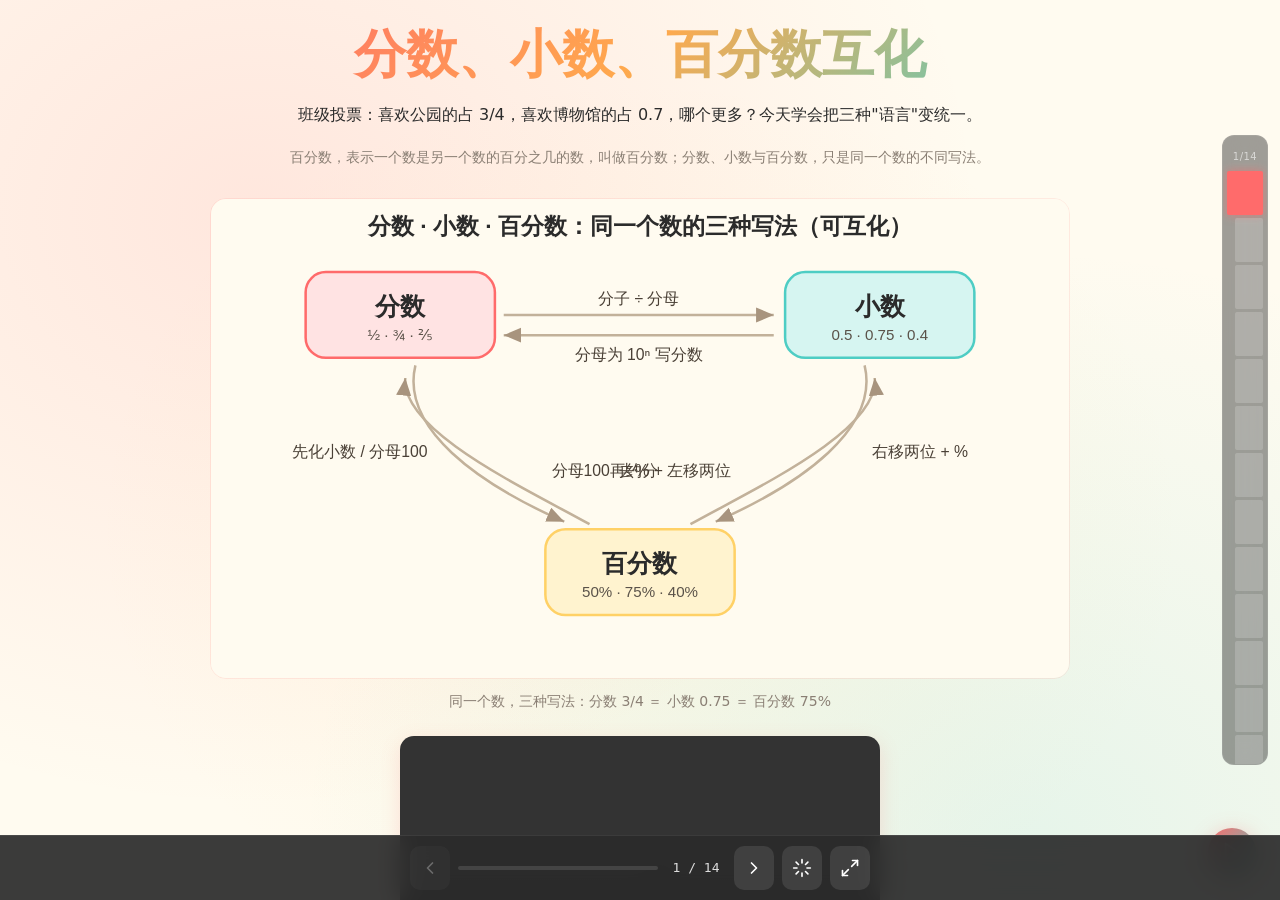
<file: math/math-e-fraction-decimal-percent/index.html>
<!doctype html>
<html lang="zh-CN">
<head>
<meta charset="utf-8">
<meta name="viewport" content="width=device-width, initial-scale=1.0, viewport-fit=cover">
<title>分数、小数、百分数互化</title>
<meta name="description" content="小学六年级数学：理解分数、小数、百分数的意义，掌握三者互化方法，能在情境中比较大小，感悟计数单位统一时运算的一致性。">

<!-- TeachAny routing meta -->
<meta name="course-id" content="math-e-fraction-decimal-percent">
<meta name="course-title" content="分数、小数、百分数互化">
<meta name="course-subject" content="math">
<meta name="course-grade" content="小学六年级">
<meta name="course-prereqs" content="math-e-fractions-meaning,math-e-decimals-intro">
<meta name="course-next" content="math-e-percentage-statistics">
<meta name="course-version" content="1.0.0">
<meta name="teachany-version" content="7.18.0">
<meta name="teachany-node" content="math-e-fraction-decimal-percent">
<meta name="teachany-subject" content="math">
<meta name="teachany-grade" content="6">
<meta name="teachany-stage" content="elementary">
<meta name="teachany-domain" content="number-algebra">
<meta name="teachany-prerequisites" content="分数的意义和性质,小数的意义">
<meta name="teachany-lesson-type" content="new-concept">
<meta name="teachany-free-mode" content="false">
<meta name="teachany-template-version" content="2.0">

<!-- 标准模块 + 音频播放器（CDN 绝对路径，便于本地预览与发布后加载；按用户要求不含 AI 学伴 / 品牌顶栏） -->
<link rel="stylesheet" href="https://weponusa.github.io/teachany-courseware/assets/scripts/teachany-tts-narrator.css">
<link rel="stylesheet" href="https://weponusa.github.io/teachany-courseware/assets/scripts/teachany-section-hints.css">
<link rel="stylesheet" href="https://weponusa.github.io/teachany-courseware/assets/scripts/teachany-audio-player.css">

<style>
/* ======================================================
   TeachAny v2 Design System — 小学(elementary) 暖色覆盖
   ====================================================== */
:root {
  --bg: #fffbf0;
  --bg-subtle: #fff6e6;
  --panel: #ffffff;
  --card: #ffffff;
  --card-elevated: #fffdf7;
  --line: #ffe0c2;
  --line-subtle: rgba(255, 107, 107, 0.12);
  --text: #2b2b2b;
  --text-secondary: #5a5249;
  --muted: #8a7f74;
  --brand: #ff6b6b;
  --brand-soft: rgba(255, 107, 107, 0.12);
  --brand-2: #4ecdc4;
  --brand-2-soft: rgba(78, 205, 196, 0.14);
  --accent: #ffd166;
  --accent-soft: rgba(255, 209, 102, 0.18);
  --ok: #2ecc71;
  --warn: #f4a261;
  --danger: #ef4444;
  --safe-top: env(safe-area-inset-top);
  --safe-bottom: env(safe-area-inset-bottom);
  --page-padding: 24px;
  --card-radius: 20px;
  --card-radius-sm: 14px;
  --slide-height: 100vh;
  --slide-height-fallback: 100dvh;
  --toolbar-height: 56px;
  --sidenav-width: 48px;
}

* { box-sizing: border-box; }
html, body { margin: 0; max-width: 100%; overflow-x: hidden; }
body.teachany-elementary {
  padding-top: var(--safe-top);
  background: var(--bg);
  color: var(--text);
  font-family: -apple-system, BlinkMacSystemFont, "PingFang SC", "Source Han Sans SC", system-ui, sans-serif;
  line-height: 1.75;
  font-size: 16px;
}
a { color: var(--brand); text-decoration: none; }
a:hover { text-decoration: underline; }
button, a, input, select, textarea { min-height: 44px; }
img, video, canvas, svg { max-width: 100%; height: auto; }
h1, h2, h3, h4 { margin: 0; }

.slide-container {
  scroll-snap-type: y mandatory;
  overflow-y: auto;
  height: var(--slide-height-fallback, var(--slide-height));
  scroll-behavior: smooth;
  -webkit-overflow-scrolling: touch;
}
body:not(.play-mode) .slide-container { scroll-snap-type: y proximity; }
body.play-mode .slide-container { scroll-snap-type: y mandatory; overflow: hidden; }

.slide-page {
  min-height: var(--slide-height-fallback, var(--slide-height));
  scroll-snap-align: start;
  display: flex;
  flex-direction: column;
  justify-content: center;
  align-items: center;
  padding: var(--page-padding);
  padding-bottom: calc(var(--page-padding) + var(--toolbar-height));
  position: relative;
  overflow: hidden;
}
.slide-page .slide-inner { max-width: 880px; width: 100%; position: relative; z-index: 2; margin: 0 auto; }
.slide-page .slide-inner > * { width: 100%; box-sizing: border-box; }
.card .card { padding: 18px; box-shadow: none; border: 1px solid var(--line-subtle); }

body.teachany-elementary .slide-page[data-page-type="cover"] {
  background:
    radial-gradient(ellipse at 20% 20%, rgba(255,107,107,0.14), transparent 50%),
    radial-gradient(ellipse at 80% 80%, rgba(78,205,196,0.14), transparent 50%),
    radial-gradient(ellipse at 50% 50%, rgba(255,209,102,0.10), transparent 60%);
  text-align: center;
}
body.teachany-elementary .slide-page[data-page-type="cover"] h1 {
  font-size: clamp(30px, 6.5vw, 52px);
  line-height: 1.18;
  background: linear-gradient(135deg, #ff6b6b 0%, #ffa94d 50%, #4ecdc4 100%);
  -webkit-background-clip: text;
  -webkit-text-fill-color: transparent;
  background-clip: text;
  margin-bottom: 16px;
}
body.teachany-elementary .slide-page[data-page-type="objectives"] {
  background: radial-gradient(circle at 0% 100%, rgba(46,204,113,0.10), transparent 40%), radial-gradient(circle at 100% 0%, rgba(255,107,107,0.08), transparent 40%);
}
body.teachany-elementary .slide-page[data-page-type="concept"] {
  background: radial-gradient(circle at 30% 20%, rgba(255,107,107,0.08), transparent 35%), radial-gradient(circle at 70% 80%, rgba(78,205,196,0.08), transparent 35%);
}
body.teachany-elementary .slide-page[data-page-type="interactive"] {
  background: radial-gradient(circle at 50% 0%, rgba(46,204,113,0.10), transparent 40%), radial-gradient(circle at 80% 100%, rgba(255,107,107,0.06), transparent 35%);
}
body.teachany-elementary .slide-page[data-page-type="quiz"] {
  background: radial-gradient(circle at 20% 80%, rgba(244,162,97,0.10), transparent 35%), radial-gradient(circle at 80% 20%, rgba(78,205,196,0.08), transparent 35%);
}
body.teachany-elementary .slide-page[data-page-type="summary"] {
  background: radial-gradient(circle at 50% 50%, rgba(255,107,107,0.08), transparent 45%), radial-gradient(circle at 20% 20%, rgba(78,205,196,0.06), transparent 30%);
}

.card {
  background: linear-gradient(160deg, #ffffff, #fff6e6);
  border: 1px solid var(--line-subtle);
  border-radius: var(--card-radius);
  padding: 24px;
  box-shadow: 0 6px 28px rgba(255,150,90,0.10), 0 1px 0 rgba(255,255,255,0.6) inset;
  transition: transform 0.2s ease, box-shadow 0.2s ease;
}
.card:hover { transform: translateY(-2px); box-shadow: 0 10px 36px rgba(255,150,90,0.16); }
.card-accent { border-top: 3px solid; border-image: linear-gradient(90deg, #ff6b6b, #4ecdc4) 1; }
.card-glow { box-shadow: 0 6px 28px rgba(78,205,196,0.16), 0 0 40px rgba(78,205,196,0.08); }

.section-header { display: flex; align-items: center; gap: 10px; margin-bottom: 16px; flex-wrap: wrap; }
.section-header h2 { font-size: clamp(20px, 4vw, 26px); font-weight: 700; line-height: 1.3; }

.phase-tag {
  display: inline-flex; align-items: center; gap: 6px; color: #ff6b6b;
  background: rgba(255,107,107,0.12); border: 1px solid rgba(255,107,107,0.25);
  border-radius: 999px; padding: 5px 12px; font-size: 12px; font-weight: 600; letter-spacing: 0.5px; text-transform: uppercase;
}
.phase-tag[data-variant="success"] { color: #1f9e57; background: rgba(46,204,113,0.12); border-color: rgba(46,204,113,0.25); }
.phase-tag[data-variant="purple"] { color: #2bb3a8; background: rgba(78,205,196,0.14); border-color: rgba(78,205,196,0.28); }
.phase-tag[data-variant="warn"] { color: #d98324; background: rgba(244,162,97,0.12); border-color: rgba(244,162,97,0.25); }

.grid { display: grid; grid-template-columns: 1fr; gap: 12px; width: 100%; }
.grid.grid-2 { grid-template-columns: repeat(2, 1fr); }
.grid.grid-3 { grid-template-columns: repeat(3, 1fr); }
.grid > * { min-width: 0; }
.grid-2col { display: grid; grid-template-columns: 1fr 1fr; gap: 12px; }
.flex-row { display: flex; gap: 12px; margin-top: 14px; align-items: center; flex-wrap: wrap; }
.flex-row .choice { flex: 1; min-width: 120px; text-align: center; }

.objectives { display: grid; grid-template-columns: 1fr; gap: 10px; list-style: none; padding: 0; }
.objectives li {
  display: flex; align-items: flex-start; gap: 10px; padding: 12px 16px;
  border-radius: var(--card-radius-sm); background: rgba(255,107,107,0.06); border: 1px solid var(--line-subtle);
  transition: background 0.2s;
}
.objectives li:hover { background: rgba(255,107,107,0.12); }
.objectives li::before { content: "✦"; color: #ff6b6b; font-size: 14px; margin-top: 2px; flex-shrink: 0; }

.choice {
  width: 100%; text-align: left; border: 1px solid rgba(255,107,107,0.22);
  border-radius: var(--card-radius-sm); background: rgba(255,107,107,0.05); color: var(--text);
  padding: 16px 20px; cursor: pointer; font-size: 15px; line-height: 1.5; transition: all 0.2s ease;
}
.choice:hover { background: rgba(255,107,107,0.12); border-color: rgba(255,107,107,0.4); transform: translateX(4px); }
.choice.selected { border-color: #ff6b6b; background: rgba(255,107,107,0.16); box-shadow: 0 0 0 3px rgba(255,107,107,0.12); }
.choice.correct { border-color: var(--ok); background: rgba(46,204,113,0.14); }
.choice.wrong { border-color: var(--danger); background: rgba(239,68,68,0.10); }
/* 测验选项之间留出竖向间距，避免按钮紧贴在一起 */
.quiz-block .choice + .choice { margin-top: 12px; }

input, textarea {
  width: 100%; border-radius: 12px; border: 1px solid var(--line); background: #fffdf7; color: var(--text);
  padding: 14px 16px; font-size: 15px; transition: border-color 0.2s, box-shadow 0.2s;
}
input:focus, textarea:focus { outline: none; border-color: #ff6b6b; box-shadow: 0 0 0 3px rgba(255,107,107,0.14); }

.result { padding: 16px 20px; border-radius: var(--card-radius-sm); background: rgba(46,204,113,0.10); border: 1px solid rgba(46,204,113,0.22); font-size: 15px; line-height: 1.6; }
.result.warn { background: rgba(244,162,97,0.10); border-color: rgba(244,162,97,0.25); }
.result.error { background: rgba(239,68,68,0.10); border-color: rgba(239,68,68,0.22); }

.ta-standard-figure { margin: 20px auto; max-width: 860px; }
.ta-standard-figure img { display: block; width: 100%; border-radius: 16px; border: 1px solid var(--line-subtle); }
.ta-standard-figure figcaption { margin-top: 10px; color: var(--muted); font-size: 14px; text-align: center; }

.slide-progress-bar { position: fixed; top: 0; left: 0; height: 3px; background: linear-gradient(90deg, #ff6b6b, #4ecdc4); z-index: 200; transition: width 0.3s ease; border-radius: 0 2px 2px 0; }

.slide-toolbar {
  position: fixed; bottom: 0; left: 0; right: 0; z-index: 100;
  display: flex; align-items: center; justify-content: center; gap: 8px; padding: 10px 20px;
  padding-bottom: calc(10px + var(--safe-bottom));
  background: rgba(43,43,43,0.92); backdrop-filter: blur(12px); border-top: 1px solid rgba(255,255,255,0.08);
  transform: translateY(100%); transition: transform 0.3s ease;
}
body.play-mode .slide-toolbar, body.toolbar-visible .slide-toolbar { transform: translateY(0); }
.toolbar-btn { display: inline-flex; align-items: center; justify-content: center; width: 40px; height: 40px; border: none; border-radius: 10px; background: rgba(255,255,255,0.10); color: #fff; cursor: pointer; transition: all 0.2s; font-size: 18px; }
.toolbar-btn:hover { background: rgba(255,255,255,0.18); }
.toolbar-btn.active { background: rgba(255,107,107,0.25); color: #ffd0d0; }
.toolbar-btn svg { width: 20px; height: 20px; fill: none; stroke: currentColor; stroke-width: 2; stroke-linecap: round; stroke-linejoin: round; }
.toolbar-page-info { color: #ddd; font-size: 13px; font-family: ui-monospace, SFMono-Regular, Menlo, monospace; min-width: 60px; text-align: center; }
.toolbar-progress { flex: 1; max-width: 200px; height: 4px; background: rgba(255,255,255,0.12); border-radius: 2px; overflow: hidden; cursor: pointer; }
.toolbar-progress-fill { height: 100%; background: linear-gradient(90deg, #ff6b6b, #4ecdc4); border-radius: 2px; transition: width 0.3s ease; }

.slide-sidenav {
  position: fixed; right: 12px; top: 50%; transform: translateY(-50%); z-index: 90;
  display: flex; flex-direction: column; align-items: flex-end; gap: 3px; opacity: 0; transition: opacity 0.3s ease;
  max-height: 70vh; overflow-y: auto; scrollbar-width: none; padding: 8px 4px; border-radius: 12px;
  background: rgba(43,43,43,0.45); backdrop-filter: blur(12px); border: 1px solid rgba(255,255,255,0.08);
}
.slide-sidenav::-webkit-scrollbar { display: none; }
body.play-mode .slide-sidenav, body.toolbar-visible .slide-sidenav { opacity: 1; }
.sidenav-dot { width: 28px; height: 4px; border-radius: 2px; background: rgba(255,255,255,0.18); border: none; cursor: pointer; transition: all 0.3s cubic-bezier(0.4,0,0.2,1); position: relative; padding: 0; flex-shrink: 0; }
.sidenav-dot:hover { background: rgba(255,107,107,0.6); width: 36px; }
.sidenav-dot.active { background: #ff6b6b; width: 36px; height: 5px; box-shadow: 0 0 10px rgba(255,107,107,0.6); }
.sidenav-dot[data-tooltip]::before {
  content: attr(data-tooltip); position: absolute; right: calc(100% + 10px); top: 50%; transform: translateY(-50%);
  padding: 5px 10px; background: rgba(43,43,43,0.96); border: 1px solid rgba(255,255,255,0.12); border-radius: 6px;
  color: #fff; font-size: 11px; white-space: nowrap; opacity: 0; pointer-events: none; transition: opacity 0.2s;
}
.sidenav-dot:hover[data-tooltip]::before { opacity: 1; }
.sidenav-counter { font-size: 10px; color: rgba(255,255,255,0.6); text-align: center; padding: 4px 0 2px; font-variant-numeric: tabular-nums; letter-spacing: 0.5px; width: 100%; }

.play-mode-fab {
  position: fixed; bottom: 24px; right: 24px; z-index: 90; width: 48px; height: 48px; border-radius: 50%; border: none;
  background: linear-gradient(135deg, #ff6b6b, #4ecdc4); color: #fff; cursor: pointer; display: flex; align-items: center; justify-content: center;
  box-shadow: 0 4px 20px rgba(255,107,107,0.35); transition: all 0.3s ease;
}
.play-mode-fab:hover { transform: scale(1.1); }
.play-mode-fab svg { width: 22px; height: 22px; fill: none; stroke: currentColor; stroke-width: 2; stroke-linecap: round; stroke-linejoin: round; }

.step-grid { display: grid; grid-template-columns: 1fr; gap: 8px; margin-top: 12px; }
.step-item { display: flex; gap: 10px; padding: 12px 14px; border-radius: 12px; background: rgba(78,205,196,0.08); border: 1px solid var(--line-subtle); }
.step-item .num { flex-shrink: 0; width: 26px; height: 26px; border-radius: 50%; background: #4ecdc4; color: #fff; display: grid; place-items: center; font-weight: 700; font-size: 14px; }
.kp-tag { display: inline-block; font-size: 12px; font-family: ui-monospace, monospace; color: #2bb3a8; background: rgba(78,205,196,0.14); border: 1px solid rgba(78,205,196,0.3); border-radius: 6px; padding: 2px 8px; margin-left: 6px; }

.canvas-wrap { overflow: auto; background: #fffdf7; border: 1px solid var(--line-subtle); border-radius: 16px; padding: 16px; }
.formula { font-family: ui-monospace, SFMono-Regular, Menlo, monospace; background: rgba(255,209,102,0.16); border: 1px solid rgba(255,209,102,0.4); border-radius: 10px; padding: 10px 14px; display: inline-block; margin: 6px 0; color: #7a5a00; }
.hint-box { margin-top: 12px; padding: 12px 16px; border-radius: 12px; background: rgba(244,162,97,0.10); border: 1px dashed rgba(244,162,97,0.5); font-size: 14px; }

/* 互化转换器 */
.conv-grid { display: grid; grid-template-columns: 1fr 1fr 1fr; gap: 12px; margin: 14px 0; }
.conv-cell { background: #fffdf7; border: 1px solid var(--line); border-radius: 14px; padding: 14px; text-align: center; }
.conv-cell .lbl { font-size: 13px; color: var(--muted); margin-bottom: 6px; }
.conv-cell input { text-align: center; font-size: 18px; font-weight: 700; }
.conv-cell .out { font-size: 20px; font-weight: 800; color: #ff6b6b; min-height: 28px; }
.arrow-note { text-align:center; color: var(--muted); font-size: 13px; margin: 6px 0; }
#percentGrid { display: grid; grid-template-columns: repeat(10, 1fr); gap: 2px; width: 100%; max-width: 320px; margin: 12px auto; }
#percentGrid .pc { aspect-ratio: 1; border-radius: 3px; background: #ffe9d6; }
#percentGrid .pc.on { background: linear-gradient(135deg,#ff6b6b,#ffa94d); }
#numline { width: 100%; max-width: 520px; margin: 10px auto; display: block; }

@media (max-width: 768px) {
  :root { --page-padding: 16px; --card-radius: 16px; }
  .slide-page { padding: 16px 14px; padding-bottom: calc(16px + var(--toolbar-height)); }
  .grid, .grid-2, .grid-3, .objectives, .grid-2col, .conv-grid { grid-template-columns: 1fr !important; }
  .flex-row { flex-direction: column; }
  .flex-row .choice { min-width: 100%; }
  .card { padding: 18px; }
  .slide-sidenav { right: 6px; }
}
.text-gradient { background: linear-gradient(135deg, #ff6b6b, #4ecdc4); -webkit-background-clip: text; -webkit-text-fill-color: transparent; background-clip: text; }
.animate-in { animation: fadeUp 0.5s ease-out both; }
@keyframes fadeUp { from { opacity: 0; transform: translateY(16px); } to { opacity: 1; transform: translateY(0); } }
</style>
</head>
<body class="teachany-elementary">

<div class="slide-progress-bar" id="slide-progress-bar" style="width: 0%"></div>

<div class="slide-container" id="slide-container">

  <!-- Page 0: Cover -->
  <section class="slide-page" data-page-type="cover" data-page-index="0" data-tts="hero" data-tsh="封面 - 同一个数为什么有三种写法">
    <div class="slide-inner">
      <h1>分数、小数、百分数互化</h1>
      <p class="subtitle">班级投票：喜欢公园的占 3/4，喜欢博物馆的占 0.7，哪个更多？今天学会把三种"语言"变统一。</p>
      <p style="color:var(--muted);font-size:14px;margin-top:10px">百分数，表示一个数是另一个数的百分之几的数，叫做百分数；分数、小数与百分数，只是同一个数的不同写法。</p>
      <figure class="ta-standard-figure" style="margin-top:28px">
        <img src="./assets/hero-infographic.svg" alt="分数、小数、百分数三种写法的等价关系与互化箭头知识结构图">
        <figcaption>同一个数，三种写法：分数 3/4 ＝ 小数 0.75 ＝ 百分数 75%</figcaption>
      </figure>
      <video controls preload="metadata" playsinline style="width:100%;max-width:480px;margin:22px auto 0;display:block;border-radius:14px;box-shadow:0 6px 20px rgba(255,107,107,0.18)">
        <source src="./assets/intro.mp4" type="video/mp4">
        你的浏览器不支持视频播放，可下载 assets/intro.mp4 查看。
      </video>
    </div>
  </section>

  <!-- Page 1: Problem Anchor -->
  <section class="slide-page" data-page-type="interactive" data-page-index="1" data-tts="problem-anchor" data-tsh="问题锚点 - 先确定你想解决的问题">
    <div class="slide-inner">
      <div class="card card-accent">
        <div class="section-header">
          <span class="phase-tag">Problem Anchor</span>
          <h2>今天想解决什么问题？</h2>
        </div>
        <p style="color:var(--muted);margin:0 0 16px">选一个你关心的问题，后面的内容会围绕它展开。</p>
        <div class="hint-box" style="margin-top:4px;background:var(--brand-soft);border-color:var(--brand)">💡 <b>为什么学？</b>我们已经会用分数、小数表示数量（已经知道），可一比较大小就糊涂——这就是今天要解决的问题（但…问题）；学会互化，它们就能"说同一种语言"（所以学）。</div>
        <div class="grid" id="problem-anchor-choices">
          <button class="choice" data-anchor-choice="投票比较：3/4 和 0.7 谁更多？">投票比较：3/4 和 0.7 谁更多？</button>
          <button class="choice" data-anchor-choice="打折：八折和降价20%一样便宜吗？">打折：八折和降价20%一样便宜吗？</button>
          <button class="choice" data-anchor-choice="命中率：投20中15，怎么算百分之几？">命中率：投20中15，怎么算百分之几？</button>
          <button class="choice" data-anchor-choice="我只是想搞懂它们怎么互化">我只是想搞懂它们怎么互化</button>
        </div>
        <label style="display:block;margin-top:20px;color:var(--muted);font-size:14px">或者，写下你自己的问题
          <input id="learner-question-input" placeholder="把你卡住的问题写在这里" style="margin-top:8px">
        </label>
        <p id="anchor-feedback" class="result warn" style="margin-top:16px">选择或输入后，本课会围绕你的问题展开。</p>
      </div>
    </div>
  </section>

  <!-- Page 2: Learning Objectives -->
  <section class="slide-page" data-page-type="objectives" data-page-index="2" data-tts="objectives" data-tsh="学习目标 - 明确这节课结束时能做到什么">
    <div class="slide-inner">
      <div class="card">
        <div class="section-header">
          <span class="phase-tag" data-variant="success">Objectives</span>
          <h2>学习目标</h2>
        </div>
        <ul class="objectives">
          <li>能把<strong>分数化成小数</strong>（分子÷分母），也会把小数化成分数并约分。</li>
          <li>能进行<strong>小数与百分数的互化</strong>（小数点移两位），以及分数与百分数的互化。</li>
          <li>能在具体情境中<strong>比较</strong>分数、小数、百分数的大小，体会"相同计数单位下运算一致"。</li>
        </ul>
      </div>
    </div>
  </section>

  <!-- Page 3: Pretest -->
  <section class="slide-page" data-page-type="quiz" data-page-index="3" data-tts="pretest" data-tsh="前测 - 先看看你已经会多少">
    <div class="slide-inner">
      <div class="card">
        <div class="section-header">
          <span class="phase-tag" data-variant="warn">Pretest</span>
          <h2>前测：先试试两题</h2>
        </div>
        <div class="quiz-block" data-correct="A">
          <p><strong>1.</strong> 0.25 等于下面哪个分数？</p>
          <button class="choice" data-opt="A">A. 1/4</button>
          <button class="choice" data-opt="B">B. 1/2</button>
          <button class="choice" data-opt="C">C. 1/5</button>
          <button class="choice" data-opt="D">D. 1/25</button>
          <p class="result" hidden></p>
        </div>
        <hr style="border:none;border-top:1px dashed var(--line);margin:16px 0">
        <div class="quiz-block" data-correct="B">
          <p><strong>2.</strong> 把 3/5 化成小数，结果是？</p>
          <button class="choice" data-opt="A">A. 0.35</button>
          <button class="choice" data-opt="B">B. 0.6</button>
          <button class="choice" data-opt="C">C. 0.5</button>
          <button class="choice" data-opt="D">D. 0.3</button>
          <p class="result" hidden></p>
        </div>
      </div>
    </div>
  </section>

  <!-- Page 4: Concept 分数↔小数 -->
  <section class="slide-page" data-page-type="concept" data-page-index="4" data-tts="concept-fd" data-tsh="概念 - 分数与小数怎么互化">
    <div class="slide-inner">
      <div class="card">
        <div class="section-header">
          <span class="phase-tag">Concept 1</span>
          <h2>分数 ⇄ 小数</h2>
        </div>
        <p>分数和小数说的是同一类"部分与整体"，差别只在写法。</p>
        <div class="grid grid-2">
          <div class="inner-card" style="border:1px solid var(--line-subtle);border-radius:12px;padding:14px">
            <strong>分数 → 小数</strong>
            <ul style="margin:8px 0 0;padding-left:18px">
              <li>分母是 10、100、1000：直接写，看分母几个 0。如 7/10 = 0.7，13/100 = 0.13。</li>
              <li>一般分数：<span class="formula">分子 ÷ 分母</span>。1/4 = 1÷4 = 0.25；3/8 = 0.375。</li>
            </ul>
          </div>
          <div class="inner-card" style="border:1px solid var(--line-subtle);border-radius:12px;padding:14px">
            <strong>小数 → 分数</strong>
            <ul style="margin:8px 0 0;padding-left:18px">
              <li>看有几位小数，1 后写几个 0 作分母，去小数点作分子，再约分。</li>
              <li>0.6 = 6/10 = 3/5；0.125 = 125/1000 = 1/8。</li>
            </ul>
          </div>
        </div>
        <div class="hint-box">⚠️ 易错 <span class="kp-tag">err-2</span>：分数化小数别搞反——是<b>分子÷分母</b>（1÷4），不是 4÷1，也不是 0.14。</div>
      </div>
    </div>
  </section>

  <!-- Page 5: Concept 小数↔百分数 -->
  <section class="slide-page" data-page-type="concept" data-page-index="5" data-tts="concept-dp" data-tsh="概念 - 小数与百分数怎么互化">
    <div class="slide-inner">
      <div class="card">
        <div class="section-header">
          <span class="phase-tag">Concept 2</span>
          <h2>小数 ⇄ 百分数</h2>
        </div>
        <div class="grid grid-2">
          <div class="inner-card" style="border:1px solid var(--line-subtle);border-radius:12px;padding:14px">
            <strong>小数 → 百分数</strong>
            <p style="margin:8px 0">小数点向<strong>右</strong>移两位，加 %。</p>
            <p class="formula">0.25 → 25%　|　1.2 → 120%</p>
          </div>
          <div class="inner-card" style="border:1px solid var(--line-subtle);border-radius:12px;padding:14px">
            <strong>百分数 → 小数</strong>
            <p style="margin:8px 0">去 %，小数点向<strong>左</strong>移两位。</p>
            <p class="formula">75% → 0.75　|　120% → 1.20</p>
          </div>
        </div>
        <div class="hint-box">⚠️ 易错 <span class="kp-tag">err-1</span>：小数化百分数要<strong>右</strong>移两位（0.25→25%），不是左移成 2.5%。<br>⚠️ 易错 <span class="kp-tag">err-3</span>：120% 去 % 左移两位是 1.20，不是 0.012，也不是 120。</div>
      </div>
    </div>
  </section>

  <!-- Page 6: Concept 分数↔百分数 -->
  <section class="slide-page" data-page-type="concept" data-page-index="6" data-tts="concept-fp" data-tsh="概念 - 分数与百分数怎么互化">
    <div class="slide-inner">
      <div class="card">
        <div class="section-header">
          <span class="phase-tag">Concept 3</span>
          <h2>分数 ⇄ 百分数</h2>
        </div>
        <p>最稳的办法：先化小数，再化百分数。</p>
        <div class="step-grid">
          <div class="step-item"><span class="num">1</span><div>分数 → 小数：分子÷分母。如 1/4 = 0.25。</div></div>
          <div class="step-item"><span class="num">2</span><div>小数 → 百分数：右移两位加 %。0.25 → 25%。所以 <b>1/4 = 25%</b>。</div></div>
          <div class="step-item"><span class="num">3</span><div>反过来：百分数 → 分数，先化小数再化分数并约分。75% = 0.75 = 75/100 = 3/4。</div></div>
        </div>
        <div class="hint-box">💡 约分不成整数的百分数（如 1/3 ≈ 33.3%）用"约等于"，课标只要求会化、不必把循环小数化成分数。</div>
      </div>
    </div>
  </section>

  <!-- Page 7: Worked Example -->
  <section class="slide-page" data-page-type="concept" data-page-index="7" data-tts="worked" data-tsh="习题讲解 - 完整解题步骤与易错提示">
    <div class="slide-inner">
      <div class="card card-accent">
        <div class="section-header">
          <span class="phase-tag" data-variant="purple">Worked Example</span>
          <h2>例题：比较并排序</h2>
        </div>
        <p>把 <b>3/4、0.72、75%</b> 化成同一种形式，按从大到小排列。<span class="kp-tag">ex-1</span></p>
        <div class="step-grid">
          <div class="step-item"><span class="num">1</span><div>统一化成小数最方便：3/4 = 3÷4 = <b>0.75</b>；75% = 75÷100 = <b>0.75</b>；0.72 不变。</div></div>
          <div class="step-item"><span class="num">2</span><div>比较：0.75 = 0.75 &gt; 0.72。</div></div>
          <div class="step-item"><span class="num">3</span><div>结论：<b>3/4 = 75% &gt; 0.72</b>。两种写法其实相等！</div></div>
        </div>
        <div class="hint-box">🎯 关键：比较前先<strong>统一计数单位</strong>（都化小数）。这正是整数、分数、小数加减运算都要"相同计数单位"的一致思想。</div>
      </div>
    </div>
  </section>

  <!-- Page 8: Interactive 转换器 -->
  <section class="slide-page" data-page-type="interactive" data-page-index="8" data-tts="interactive" data-tsh="动手互化 - 输入一个数看另两种写法">
    <div class="slide-inner">
      <div class="card card-glow">
        <div class="section-header">
          <span class="phase-tag" data-variant="success">Try it</span>
          <h2>互化转换器</h2>
        </div>
        <p style="color:var(--muted);margin:0 0 8px">改任意一个框，另外两个会跟着变；下方正方形会按百分数涂色，数轴会标出位置。</p>
        <div class="conv-grid">
          <div class="conv-cell">
            <div class="lbl">分数（分子/分母）</div>
            <input id="cvNum" type="number" value="3" min="0" style="width:64px;display:inline-block"> /
            <input id="cvDen" type="number" value="4" min="1" style="width:64px;display:inline-block">
            <div class="out" id="cvFracOut">3/4</div>
          </div>
          <div class="conv-cell">
            <div class="lbl">小数</div>
            <input id="cvDec" type="number" step="0.0001" value="0.75" style="font-size:18px">
            <div class="out" id="cvDecOut">0.75</div>
          </div>
          <div class="conv-cell">
            <div class="lbl">百分数</div>
            <input id="cvPct" type="number" step="0.1" value="75" style="font-size:18px">
            <div class="out" id="cvPctOut">75%</div>
          </div>
        </div>
        <div id="percentGrid"></div>
        <canvas id="nlCanvas" width="520" height="84" aria-label="0到1的数轴，点击标出当前数值位置" style="width:100%;max-width:520px;height:auto;margin-top:6px;border-radius:10px;background:#fffdf7;border:1px solid var(--line)"></canvas>
        <p style="color:var(--muted);font-size:13px;margin:4px 0 0">点一下数轴，标出你想看的数（0～1）。</p>
        <p id="cvMsg" class="result" style="margin-top:10px">试试把分数改成 1/2、1/8，看看小数和百分数怎么变。</p>
      </div>
    </div>
  </section>

  <!-- Page 9: Fraction on number line (self-contained Canvas, no external dependency) -->
  <section class="slide-page" data-page-type="interactive" data-page-index="9" data-tts="explore" data-tsh="探究 - 在数轴上看分数 a/b 的位置">
    <div class="slide-inner">
      <div class="card">
        <div class="section-header">
          <span class="phase-tag" data-variant="purple">Explore</span>
          <h2>数轴上的分数</h2>
        </div>
        <p style="color:var(--muted);margin:0 0 10px">拖动滑块 a、b，看分数 a/b 落在 0–1 数轴的哪里，并读出它的小数、百分数写法。</p>
        <div style="display:flex;flex-wrap:wrap;gap:18px;align-items:center;margin-bottom:10px">
          <label style="font-size:14px">分子 a：<b id="fracAOut" style="color:var(--brand)">3</b>
            <input id="fracA" type="range" min="0" max="10" step="1" value="3" style="width:140px;vertical-align:middle;accent-color:var(--brand)">
          </label>
          <label style="font-size:14px">分母 b：<b id="fracBOut" style="color:var(--brand)">4</b>
            <input id="fracB" type="range" min="1" max="10" step="1" value="4" style="width:140px;vertical-align:middle;accent-color:var(--brand)">
          </label>
        </div>
        <canvas id="fracLineCanvas" width="640" height="120" aria-label="0到1的数轴，标出分数 a/b 的位置" style="width:100%;max-width:640px;height:auto;border-radius:10px;background:#fffdf7;border:1px solid var(--line)"></canvas>
        <p id="fracOut" class="result" style="margin-top:10px">3/4 = 0.75 = 75%</p>
        <div style="margin-top:8px;display:flex;flex-wrap:wrap;gap:8px">
          <button class="frac-preset" data-a="1" data-b="2" style="padding:6px 12px;border:1px solid var(--line);border-radius:999px;background:#fff;color:#2b2b2b;cursor:pointer;font-size:13px">1/2</button>
          <button class="frac-preset" data-a="1" data-b="4" style="padding:6px 12px;border:1px solid var(--line);border-radius:999px;background:#fff;color:#2b2b2b;cursor:pointer;font-size:13px">1/4</button>
          <button class="frac-preset" data-a="3" data-b="4" style="padding:6px 12px;border:1px solid var(--line);border-radius:999px;background:#fff;color:#2b2b2b;cursor:pointer;font-size:13px">3/4</button>
          <button class="frac-preset" data-a="1" data-b="3" style="padding:6px 12px;border:1px solid var(--line);border-radius:999px;background:#fff;color:#2b2b2b;cursor:pointer;font-size:13px">1/3</button>
          <button class="frac-preset" data-a="2" data-b="5" style="padding:6px 12px;border:1px solid var(--line);border-radius:999px;background:#fff;color:#2b2b2b;cursor:pointer;font-size:13px">2/5</button>
          <button class="frac-preset" data-a="1" data-b="10" style="padding:6px 12px;border:1px solid var(--line);border-radius:999px;background:#fff;color:#2b2b2b;cursor:pointer;font-size:13px">1/10</button>
        </div>
        <p style="font-size:13px;color:var(--muted);margin-top:10px">🛒 <b>生活场景</b>：商场「75 折」就是付原价的 75% ＝ 3/4 ＝ 0.75，在数轴上正好落在 3/4 处。把滑块拖到 a=3、b=4，就能看到「打 75 折」和分数 3/4 是同一个点。</p>
        <p style="font-size:12px;color:#8a7f74;margin-top:8px">💡 纯本地交互，无需联网；拖动滑块或点预设都能看到 a/b 在数轴上的位置。</p>
      </div>
    </div>
    <script>
    (function () {
      var cv = document.getElementById('fracLineCanvas'); if (!cv || !cv.getContext) return;
      var aEl = document.getElementById('fracA'), bEl = document.getElementById('fracB');
      var aOut = document.getElementById('fracAOut'), bOut = document.getElementById('fracBOut');
      var out = document.getElementById('fracOut');
      var ctx = cv.getContext('2d');
      function gcd(x, y) { x = Math.abs(x); y = Math.abs(y); while (y) { var t = y; y = x % y; x = t; } return x || 1; }
      function fmtDec(v) { var s = v.toFixed(4).replace(/0+$/, '').replace(/\.$/, ''); return s === '' ? '0' : s; }
      function fmtPct(v) { var p = v * 100; return Number.isInteger(p) ? String(p) : p.toFixed(1); }
      function draw() {
        var a = parseInt(aEl.value, 10), b = parseInt(bEl.value, 10); if (b < 1) b = 1;
        aOut.textContent = a; bOut.textContent = b;
        var v = a / b, g = gcd(a, b);
        var simp = (g > 1 && a > 0) ? (a / g) + '/' + (b / g) : (a + '/' + b);
        out.textContent = a + '/' + b + (g > 1 && a > 0 ? '（=' + simp + '）' : '') + ' = ' + fmtDec(v) + ' = ' + fmtPct(v) + '%';
        var W = cv.width, H = cv.height, x0 = 40, x1 = W - 40, y = H / 2 + 8;
        ctx.clearRect(0, 0, W, H);
        ctx.strokeStyle = '#a98c63'; ctx.lineWidth = 2;
        ctx.beginPath(); ctx.moveTo(x0, y); ctx.lineTo(x1, y); ctx.stroke();
        ctx.font = '13px sans-serif'; ctx.textAlign = 'center';
        [0, 0.25, 0.5, 0.75, 1].forEach(function (t) {
          var tx = x0 + t * (x1 - x0);
          ctx.beginPath(); ctx.moveTo(tx, y - 7); ctx.lineTo(tx, y + 7);
          ctx.strokeStyle = '#cbb89a'; ctx.lineWidth = 1.5; ctx.stroke();
          ctx.fillStyle = '#8a7f74';
          ctx.fillText(t === 0 ? '0' : String(t), tx, y + 24);
        });
        var px = x0 + Math.max(0, Math.min(1, v)) * (x1 - x0);
        ctx.beginPath(); ctx.arc(px, y, 8, 0, Math.PI * 2);
        ctx.fillStyle = '#ff6b6b'; ctx.fill(); ctx.strokeStyle = '#fff'; ctx.lineWidth = 2; ctx.stroke();
        ctx.fillStyle = '#ff6b6b'; ctx.font = 'bold 14px sans-serif';
        ctx.fillText(simp, px, y - 16);
      }
      aEl.addEventListener('input', draw);
      bEl.addEventListener('input', draw);
      Array.prototype.forEach.call(document.querySelectorAll('.frac-preset'), function (btn) {
        btn.addEventListener('click', function () {
          aEl.value = btn.getAttribute('data-a'); bEl.value = btn.getAttribute('data-b'); draw();
        });
      });
      draw();
    })();
    </script>
  </section>

  <!-- Page 10: Quiz 概念测试 -->
  <section class="slide-page" data-page-type="quiz" data-page-index="10" data-tts="quiz-concept" data-tsh="概念测试 - 即时反馈巩固">
    <div class="slide-inner">
      <div class="card">
        <div class="section-header">
          <span class="phase-tag">Check</span>
          <h2>概念测试</h2>
        </div>
        <div class="quiz-block" data-correct="A">
          <p><strong>1.</strong> 0.04 等于哪个百分数？</p>
          <button class="choice" data-opt="A">A. 4%</button>
          <button class="choice" data-opt="B">B. 40%</button>
          <button class="choice" data-opt="C">C. 0.4%</button>
          <button class="choice" data-opt="D">D. 4</button>
          <p class="result" hidden></p>
        </div>
        <hr style="border:none;border-top:1px dashed var(--line);margin:16px 0">
        <div class="quiz-block" data-correct="A">
          <p><strong>2.</strong> 把 5/8 化成小数？</p>
          <button class="choice" data-opt="A">A. 0.625</button>
          <button class="choice" data-opt="B">B. 0.58</button>
          <button class="choice" data-opt="C">C. 0.85</button>
          <button class="choice" data-opt="D">D. 0.6</button>
          <p class="result" hidden></p>
        </div>
        <hr style="border:none;border-top:1px dashed var(--line);margin:16px 0">
        <div class="quiz-block" data-correct="A">
          <p><strong>3.</strong> 60% 化成分数（最简）？</p>
          <button class="choice" data-opt="A">A. 3/5</button>
          <button class="choice" data-opt="B">B. 60/1</button>
          <button class="choice" data-opt="C">C. 6/100</button>
          <button class="choice" data-opt="D">D. 3/50</button>
          <p class="result" hidden></p>
        </div>
      </div>
    </div>
  </section>

  <!-- Page 11: Quiz 后测 -->
  <section class="slide-page" data-page-type="quiz" data-page-index="11" data-tts="quiz-post" data-tsh="后测 - 含情境迁移题">
    <div class="slide-inner">
      <div class="card">
        <div class="section-header">
          <span class="phase-tag" data-variant="warn">Posttest</span>
          <h2>后测：情境迁移</h2>
        </div>
        <div class="quiz-block" data-correct="B">
          <p><strong>1.</strong> 运动会小明投篮 20 次进 15 次，命中率是？</p>
          <button class="choice" data-opt="A">A. 15%</button>
          <button class="choice" data-opt="B">B. 75%</button>
          <button class="choice" data-opt="C">C. 0.75%</button>
          <button class="choice" data-opt="D">D. 7.5%</button>
          <p class="result" hidden></p>
        </div>
        <hr style="border:none;border-top:1px dashed var(--line);margin:16px 0">
        <div class="quiz-block" data-correct="A">
          <p><strong>2.</strong> 超市 A 打"八折"，超市 B"降价 20%"，哪个更便宜？</p>
          <button class="choice" data-opt="A">A. 一样便宜</button>
          <button class="choice" data-opt="B">B. A 更便宜</button>
          <button class="choice" data-opt="C">C. B 更便宜</button>
          <button class="choice" data-opt="D">D. 无法比较</button>
          <p class="result" hidden></p>
        </div>
        <hr style="border:none;border-top:1px dashed var(--line);margin:16px 0">
        <div class="quiz-block" data-correct="A">
          <p><strong>3.</strong> 0.375 化成分数（最简）？</p>
          <button class="choice" data-opt="A">A. 3/8</button>
          <button class="choice" data-opt="B">B. 375/1000</button>
          <button class="choice" data-opt="C">C. 1/3</button>
          <button class="choice" data-opt="D">D. 37.5%</button>
          <p class="result" hidden></p>
        </div>
      </div>
    </div>
  </section>

  <!-- Page 12: Summary -->
  <section class="slide-page" data-page-type="summary" data-page-index="12" data-tts="summary" data-tsh="总结 - 三种写法同数，统一计数单位">
    <div class="slide-inner">
      <div class="card card-glow">
        <div class="section-header">
          <span class="phase-tag" data-variant="success">Summary</span>
          <h2>一页记住</h2>
        </div>
        <div class="grid">
          <div class="summary-item"><span class="num">①</span><div><b>分数→小数</b>：分子÷分母（1/4=0.25）。</div></div>
          <div class="summary-item"><span class="num">②</span><div><b>小数→百分数</b>：右移两位加 %（0.25→25%）；反过来去 % 左移两位。</div></div>
          <div class="summary-item"><span class="num">③</span><div><b>分数→百分数</b>：先化小数再化百分数，或化成分母 100 的分数。</div></div>
          <div class="summary-item"><span class="num">④</span><div><b>比较大小</b>：先统一化成小数（统一计数单位）再比，最稳。</div></div>
        </div>
        <div class="hint-box">🌱 分数、小数、百分数只是<strong>同一个数的三种写法</strong>。互化的本质是统一计数单位——这正是整数、分数、小数运算一致性的起点。</div>
      </div>
    </div>
  </section>

  <!-- Page 12b: 综合与迁移（口诀 + 五镜头 + 分层练习） -->
  <section class="slide-page" data-page-type="summary" data-page-index="13" data-tts="apply" data-tsh="综合与迁移 - 口诀、五镜头与分层练习">
    <div class="slide-inner">
      <div class="card" style="background:var(--accent-soft);border:1px solid var(--accent)">
        <div class="section-header">
          <span class="phase-tag" data-variant="success">记忆锚点</span>
          <h2>🧠 口诀卡</h2>
        </div>
        <p style="margin:0">分变小数，<b>分子÷分母</b>；小变百分数，<b>右移两位加 %</b>；百分数变小，<b>去号左移两位</b>准。</p>
      </div>
      <div class="card" style="margin-top:16px">
        <div class="section-header">
          <span class="phase-tag" data-variant="purple">深层理解</span>
          <h2>🔍 五镜头看本质</h2>
        </div>
        <ul style="margin:0;padding-left:20px;line-height:1.9">
          <li><b>看见它</b>：分数、小数、百分数只是同一个数的三种"外衣"。</li>
          <li><b>拆开它</b>：分数=分子÷分母；小数=十进制位值；百分数=分母 100。</li>
          <li><b>解释它</b>：互化的本质是统一计数单位。</li>
          <li><b>比较它</b>：都化成小数再比，最稳。</li>
          <li><b>迁移它</b>：折扣、命中率、出勤率都用百分数表达。</li>
        </ul>
      </div>
      <div class="card" style="margin-top:16px">
        <div class="section-header">
          <span class="phase-tag" data-variant="warn">三段式练习</span>
          <h2>⭐ 分层练习</h2>
        </div>
        <ul style="margin:0;padding-left:20px;line-height:1.9">
          <li>⭐ <b>基础巩固</b>：把 1/2、0.4、60% 互化，并比较大小。</li>
          <li>⭐⭐ <b>能力应用</b>：0.125 = ( )%，3/8 = ( )%（填小数、百分数）。</li>
          <li>⭐⭐⭐ <b>迁移挑战</b>：衣服先涨 10% 再降 10%，现价与原价一样吗？为什么？</li>
        </ul>
      </div>
    </div>
  </section>

</div>

<div id="audio-config" data-teachany-audio hidden>
  <script type="application/json" data-teachany-audio-playlist>
[
  {"section":"hero","src":"tts/01-cover.mp3","title":"封面"},
  {"section":"problem-anchor","src":"tts/02-anchor.mp3","title":"问题锚点"},
  {"section":"objectives","src":"tts/03-objectives.mp3","title":"学习目标"},
  {"section":"concept-fd","src":"tts/04-concept-fd.mp3","title":"分数与小数互化"},
  {"section":"concept-dp","src":"tts/05-concept-dp.mp3","title":"小数与百分数互化"},
  {"section":"concept-fp","src":"tts/06-concept-fp.mp3","title":"分数与百分数互化"},
  {"section":"interactive","src":"tts/07-interactive.mp3","title":"动手互化"},
  {"section":"summary","src":"tts/08-summary.mp3","title":"总结"}
]
  </script>
</div>

<nav class="slide-sidenav" id="slide-sidenav" aria-label="页面导航"></nav>

<button class="play-mode-fab" id="play-mode-fab" aria-label="切换播放模式" title="切换播放模式">
  <svg id="fab-icon-play" viewBox="0 0 24 24"><polygon points="5 3 19 12 5 21 5 3"></polygon></svg>
  <svg id="fab-icon-browse" viewBox="0 0 24 24" style="display:none"><path d="M4 6h16M4 12h16M4 18h16"></path></svg>
</button>

<div class="slide-toolbar" id="slide-toolbar">
  <button class="toolbar-btn" id="tb-prev" aria-label="上一页" title="上一页"><svg viewBox="0 0 24 24"><polyline points="15 18 9 12 15 6"></polyline></svg></button>
  <div class="toolbar-progress" id="tb-progress" title="进度"><div class="toolbar-progress-fill" id="tb-progress-fill"></div></div>
  <span class="toolbar-page-info" id="tb-page-info">1 / 14</span>
  <button class="toolbar-btn" id="tb-next" aria-label="下一页" title="下一页"><svg viewBox="0 0 24 24"><polyline points="9 18 15 12 9 6"></polyline></svg></button>
  <button class="toolbar-btn" id="tb-autoplay" aria-label="自动播放" title="自动播放"><svg viewBox="0 0 24 24"><path d="M12 2v4M12 18v4M4.93 4.93l2.83 2.83M16.24 16.24l2.83 2.83M2 12h4M18 12h4M4.93 19.07l2.83-2.83M16.24 7.76l2.83-2.83"></path></svg></button>
  <button class="toolbar-btn" id="tb-fullscreen" aria-label="全屏" title="全屏"><svg viewBox="0 0 24 24"><polyline points="15 3 21 3 21 9"></polyline><polyline points="9 21 3 21 3 15"></polyline><line x1="21" y1="3" x2="14" y2="10"></line><line x1="3" y1="21" x2="10" y2="14"></line></svg></button>
</div>

<script>
(function() {
  'use strict';
  var container = document.getElementById('slide-container');
  var pages = Array.prototype.slice.call(document.querySelectorAll('.slide-page'));
  var totalPages = pages.length;
  var currentPage = 0, isPlayMode = false, isAutoPlay = false, autoPlayTimer = null;
  var progressBar = document.getElementById('slide-progress-bar');
  var sidenav = document.getElementById('slide-sidenav');
  var fab = document.getElementById('play-mode-fab');
  var fabIconPlay = document.getElementById('fab-icon-play');
  var fabIconBrowse = document.getElementById('fab-icon-browse');
  var toolbar = document.getElementById('slide-toolbar');
  var tbPrev = document.getElementById('tb-prev'), tbNext = document.getElementById('tb-next');
  var tbPageInfo = document.getElementById('tb-page-info');
  var tbProgressFill = document.getElementById('tb-progress-fill');
  var tbProgress = document.getElementById('tb-progress');
  var tbAutoplay = document.getElementById('tb-autoplay');
  var tbFullscreen = document.getElementById('tb-fullscreen');

  function buildSidenav() {
    sidenav.innerHTML = '';
    var counter = document.createElement('div'); counter.className = 'sidenav-counter'; counter.id = 'sidenav-counter';
    counter.textContent = '1/' + totalPages; sidenav.appendChild(counter);
    pages.forEach(function (page, i) {
      var dot = document.createElement('button');
      dot.className = 'sidenav-dot' + (i === 0 ? ' active' : '');
      dot.setAttribute('data-tooltip', (page.dataset.tsh || ('第' + (i + 1) + '页')).split(' - ')[0]);
      dot.setAttribute('aria-label', '跳转到第' + (i + 1) + '页');
      dot.addEventListener('click', function () { goToPage(i); });
      sidenav.appendChild(dot);
    });
  }
  function updateUI() {
    var progress = totalPages > 1 ? (currentPage / (totalPages - 1)) * 100 : 100;
    progressBar.style.width = progress + '%'; tbProgressFill.style.width = progress + '%';
    tbPageInfo.textContent = (currentPage + 1) + ' / ' + totalPages;
    sidenav.querySelectorAll('.sidenav-dot').forEach(function (d, i) { d.classList.toggle('active', i === currentPage); });
    var c = document.getElementById('sidenav-counter'); if (c) c.textContent = (currentPage + 1) + '/' + totalPages;
    tbPrev.style.opacity = currentPage === 0 ? '0.3' : '1';
    tbNext.style.opacity = currentPage === totalPages - 1 ? '0.3' : '1';
  }
  function goToPage(index) {
    if (index < 0 || index >= totalPages) return; currentPage = index;
    if (isPlayMode) pages[currentPage].scrollIntoView({ behavior: 'smooth', block: 'start' });
    else container.scrollTo({ top: pages[currentPage].offsetTop, behavior: 'smooth' });
    updateUI(); dispatchPageAudio();
  }
  function nextPage() { if (currentPage < totalPages - 1) goToPage(currentPage + 1); }
  function prevPage() { if (currentPage > 0) goToPage(currentPage - 1); }
  var scrollTimeout;
  container.addEventListener('scroll', function () {
    if (isPlayMode) return; clearTimeout(scrollTimeout);
    scrollTimeout = setTimeout(function () {
      var st = container.scrollTop, vh = container.clientHeight, closest = 0, min = Infinity;
      pages.forEach(function (p, i) { var d = Math.abs(p.offsetTop - st); if (d < min) { min = d; closest = i; } });
      if (closest !== currentPage) { currentPage = closest; updateUI(); }
    }, 100);
  });
  function togglePlayMode() {
    isPlayMode = !isPlayMode; document.body.classList.toggle('play-mode', isPlayMode);
    document.body.classList.toggle('toolbar-visible', isPlayMode);
    fabIconPlay.style.display = isPlayMode ? 'none' : 'block';
    fabIconBrowse.style.display = isPlayMode ? 'block' : 'none';
    if (isPlayMode) goToPage(currentPage);
  }
  fab.addEventListener('click', togglePlayMode);
  tbPrev.addEventListener('click', prevPage); tbNext.addEventListener('click', nextPage);
  tbProgress.addEventListener('click', function (e) { var r = tbProgress.getBoundingClientRect(); goToPage(Math.round(((e.clientX - r.left) / r.width) * (totalPages - 1))); });
  tbAutoplay.addEventListener('click', function () { isAutoPlay = !isAutoPlay; tbAutoplay.classList.toggle('active', isAutoPlay); if (isAutoPlay) startAuto(); else stopAuto(); });
  function startAuto() { stopAuto(); autoPlayTimer = setInterval(function () { if (currentPage < totalPages - 1) nextPage(); else { stopAuto(); isAutoPlay = false; tbAutoplay.classList.remove('active'); } }, 8000); }
  function stopAuto() { if (autoPlayTimer) { clearInterval(autoPlayTimer); autoPlayTimer = null; } }
  tbFullscreen.addEventListener('click', function () { if (!document.fullscreenElement) document.documentElement.requestFullscreen && document.documentElement.requestFullscreen(); else document.exitFullscreen && document.exitFullscreen(); });
  document.addEventListener('keydown', function (e) {
    if (e.target.tagName === 'INPUT' || e.target.tagName === 'TEXTAREA') return;
    if (e.key === 'ArrowRight' || e.key === 'ArrowDown' || e.key === ' ') { e.preventDefault(); nextPage(); }
    else if (e.key === 'ArrowLeft' || e.key === 'ArrowUp') { e.preventDefault(); prevPage(); }
    else if ((e.key === 'f' || e.key === 'F') && !e.ctrlKey && !e.metaKey) togglePlayMode();
    else if (e.key === 'Escape' && isPlayMode) togglePlayMode();
  });
  function dispatchPageAudio() {
    var ttsId = pages[currentPage].dataset.tts;
    if (ttsId && window.__TEACHANY_AUDIO_PLAYER__) window.__TEACHANY_AUDIO_PLAYER__.playSection(ttsId);
  }
  document.addEventListener('teachany-audio-ended', function () { if (isAutoPlay && currentPage < totalPages - 1) setTimeout(nextPage, 1000); });

  // Problem anchor
  window.__TEACHANY_LEARNER_QUESTION__ = '';
  window.__TEACHANY_TUTOR_CONFIG__ = {
    courseId: 'math-e-fraction-decimal-percent', courseTitle: '分数、小数、百分数互化',
    subject: 'math', grade: '6', nodeId: 'math-e-fraction-decimal-percent', lessonType: 'new-concept',
    getLearnerQuestion: function () { return window.__TEACHANY_LEARNER_QUESTION__ || ''; },
    getContext: function () { return (pages[currentPage] || document.body).innerText.slice(0, 3000); }
  };
  function setLearnerQuestion(q) {
    window.__TEACHANY_LEARNER_QUESTION__ = q || '';
    var fb = document.getElementById('anchor-feedback');
    if (fb) fb.textContent = q ? ('你的问题：' + q) : '选择或输入后，本课会围绕你的问题展开。';
  }
  document.querySelectorAll('[data-anchor-choice]').forEach(function (b) {
    b.addEventListener('click', function () {
      document.querySelectorAll('[data-anchor-choice]').forEach(function (x) { x.classList.remove('selected'); });
      b.classList.add('selected'); setLearnerQuestion(b.getAttribute('data-anchor-choice') || b.textContent.trim());
    });
  });
  document.getElementById('learner-question-input') && document.getElementById('learner-question-input').addEventListener('input', function (e) { setLearnerQuestion(e.target.value.trim()); });

  // Quiz handler
  document.querySelectorAll('.quiz-block').forEach(function (block) {
    var correct = block.getAttribute('data-correct');
    var fb = block.querySelector('.result');
    block.querySelectorAll('.choice').forEach(function (btn) {
      btn.addEventListener('click', function () {
        var picked = btn.getAttribute('data-opt');
        block.querySelectorAll('.choice').forEach(function (x) { x.classList.remove('correct', 'wrong'); });
        if (picked === correct) {
          btn.classList.add('correct');
          if (fb) { fb.hidden = false; fb.className = 'result'; fb.textContent = '✅ 答对了！'; }
        } else {
          btn.classList.add('wrong');
          var right = block.querySelector('[data-opt="' + correct + '"]'); if (right) right.classList.add('correct');
          if (fb) { fb.hidden = false; fb.className = 'result error'; fb.textContent = '❌ 再想想，正确答案是 ' + correct + '。'; }
        }
      });
    });
  });

  buildSidenav(); updateUI();
  document.body.classList.add('toolbar-visible');
  setTimeout(function () { if (!isPlayMode) document.body.classList.remove('toolbar-visible'); }, 3000);
  document.addEventListener('DOMContentLoaded', function () {
    var cv = document.querySelector('meta[name="course-version"]'); if (cv) document.getElementById('course-version-display').textContent = cv.content;
  });
})();
</script>

<!-- 转换器逻辑 -->
<script>
(function () {
  var num = document.getElementById('cvNum'), den = document.getElementById('cvDen');
  var dec = document.getElementById('cvDec'), pct = document.getElementById('cvPct');
  var fracOut = document.getElementById('cvFracOut'), decOut = document.getElementById('cvDecOut'), pctOut = document.getElementById('cvPctOut');
  var msg = document.getElementById('cvMsg');
  var grid = document.getElementById('percentGrid'), nlCanvas = document.getElementById('nlCanvas');
  // 构建 100 格百分比方块
  var cells = [];
  for (var i = 0; i < 100; i++) { var c = document.createElement('div'); c.className = 'pc'; grid.appendChild(c); cells.push(c); }
  function gcd(a, b) { return b ? gcd(b, a % b) : a; }
  function drawCanvas(v) {
    if (!nlCanvas) return;
    var ctx = nlCanvas.getContext('2d');
    var W = nlCanvas.width, H = nlCanvas.height, y = H / 2;
    ctx.clearRect(0, 0, W, H);
    var x0 = 20, x1 = W - 20;
    ctx.strokeStyle = '#a98c63'; ctx.lineWidth = 2;
    ctx.beginPath(); ctx.moveTo(x0, y); ctx.lineTo(x1, y); ctx.stroke();
    ctx.fillStyle = '#8a7f74';
    for (var i = 0; i <= 10; i++) {
      var tx = x0 + (i / 10) * (x1 - x0);
      ctx.beginPath(); ctx.moveTo(tx, y - 6); ctx.lineTo(tx, y + 6); ctx.stroke();
      ctx.font = '11px sans-serif'; ctx.textAlign = 'center'; ctx.fillText((i / 10), tx, y + 20);
    }
    var x = x0 + Math.max(0, Math.min(1, v)) * (x1 - x0);
    ctx.fillStyle = '#4ecdc4'; ctx.beginPath(); ctx.arc(x, y, 7, 0, Math.PI * 2); ctx.fill();
    ctx.strokeStyle = '#fff'; ctx.lineWidth = 2; ctx.stroke();
    ctx.fillStyle = '#4ecdc4'; ctx.font = 'bold 12px sans-serif'; ctx.textAlign = 'center'; ctx.fillText(v.toFixed(3), x, y - 14);
  }
  nlCanvas.addEventListener('pointerdown', function (e) {
    var r = nlCanvas.getBoundingClientRect();
    var rx = (e.clientX - r.left) / r.width * nlCanvas.width;
    var x0 = 20, x1 = nlCanvas.width - 20;
    var v = Math.max(0, Math.min(1, (rx - x0) / (x1 - x0)));
    dec.value = (Math.round(v * 1e4) / 1e4).toFixed(4).replace(/0+$/, '').replace(/\.$/, '') || '0';
    fromDecimal(); drawCanvas(v);
  });
  function renderFromDecimal(v) {
    if (!isFinite(v)) return;
    fracOut.textContent = num.value + '/' + (den.value || 1);
    decOut.textContent = v.toFixed(4).replace(/0+$/, '').replace(/\.$/, '') || '0';
    pctOut.textContent = (v * 100).toFixed(1).replace(/\.0$/, '') + '%';
    var pInt = Math.round(Math.max(0, Math.min(100, v * 100)));
    cells.forEach(function (c, i) { c.classList.toggle('on', i < pInt); });
    drawCanvas(Math.max(0, Math.min(1, v)));
  }
  function fromFraction() {
    var n = parseFloat(num.value), d = parseFloat(den.value);
    if (!d) { msg.textContent = '分母不能为 0。'; return; }
    var v = n / d; renderFromDecimal(v);
    dec.value = (Math.round(v * 1e6) / 1e6).toFixed(4).replace(/0+$/, '').replace(/\.$/, '') || '0';
    pct.value = Math.round(v * 1000) / 10;
    msg.textContent = n + '/' + d + ' = ' + (Math.round(v*1e4)/1e4) + ' = ' + (Math.round(v*1000)/10) + '%';
  }
  function fromDecimal() {
    var v = parseFloat(dec.value); if (isNaN(v)) return;
    var n = Math.round(v * 1000), d = 1000, g = gcd(n, d); n /= g; d /= g;
    num.value = n; den.value = d; renderFromDecimal(v);
    pct.value = Math.round(v * 1000) / 10;
    msg.textContent = v + ' = ' + n + '/' + d + ' = ' + (Math.round(v*1000)/10) + '%';
  }
  function fromPercent() {
    var p = parseFloat(pct.value); if (isNaN(p)) return;
    var v = p / 100; var n = Math.round(v * 1000), d = 1000, g = gcd(n, d); n /= g; d /= g;
    num.value = n; den.value = d; dec.value = (Math.round(v * 1e6) / 1e6).toFixed(4).replace(/0+$/, '').replace(/\.$/, '') || '0';
    renderFromDecimal(v); msg.textContent = p + '% = ' + v + ' = ' + n + '/' + d;
  }
  num.addEventListener('input', fromFraction); den.addEventListener('input', fromFraction);
  dec.addEventListener('input', fromDecimal); pct.addEventListener('input', fromPercent);
  fromFraction();
})();
</script>

<!-- 标准模块脚本（CDN，启用 mp3 旁白，不含 data-tts-disabled；按用户要求不含 AI 学伴 / 品牌顶栏） -->
<script src="https://weponusa.github.io/teachany-courseware/assets/scripts/teachany-tts-narrator.js" defer></script>
<script src="https://weponusa.github.io/teachany-courseware/assets/scripts/teachany-section-hints.js" defer></script>
<script src="https://weponusa.github.io/teachany-courseware/assets/scripts/teachany-audio-player.js?v=paged-20260521" defer></script>
</body>
</html>
</file>
<file: assets/style.css>
:root {
  --bg: #f6f8fc;
  --card: #ffffff;
  --text: #1f2933;
  --muted: #6b7280;
  --accent: #4f7cff;
  --accent-2: #7c5cff;
  --accent-soft: #eef3ff;
  --border: #e5e9f0;
  --shadow: 0 8px 24px rgba(79, 124, 255, .12);
  --radius: 14px;
}

* { box-sizing: border-box; }

html { scroll-behavior: smooth; }

body {
  margin: 0;
  font-family: -apple-system, BlinkMacSystemFont, "Segoe UI", "PingFang SC", "Microsoft YaHei", sans-serif;
  background: var(--bg);
  color: var(--text);
  line-height: 1.65;
}

a { color: var(--accent); text-decoration: none; }
a:hover { text-decoration: underline; }

/* ---------- Top bar ---------- */
.topbar {
  position: sticky;
  top: 0;
  z-index: 10;
  display: flex;
  align-items: center;
  justify-content: space-between;
  gap: 16px;
  padding: 14px 20px;
  background: rgba(255, 255, 255, .85);
  backdrop-filter: blur(8px);
  border-bottom: 1px solid var(--border);
}
.topbar .brand {
  font-weight: 700;
  font-size: 17px;
  display: flex;
  align-items: center;
  gap: 8px;
}
.topbar .brand .logo { font-size: 22px; }
.topbar .links { display: flex; gap: 14px; font-size: 14px; }
.topbar .links a { color: var(--muted); }
.topbar .links a:hover { color: var(--accent); text-decoration: none; }

/* ---------- Hero ---------- */
.hero {
  text-align: center;
  padding: 56px 16px 28px;
  background: linear-gradient(180deg, #eef3ff 0%, var(--bg) 100%);
}
.hero h1 { margin: 0 0 10px; font-size: 34px; letter-spacing: .5px; }
.hero p { margin: 0 auto; max-width: 640px; color: var(--muted); font-size: 16px; }

/* ---------- Search ---------- */
.search-wrap {
  max-width: 520px;
  margin: 22px auto 0;
  position: relative;
}
.search-wrap input {
  width: 100%;
  padding: 12px 16px 12px 42px;
  font-size: 15px;
  border: 1px solid var(--border);
  border-radius: 999px;
  background: #fff;
  outline: none;
  transition: border-color .15s, box-shadow .15s;
}
.search-wrap input:focus {
  border-color: var(--accent);
  box-shadow: 0 0 0 4px var(--accent-soft);
}
.search-wrap .icon {
  position: absolute;
  left: 16px; top: 50%;
  transform: translateY(-50%);
  color: var(--muted);
  font-size: 16px;
}

/* ---------- Grid of cards ---------- */
main {
  max-width: 1040px;
  margin: 0 auto;
  padding: 28px 16px 8px;
  display: grid;
  grid-template-columns: repeat(auto-fill, minmax(220px, 1fr));
  gap: 18px;
}
a.card {
  display: block;
  text-decoration: none;
  background: var(--card);
  border: 1px solid var(--border);
  border-radius: var(--radius);
  padding: 22px;
  color: var(--text);
  transition: transform .15s ease, box-shadow .15s ease, border-color .15s ease;
}
a.card:hover {
  transform: translateY(-4px);
  box-shadow: var(--shadow);
  border-color: var(--accent);
  text-decoration: none;
}
.card .emoji { font-size: 32px; }
.card .name { font-size: 18px; font-weight: 700; margin-top: 10px; }
.card .en { font-size: 12px; color: var(--muted); font-weight: 500; }
.card .desc { font-size: 13px; color: var(--muted); margin-top: 6px; }
.card .count {
  display: inline-block;
  margin-top: 12px;
  font-size: 12px;
  color: var(--accent);
  background: var(--accent-soft);
  padding: 2px 10px;
  border-radius: 999px;
}

/* ---------- Subject page ---------- */
.subject-header {
  text-align: center;
  padding: 44px 16px 12px;
}
.subject-header .big-emoji { font-size: 44px; }
.subject-header h1 { margin: 8px 0 4px; font-size: 28px; }
.subject-header .sub { color: var(--muted); font-size: 14px; }
.subject-intro {
  max-width: 760px;
  margin: 18px auto 0;
  padding: 0 16px;
  color: #374151;
  font-size: 15px;
}

.chapters {
  max-width: 1040px;
  margin: 0 auto;
  padding: 24px 16px 8px;
}
.chapter {
  margin-bottom: 30px;
}
.chapter h2 {
  font-size: 20px;
  margin: 0 0 14px;
  padding-left: 12px;
  border-left: 4px solid var(--accent);
}
.stage { margin-bottom: 38px; }
.stage > h2 {
  font-size: 22px;
  margin: 0 0 18px;
  padding: 7px 18px;
  display: inline-block;
  border-radius: 999px;
  background: linear-gradient(90deg, var(--accent) 0%, var(--accent-2) 100%);
  color: #fff;
  border-left: none;
}
.topics {
  display: grid;
  grid-template-columns: repeat(auto-fill, minmax(240px, 1fr));
  gap: 14px;
}
.topic {
  background: var(--card);
  border: 1px solid var(--border);
  border-radius: 12px;
  padding: 16px;
  transition: transform .12s ease, box-shadow .12s ease, border-color .12s ease;
}
.topic:hover {
  transform: translateY(-3px);
  box-shadow: var(--shadow);
  border-color: var(--accent);
}
.topic .t-title { font-weight: 600; font-size: 15px; }
.topic .t-desc { font-size: 13px; color: var(--muted); margin-top: 6px; }

/* ---------- Empty / footer ---------- */
.empty {
  text-align: center;
  color: var(--muted);
  padding: 40px 16px;
  font-size: 15px;
}
footer {
  text-align: center;
  color: var(--muted);
  font-size: 13px;
  padding: 40px 16px 56px;
}
footer a { color: var(--muted); }

.is-hidden { display: none !important; }

@media (max-width: 560px) {
  .hero h1 { font-size: 27px; }
  main { grid-template-columns: repeat(auto-fill, minmax(150px, 1fr)); }
}
</file>
